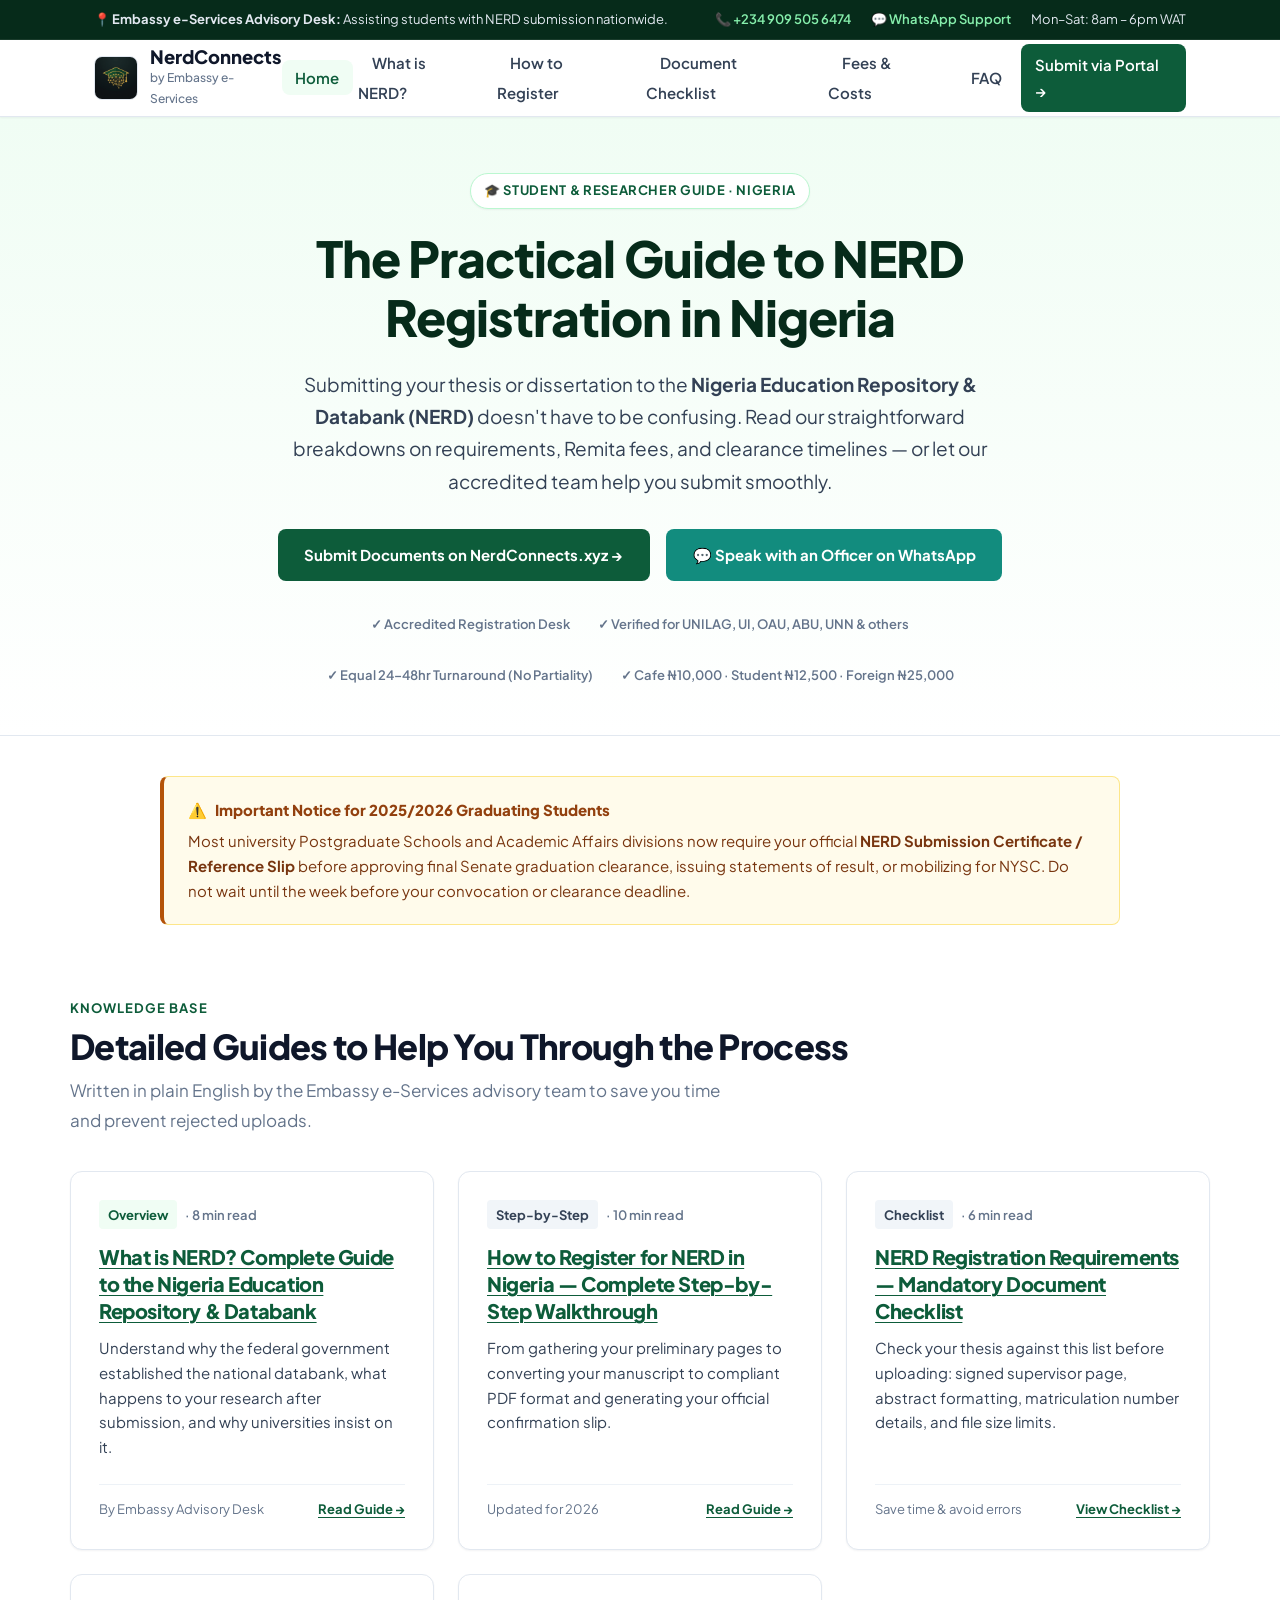
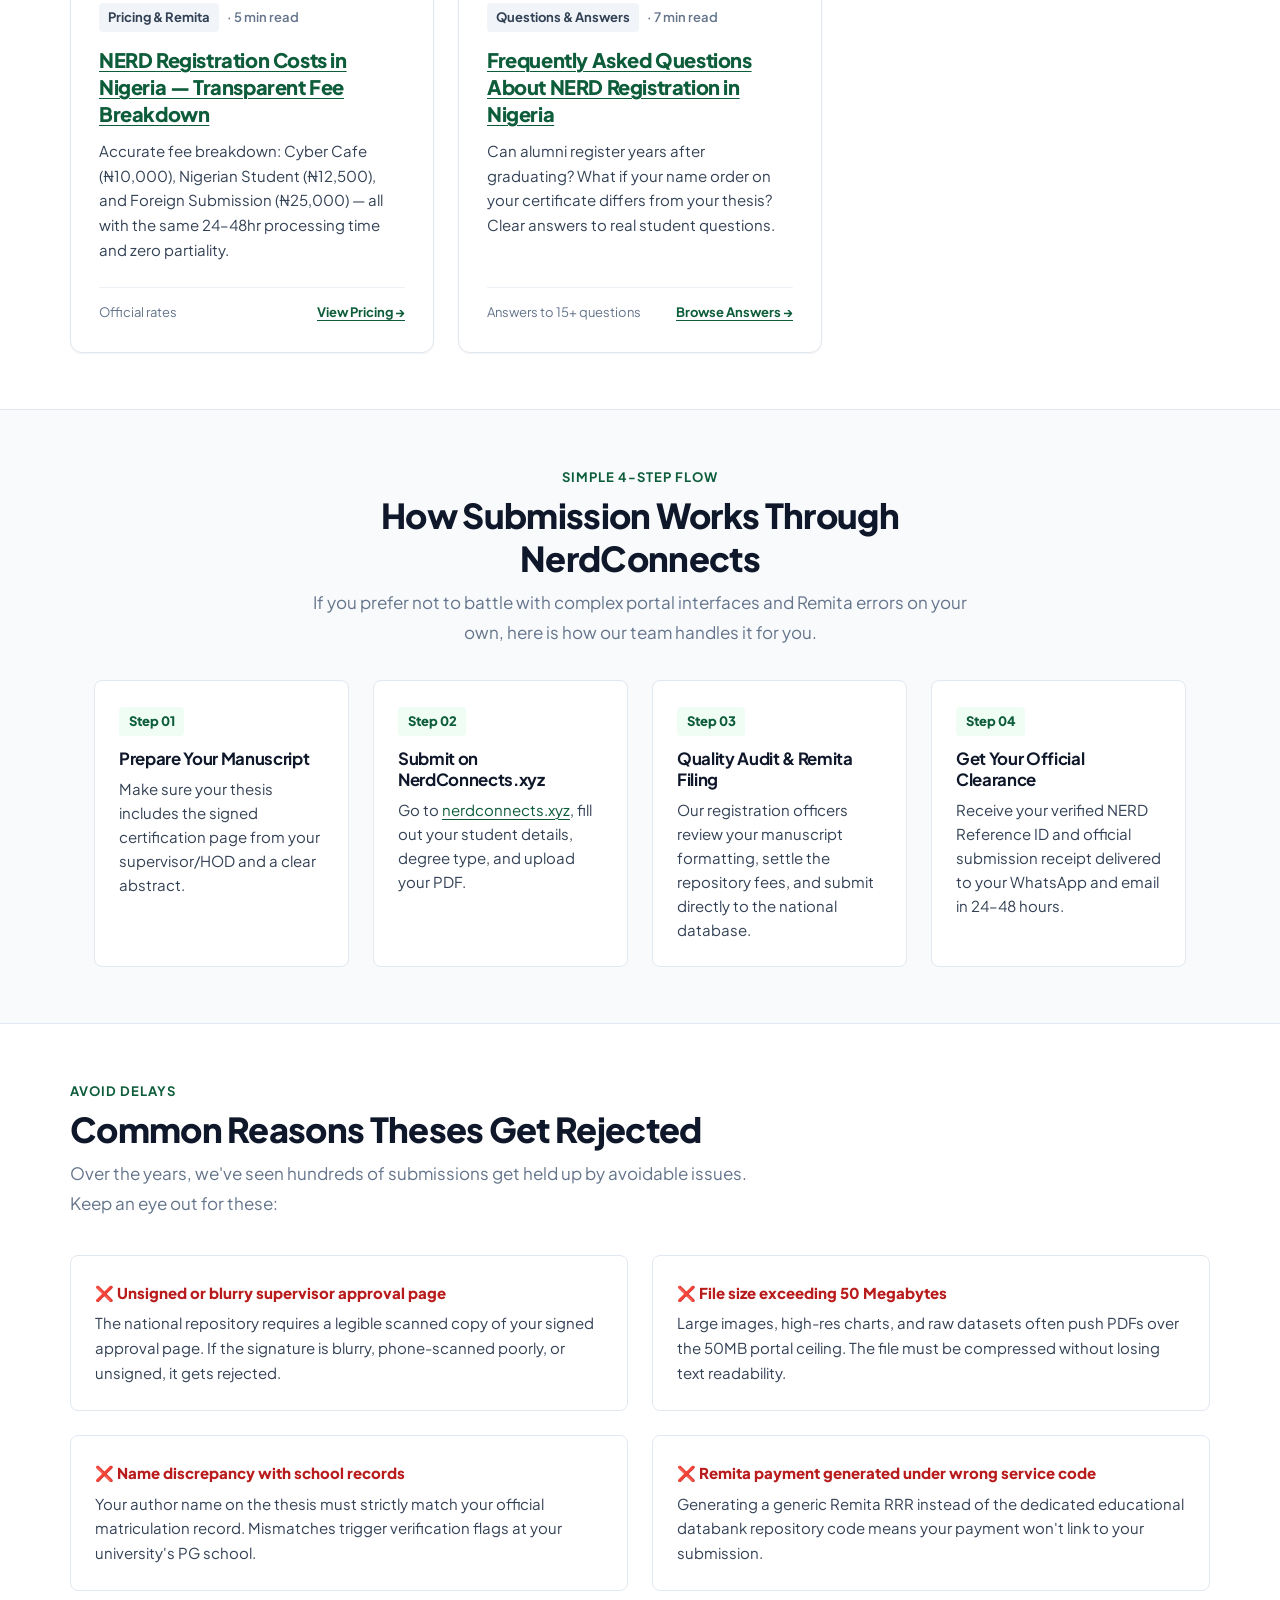
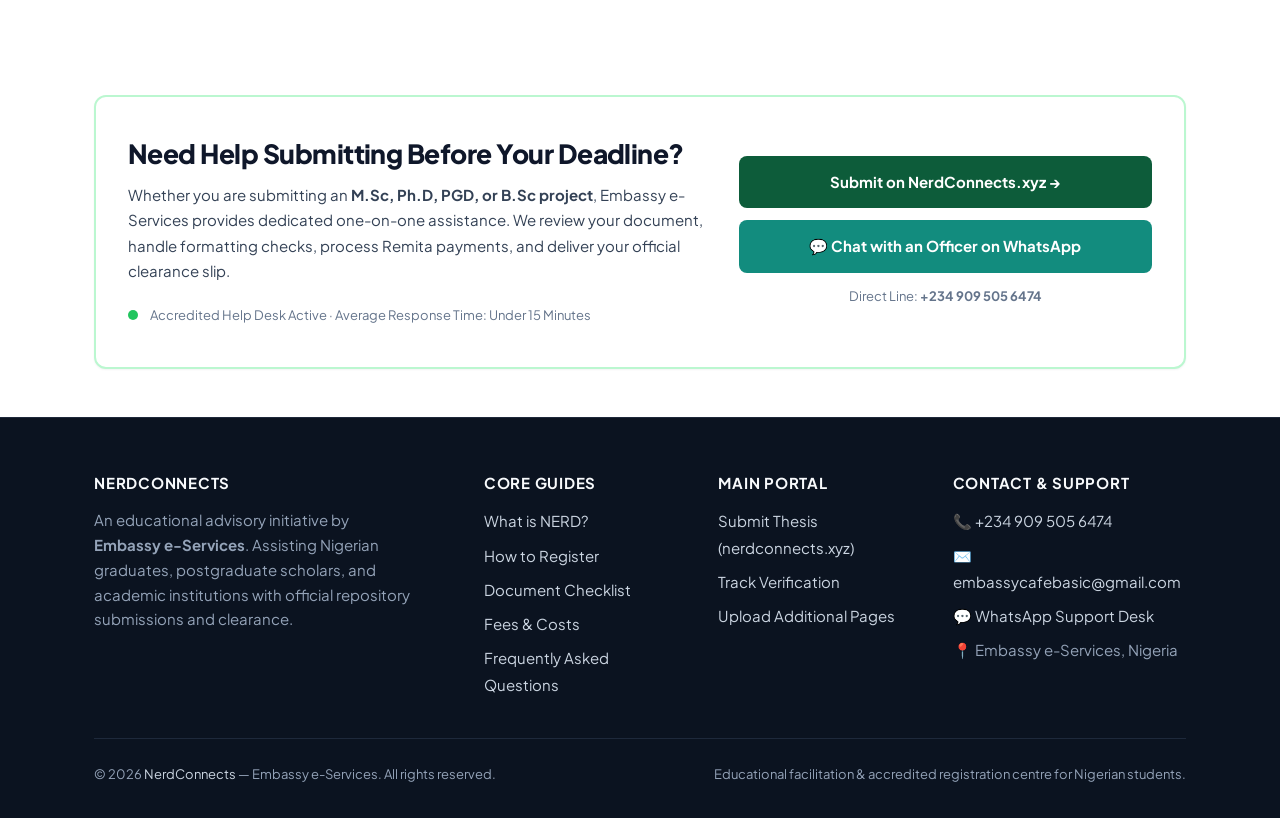
<file: index.html>
<!DOCTYPE html>
<html lang="en">
<head>
  <meta charset="UTF-8" />
  <meta name="viewport" content="width=device-width, initial-scale=1.0" />

  <!-- SEO Meta -->
  <title>NERD Registration Portal Nigeria 2026 — Requirements, Fees &amp; Steps | NerdConnects</title>
  <meta name="description" content="Official 2026 NERD registration guide in Nigeria. Calculate fees (₦10k Cafe, ₦12.5k Student, ₦25k Foreign), check document requirements, and register theses &amp; dissertations in 24–48hrs." />
  <meta name="keywords" content="NERD registration, NERD registration Nigeria, how to register for NERD, Nigeria Education Repository and Databank, NERD portal login, NERD cost Nigeria, NERD fee Remita, NERD certificate, NERD clearance slip, UNILAG NERD registration, UI NERD clearance, OAU NERD registration, ABU Zaria NERD, UNN NERD submission, FUTA NERD, LASU NERD, UNIBEN NERD, UNIPORT NERD, postgraduate NERD registration, foreign degree NERD registration, Embassy e-Services NERD" />
  <meta name="author" content="Embassy e-Services" />
  <meta name="robots" content="index, follow" />
  <link rel="canonical" href="https://portal.nerdconnects.xyz/" />

  <!-- Geo targeting -->
  <meta name="geo.region" content="NG" />
  <meta name="geo.placename" content="Nigeria" />

  <!-- Open Graph -->
  <meta property="og:type" content="website" />
  <meta property="og:title" content="NERD Registration Guide Nigeria — NerdConnects" />
  <meta property="og:description" content="Step-by-step guidance on NERD registration in Nigeria. Requirements, fees, and submission support by Embassy e-Services." />
  <meta property="og:url" content="https://portal.nerdconnects.xyz/" />
  <meta property="og:site_name" content="NerdConnects" />
  <meta property="og:locale" content="en_NG" />

  <!-- Twitter Card -->
  <meta name="twitter:card" content="summary_large_image" />
  <meta name="twitter:title" content="NERD Registration Guide Nigeria — NerdConnects" />
  <meta name="twitter:description" content="Practical guidance for Nigerian postgraduate and final year students submitting to the NERD databank." />
  <!-- Standard Favicons & Touch Icons (Google SEO & Mobile PWA) -->
  <link rel="icon" type="image/x-icon" href="/favicon.ico" />
  <link rel="icon" type="image/png" sizes="16x16" href="/favicon-16x16.png" />
  <link rel="icon" type="image/png" sizes="32x32" href="/favicon-32x32.png" />
  <link rel="icon" type="image/png" sizes="48x48" href="/favicon-48x48.png" />
  <link rel="apple-touch-icon" sizes="180x180" href="/apple-touch-icon.png" />
  <link rel="manifest" href="/site.webmanifest" />
  <meta name="msapplication-TileColor" content="#030712" />
  <meta name="theme-color" content="#030712" />

  <!-- Open Graph & Twitter Social Share Previews (WhatsApp, X, LinkedIn) -->
  <meta property="og:image" content="https://portal.nerdconnects.xyz/og-image.jpg" />
  <meta property="og:image:secure_url" content="https://portal.nerdconnects.xyz/og-image.jpg" />
  <meta property="og:image:type" content="image/jpeg" />
  <meta property="og:image:width" content="1200" />
  <meta property="og:image:height" content="630" />
  <meta property="og:image:alt" content="NerdConnects — Official NERD Registration Guide Nigeria" />
  <meta name="twitter:image" content="https://portal.nerdconnects.xyz/og-image.jpg" />
  <meta name="twitter:image:alt" content="NerdConnects — Official NERD Registration Guide Nigeria" />

  <!-- Typography: Plus Jakarta Sans -->
  <link rel="preconnect" href="https://fonts.googleapis.com" />
  <link rel="preconnect" href="https://fonts.gstatic.com" crossorigin />
  <link href="https://fonts.googleapis.com/css2?family=Plus+Jakarta+Sans:wght@400;500;600;700;800&family=Lora:ital,wght@0,500;0,600;1,400&display=swap" rel="stylesheet" />

  <!-- Stylesheet -->
  <link rel="stylesheet" href="styles.css" />

  <!-- Structured Data: WebSite -->
  <script type="application/ld+json">
  {
    "@context": "https://schema.org",
    "@type": "WebSite",
    "name": "NerdConnects",
    "url": "https://portal.nerdconnects.xyz",
    "description": "Educational resource and guidance on NERD registration in Nigeria",
    "publisher": {
      "@type": "Organization",
      "name": "Embassy e-Services",
      "url": "https://nerdconnects.xyz"
    }
  }
  </script>

  <!-- Structured Data: FAQPage for Google Rich Results -->
  <script type="application/ld+json">
  {
    "@context": "https://schema.org",
    "@type": "FAQPage",
    "mainEntity": [
      {
        "@type": "Question",
        "name": "How much does NERD registration cost in Nigeria?",
        "acceptedAnswer": {
          "@type": "Answer",
          "text": "Official NERD registration through NerdConnects has 3 transparent tiers: ₦10,000 for Cyber Cafe and partner agents, ₦12,500 for Nigerian Students (B.Sc, M.Sc, Ph.D), and ₦25,000 for Foreign Degree Submissions. All tiers receive the exact same 24–48 hour turnaround with zero partiality."
        }
      },
      {
        "@type": "Question",
        "name": "How do I register for NERD in Nigeria?",
        "acceptedAnswer": {
          "@type": "Answer",
          "text": "To register for NERD, prepare your thesis PDF (<50MB) with signed supervisor certification page, visit nerdconnects.xyz, fill in your matriculation and academic details, make payment via direct transfer or online gateway, and receive your official NERD clearance certificate within 24–48 hours."
        }
      },
      {
        "@type": "Question",
        "name": "Is NERD registration compulsory for Nigerian university graduation?",
        "acceptedAnswer": {
          "@type": "Answer",
          "text": "Yes. Most Nigerian university Postgraduate Schools (such as UNILAG, UI, OAU, ABU, UNN, FUTA, and UNIBEN) and undergraduate faculties mandate an official NERD Submission Slip or Clearance Certificate prior to approving final Senate graduation clearance, statement of results, or NYSC mobilization."
        }
      },
      {
        "@type": "Question",
        "name": "How long does NERD registration take to be approved?",
        "acceptedAnswer": {
          "@type": "Answer",
          "text": "With NerdConnects, verified submissions are audited and completed within 24–48 hours across all tiers with zero partiality."
        }
      }
    ]
  }
  </script>
</head>
<body>

  <!-- ═══ TOP HUMAN NOTICE BAR ═══ -->
  <aside class="top-notice-bar" aria-label="Support desk contact">
    <div class="container top-notice-bar__inner">
      <div>
        📍 <strong>Embassy e-Services Advisory Desk:</strong> Assisting students with NERD submission nationwide.
      </div>
      <div class="top-notice-bar__contact">
        <span>📞 <a href="tel:+2349095056474">+234 909 505 6474</a></span>
        <span>💬 <a href="https://wa.me/2349095056474?text=Hello%20Embassy%20e-Services%2C%20I%20need%20guidance%20with%20my%20NERD%20registration" target="_blank" rel="noopener">WhatsApp Support</a></span>
        <span>Mon–Sat: 8am – 6pm WAT</span>
      </div>
    </div>
  </aside>

  <!-- ═══ NAVBAR ═══ -->
  <nav class="navbar" id="navbar">
    <div class="container navbar__inner">
      <a href="index.html" class="navbar__brand" id="brand-link">
        <img src="logo.jpg" alt="NerdConnects Logo" class="navbar__logo" width="44" height="44" />
        <div>
          <span class="navbar__brand-title">NerdConnects</span>
          <span class="navbar__brand-subtitle">by Embassy e-Services</span>
        </div>
      </a>

      <ul class="navbar__links" id="nav-links">
        <li><a href="index.html" class="active">Home</a></li>
        <li><a href="what-is-nerd.html">What is NERD?</a></li>
        <li><a href="how-to-register-for-nerd.html">How to Register</a></li>
        <li><a href="nerd-requirements.html">Document Checklist</a></li>
        <li><a href="nerd-cost.html">Fees &amp; Costs</a></li>
        <li><a href="nerd-faq.html">FAQ</a></li>
        <li><a href="https://nerdconnects.xyz" class="navbar__cta" target="_blank" rel="noopener">Submit via Portal →</a></li>
      </ul>

      <button class="navbar__toggle" id="nav-toggle" aria-label="Open menu" aria-expanded="false">
        <span></span><span></span><span></span>
      </button>
    </div>
  </nav>

  <!-- ═══ HERO SECTION ═══ -->
  <header class="hero">
    <div class="container hero__inner">
      <div class="hero__tag">
        🎓 Student &amp; Researcher Guide · Nigeria
      </div>
      
      <h1 class="hero__title">
        The Practical Guide to NERD Registration in Nigeria
      </h1>
      
      <p class="hero__lead">
        Submitting your thesis or dissertation to the <strong>Nigeria Education Repository &amp; Databank (NERD)</strong> doesn't have to be confusing. Read our straightforward breakdowns on requirements, Remita fees, and clearance timelines — or let our accredited team help you submit smoothly.
      </p>

      <div class="hero__actions">
        <a href="https://nerdconnects.xyz" class="btn btn--primary" target="_blank" rel="noopener">
          Submit Documents on NerdConnects.xyz →
        </a>
        <a href="https://wa.me/2349095056474?text=Hello%2C%20I%20have%20questions%20about%20my%20NERD%20thesis%20submission" class="btn btn--whatsapp" target="_blank" rel="noopener">
          💬 Speak with an Officer on WhatsApp
        </a>
      </div>

      <div class="trust-strip">
        <span class="trust-item">✓ Accredited Registration Desk</span>
        <span class="trust-item">✓ Verified for UNILAG, UI, OAU, ABU, UNN &amp; others</span>
        <span class="trust-item">✓ Equal 24–48hr Turnaround (No Partiality)</span>
        <span class="trust-item">✓ Cafe ₦10,000 · Student ₦12,500 · Foreign ₦25,000</span>
      </div>
    </div>
  </header>

  <!-- ═══ REAL ADVISORY ALERT BOX ═══ -->
  <div class="container">
    <div class="advisory-card">
      <div class="advisory-card__header">
        <span>⚠️</span> Important Notice for 2025/2026 Graduating Students
      </div>
      <p class="advisory-card__text">
        Most university Postgraduate Schools and Academic Affairs divisions now require your official <strong>NERD Submission Certificate / Reference Slip</strong> before approving final Senate graduation clearance, issuing statements of result, or mobilizing for NYSC. Do not wait until the week before your convocation or clearance deadline.
      </p>
    </div>
  </div>

  <!-- ═══ ARTICLE GUIDES SECTION ═══ -->
  <main class="guides-section container" id="guides">
    <div class="section-title-wrap">
      <div class="section-kicker">Knowledge Base</div>
      <h2 class="section-heading">Detailed Guides to Help You Through the Process</h2>
      <p class="section-desc">
        Written in plain English by the Embassy e-Services advisory team to save you time and prevent rejected uploads.
      </p>
    </div>

    <div class="guides-grid">

      <!-- Guide 1 -->
      <article class="guide-card">
        <div class="guide-card__meta">
          <span class="guide-card__category guide-card__category--green">Overview</span>
          <span>· 8 min read</span>
        </div>
        <h3 class="guide-card__title">
          <a href="what-is-nerd.html">What is NERD? Complete Guide to the Nigeria Education Repository &amp; Databank</a>
        </h3>
        <p class="guide-card__excerpt">
          Understand why the federal government established the national databank, what happens to your research after submission, and why universities insist on it.
        </p>
        <div class="guide-card__footer">
          <span>By Embassy Advisory Desk</span>
          <a href="what-is-nerd.html" class="guide-card__link">Read Guide →</a>
        </div>
      </article>

      <!-- Guide 2 -->
      <article class="guide-card">
        <div class="guide-card__meta">
          <span class="guide-card__category">Step-by-Step</span>
          <span>· 10 min read</span>
        </div>
        <h3 class="guide-card__title">
          <a href="how-to-register-for-nerd.html">How to Register for NERD in Nigeria — Complete Step-by-Step Walkthrough</a>
        </h3>
        <p class="guide-card__excerpt">
          From gathering your preliminary pages to converting your manuscript to compliant PDF format and generating your official confirmation slip.
        </p>
        <div class="guide-card__footer">
          <span>Updated for 2026</span>
          <a href="how-to-register-for-nerd.html" class="guide-card__link">Read Guide →</a>
        </div>
      </article>

      <!-- Guide 3 -->
      <article class="guide-card">
        <div class="guide-card__meta">
          <span class="guide-card__category">Checklist</span>
          <span>· 6 min read</span>
        </div>
        <h3 class="guide-card__title">
          <a href="nerd-requirements.html">NERD Registration Requirements — Mandatory Document Checklist</a>
        </h3>
        <p class="guide-card__excerpt">
          Check your thesis against this list before uploading: signed supervisor page, abstract formatting, matriculation number details, and file size limits.
        </p>
        <div class="guide-card__footer">
          <span>Save time &amp; avoid errors</span>
          <a href="nerd-requirements.html" class="guide-card__link">View Checklist →</a>
        </div>
      </article>

      <!-- Guide 4 -->
      <article class="guide-card">
        <div class="guide-card__meta">
          <span class="guide-card__category">Pricing &amp; Remita</span>
          <span>· 5 min read</span>
        </div>
        <h3 class="guide-card__title">
          <a href="nerd-cost.html">NERD Registration Costs in Nigeria — Transparent Fee Breakdown</a>
        </h3>
        <p class="guide-card__excerpt">
          Accurate fee breakdown: Cyber Cafe (₦10,000), Nigerian Student (₦12,500), and Foreign Submission (₦25,000) — all with the same 24–48hr processing time and zero partiality.
        </p>
        <div class="guide-card__footer">
          <span>Official rates</span>
          <a href="nerd-cost.html" class="guide-card__link">View Pricing →</a>
        </div>
      </article>

      <!-- Guide 5 -->
      <article class="guide-card">
        <div class="guide-card__meta">
          <span class="guide-card__category">Questions &amp; Answers</span>
          <span>· 7 min read</span>
        </div>
        <h3 class="guide-card__title">
          <a href="nerd-faq.html">Frequently Asked Questions About NERD Registration in Nigeria</a>
        </h3>
        <p class="guide-card__excerpt">
          Can alumni register years after graduating? What if your name order on your certificate differs from your thesis? Clear answers to real student questions.
        </p>
        <div class="guide-card__footer">
          <span>Answers to 15+ questions</span>
          <a href="nerd-faq.html" class="guide-card__link">Browse Answers →</a>
        </div>
      </article>

    </div>
  </main>

  <!-- ═══ HOW IT WORKS (SIMPLE & HONEST) ═══ -->
  <section class="process-section">
    <div class="container">
      <div class="section-title-wrap" style="text-align: center; max-width: 700px; margin: 0 auto 2rem;">
        <div class="section-kicker">Simple 4-Step Flow</div>
        <h2 class="section-heading">How Submission Works Through NerdConnects</h2>
        <p class="section-desc" style="margin: 0 auto;">
          If you prefer not to battle with complex portal interfaces and Remita errors on your own, here is how our team handles it for you.
        </p>
      </div>

      <div class="process-grid">
        <div class="process-step">
          <span class="process-step__number">Step 01</span>
          <h4 class="process-step__title">Prepare Your Manuscript</h4>
          <p class="process-step__text">
            Make sure your thesis includes the signed certification page from your supervisor/HOD and a clear abstract.
          </p>
        </div>

        <div class="process-step">
          <span class="process-step__number">Step 02</span>
          <h4 class="process-step__title">Submit on NerdConnects.xyz</h4>
          <p class="process-step__text">
            Go to <a href="https://nerdconnects.xyz" target="_blank" rel="noopener">nerdconnects.xyz</a>, fill out your student details, degree type, and upload your PDF.
          </p>
        </div>

        <div class="process-step">
          <span class="process-step__number">Step 03</span>
          <h4 class="process-step__title">Quality Audit &amp; Remita Filing</h4>
          <p class="process-step__text">
            Our registration officers review your manuscript formatting, settle the repository fees, and submit directly to the national database.
          </p>
        </div>

        <div class="process-step">
          <span class="process-step__number">Step 04</span>
          <h4 class="process-step__title">Get Your Official Clearance</h4>
          <p class="process-step__text">
            Receive your verified NERD Reference ID and official submission receipt delivered to your WhatsApp and email in 24–48 hours.
          </p>
        </div>
      </div>
    </div>
  </section>

  <!-- ═══ COMMON STUDENT PITFALLS ═══ -->
  <section class="pitfalls-section container">
    <div class="section-title-wrap">
      <div class="section-kicker">Avoid Delays</div>
      <h2 class="section-heading">Common Reasons Theses Get Rejected</h2>
      <p class="section-desc">
        Over the years, we've seen hundreds of submissions get held up by avoidable issues. Keep an eye out for these:
      </p>
    </div>

    <div class="pitfall-box-grid">
      <div class="pitfall-item">
        <div class="pitfall-item__issue">❌ Unsigned or blurry supervisor approval page</div>
        <p class="pitfall-item__solution">
          The national repository requires a legible scanned copy of your signed approval page. If the signature is blurry, phone-scanned poorly, or unsigned, it gets rejected.
        </p>
      </div>

      <div class="pitfall-item">
        <div class="pitfall-item__issue">❌ File size exceeding 50 Megabytes</div>
        <p class="pitfall-item__solution">
          Large images, high-res charts, and raw datasets often push PDFs over the 50MB portal ceiling. The file must be compressed without losing text readability.
        </p>
      </div>

      <div class="pitfall-item">
        <div class="pitfall-item__issue">❌ Name discrepancy with school records</div>
        <p class="pitfall-item__solution">
          Your author name on the thesis must strictly match your official matriculation record. Mismatches trigger verification flags at your university's PG school.
        </p>
      </div>

      <div class="pitfall-item">
        <div class="pitfall-item__issue">❌ Remita payment generated under wrong service code</div>
        <p class="pitfall-item__solution">
          Generating a generic Remita RRR instead of the dedicated educational databank repository code means your payment won't link to your submission.
        </p>
      </div>
    </div>
  </section>

  <!-- ═══ HUMAN ADVISORY DESK BOX ═══ -->
  <div class="container">
    <div class="human-desk">
      <div>
        <h3 class="human-desk__title">Need Help Submitting Before Your Deadline?</h3>
        <p class="human-desk__desc">
          Whether you are submitting an <strong>M.Sc, Ph.D, PGD, or B.Sc project</strong>, Embassy e-Services provides dedicated one-on-one assistance. We review your document, handle formatting checks, process Remita payments, and deliver your official clearance slip.
        </p>
        <div class="officer-badge">
          <span class="officer-dot"></span>
          <span>Accredited Help Desk Active · Average Response Time: Under 15 Minutes</span>
        </div>
      </div>

      <div class="human-desk__actions">
        <a href="https://nerdconnects.xyz" class="btn btn--primary" target="_blank" rel="noopener">
          Submit on NerdConnects.xyz →
        </a>
        <a href="https://wa.me/2349095056474?text=Hello%20Embassy%20e-Services%2C%20I%20need%20help%20with%20my%20NERD%20thesis%20submission" class="btn btn--whatsapp" target="_blank" rel="noopener">
          💬 Chat with an Officer on WhatsApp
        </a>
        <div class="human-desk__contact-info">
          Direct Line: <strong>+234 909 505 6474</strong>
        </div>
      </div>
    </div>
  </div>

  <!-- ═══ FOOTER ═══ -->
  <footer class="footer">
    <div class="container">
      <div class="footer__grid">
        <div>
          <h4>NerdConnects</h4>
          <p class="footer__brand-p">
            An educational advisory initiative by <strong>Embassy e-Services</strong>. Assisting Nigerian graduates, postgraduate scholars, and academic institutions with official repository submissions and clearance.
          </p>
        </div>

        <div>
          <h4>Core Guides</h4>
          <ul class="footer__list">
            <li><a href="what-is-nerd.html">What is NERD?</a></li>
            <li><a href="how-to-register-for-nerd.html">How to Register</a></li>
            <li><a href="nerd-requirements.html">Document Checklist</a></li>
            <li><a href="nerd-cost.html">Fees &amp; Costs</a></li>
            <li><a href="nerd-faq.html">Frequently Asked Questions</a></li>
          </ul>
        </div>

        <div>
          <h4>Main Portal</h4>
          <ul class="footer__list">
            <li><a href="https://nerdconnects.xyz" target="_blank" rel="noopener">Submit Thesis (nerdconnects.xyz)</a></li>
            <li><a href="https://nerdconnects.xyz" target="_blank" rel="noopener">Track Verification</a></li>
            <li><a href="https://nerdconnects.xyz" target="_blank" rel="noopener">Upload Additional Pages</a></li>
          </ul>
        </div>

        <div>
          <h4>Contact &amp; Support</h4>
          <ul class="footer__list">
            <li>📞 <a href="tel:+2349095056474">+234 909 505 6474</a></li>
            <li>✉️ <a href="mailto:embassycafebasic@gmail.com">embassycafebasic@gmail.com</a></li>
            <li>💬 <a href="https://wa.me/2349095056474" target="_blank" rel="noopener">WhatsApp Support Desk</a></li>
            <li>📍 Embassy e-Services, Nigeria</li>
          </ul>
        </div>
      </div>

      <div class="footer__bottom">
        <div>&copy; 2026 <a href="https://nerdconnects.xyz" target="_blank" rel="noopener">NerdConnects</a> — Embassy e-Services. All rights reserved.</div>
        <div>Educational facilitation &amp; accredited registration centre for Nigerian students.</div>
      </div>
    </div>
  </footer>

  <script src="script.js"></script>
</body>
</html>
</file>
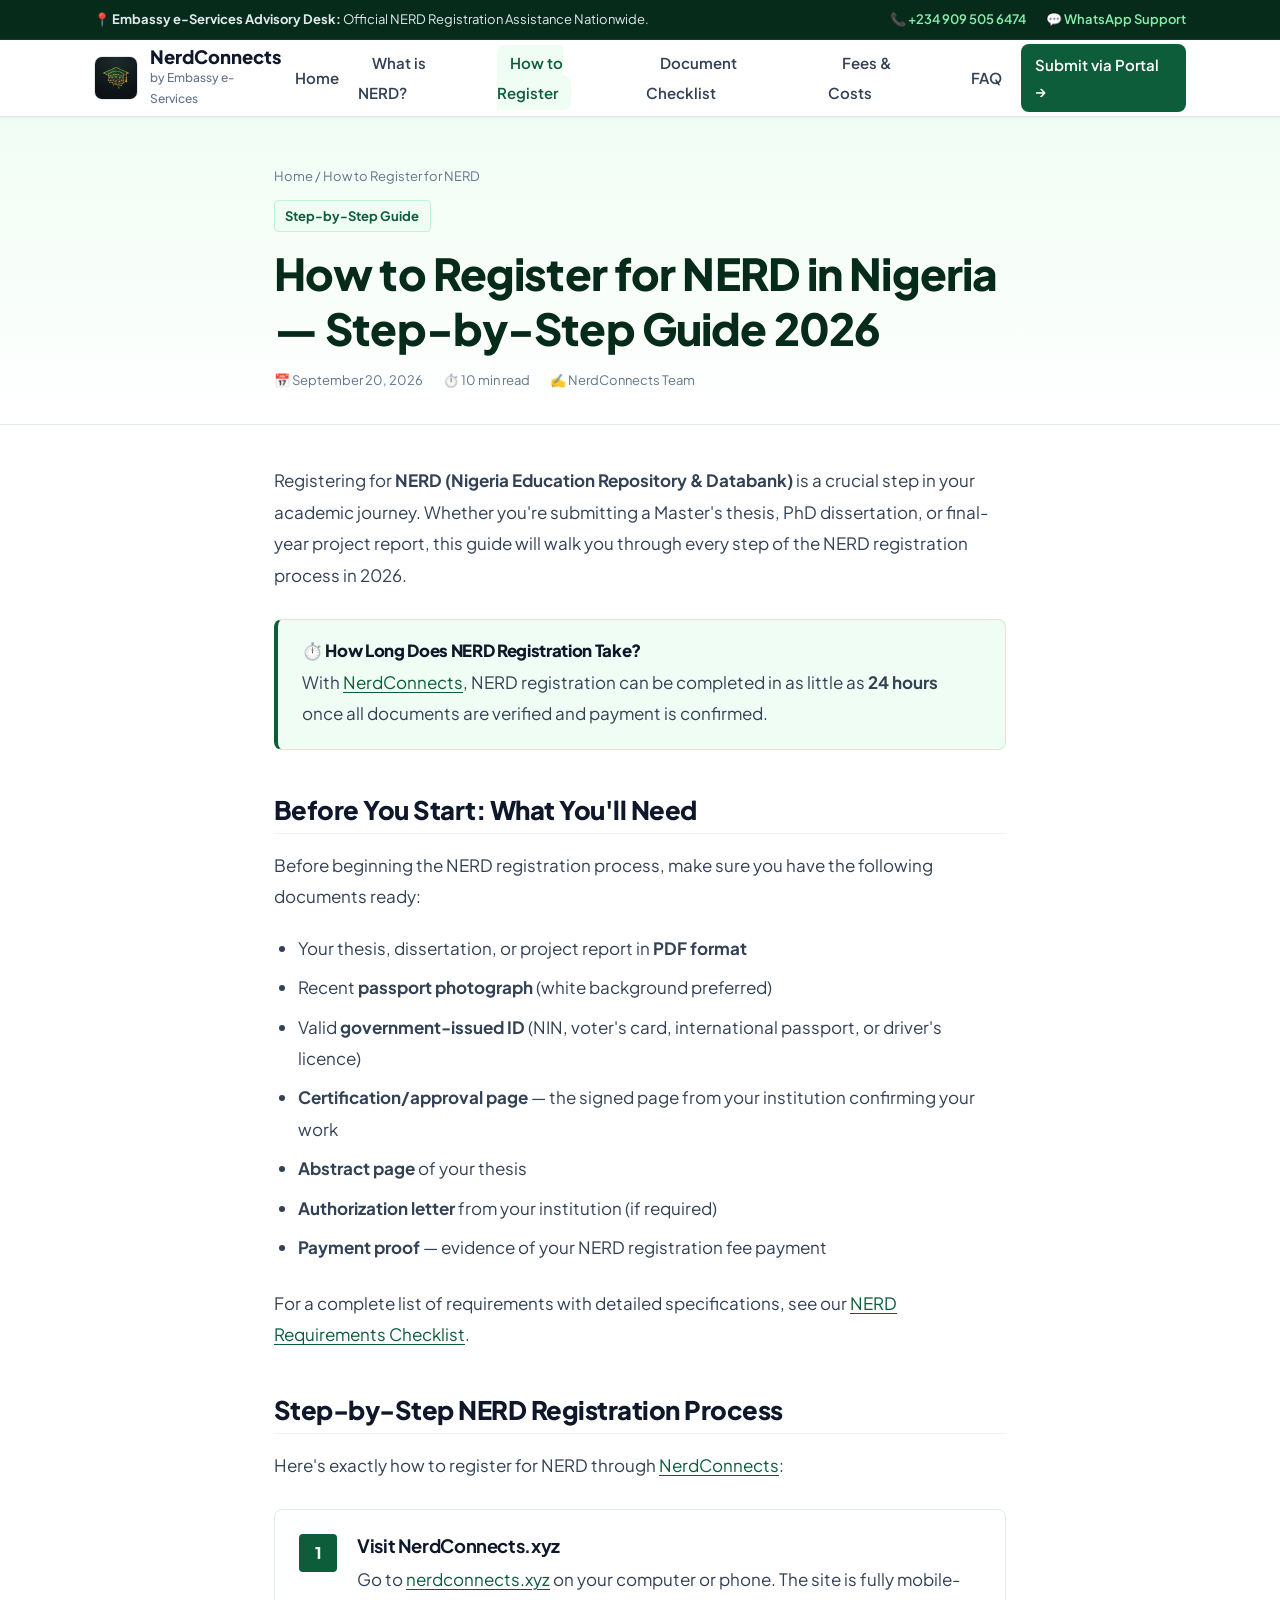
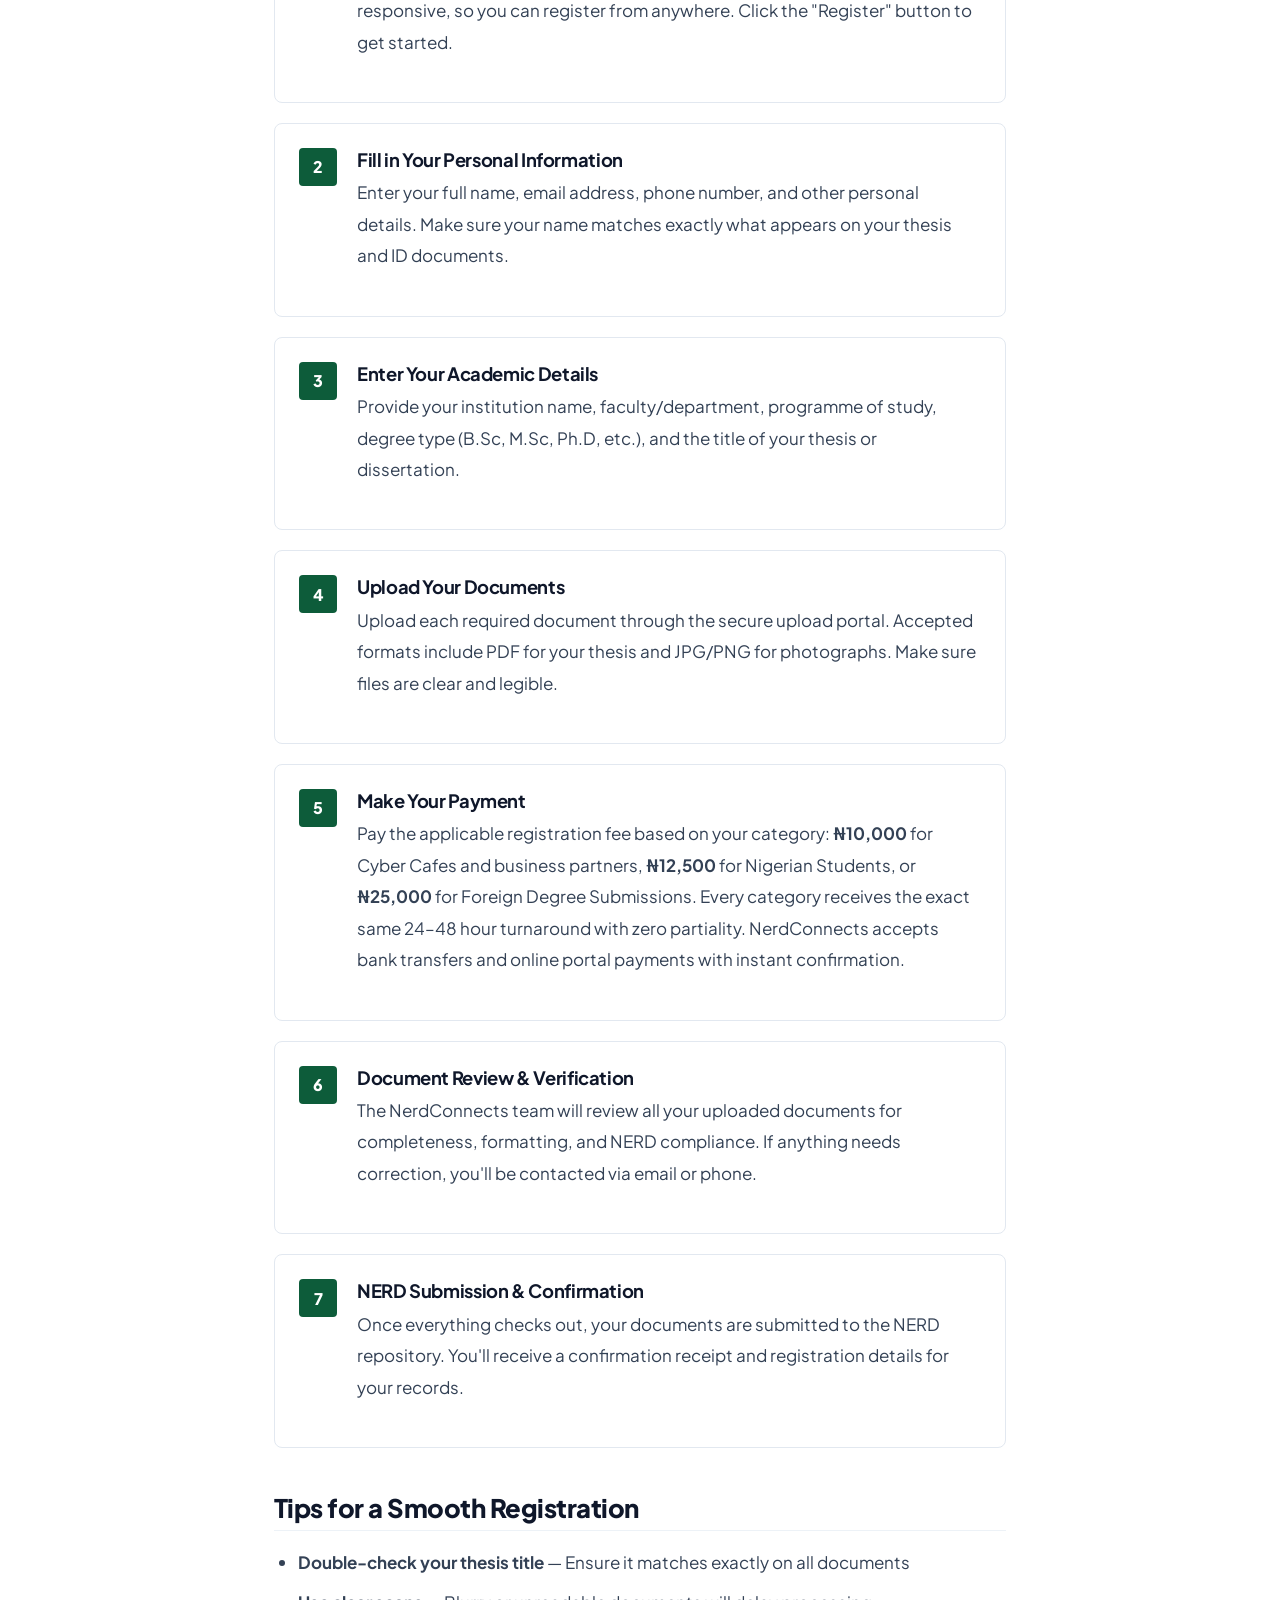
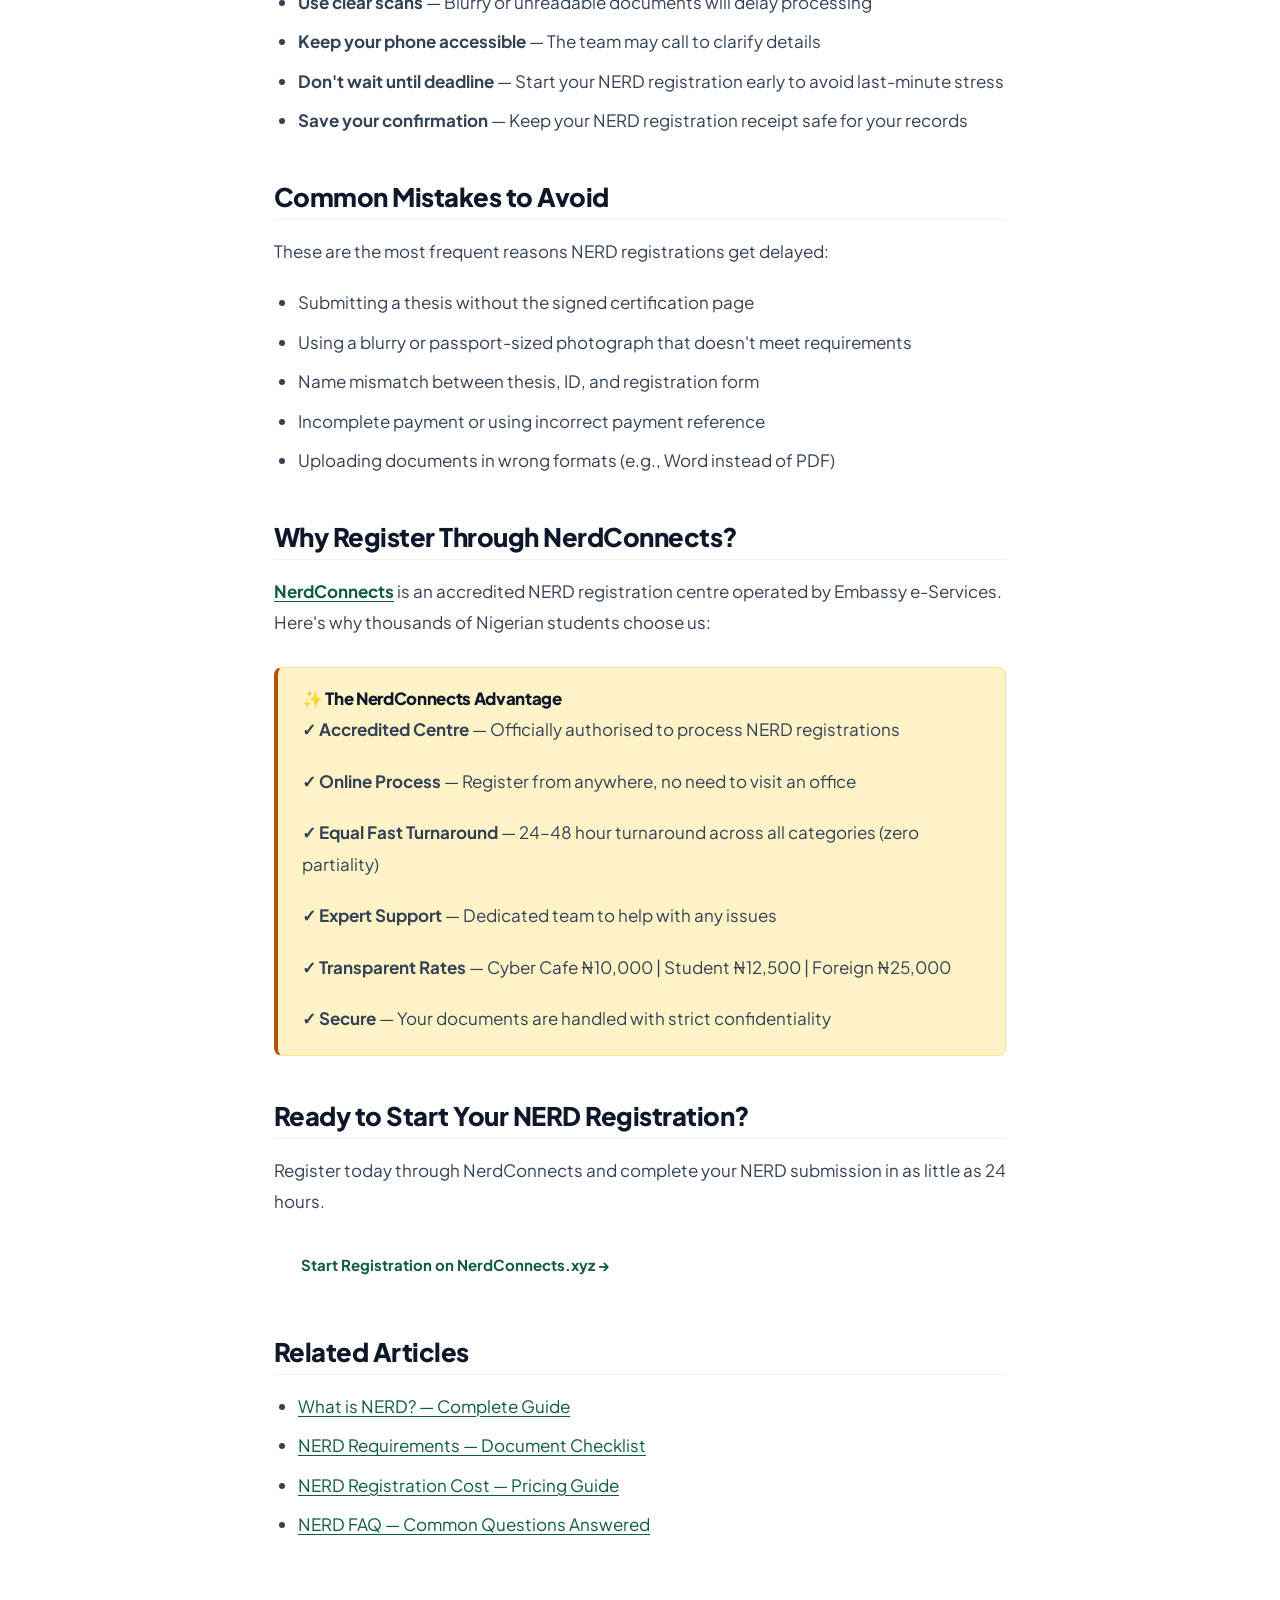
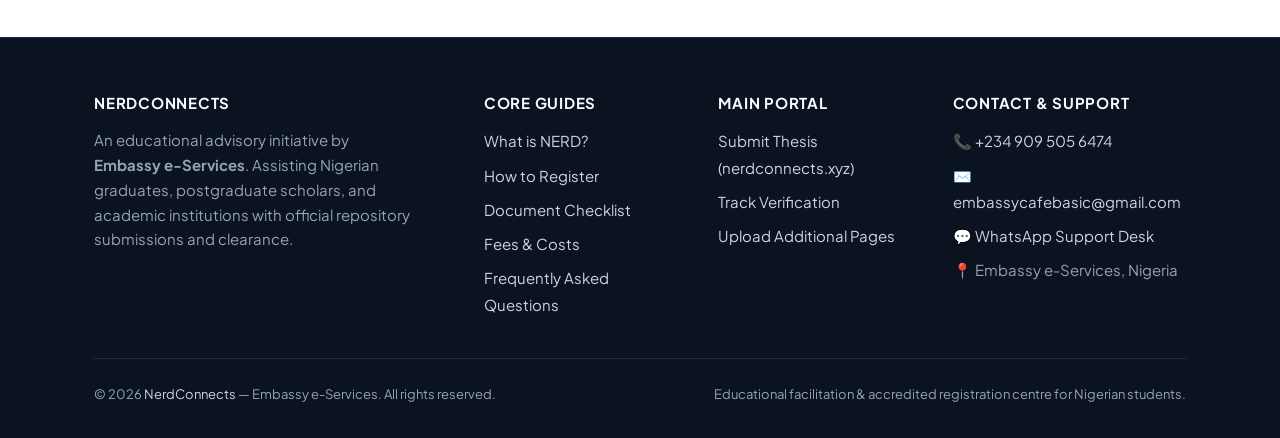
<file: how-to-register-for-nerd.html>
<!DOCTYPE html>
<html lang="en" data-theme="dark">
<head>
  <meta charset="UTF-8" />
  <meta name="viewport" content="width=device-width, initial-scale=1.0" />

  <title>How to Register for NERD in Nigeria — Step-by-Step Guide 2026 | NerdConnects</title>
  <meta name="description" content="Step-by-step guide on how to register for NERD in Nigeria. Learn the complete NERD registration process, from document preparation to submission through NerdConnects." />
  <meta name="keywords" content="how to register for NERD, NERD registration process, NERD registration Nigeria, register NERD online, NERD submission process, how to submit thesis NERD" />
  <meta name="author" content="Embassy e-Services" />
  <meta name="robots" content="index, follow" />
  <link rel="canonical" href="https://portal.nerdconnects.xyz/how-to-register-for-nerd.html" />

  <meta name="geo.region" content="NG" />
  <meta name="geo.placename" content="Nigeria" />

  <meta property="og:type" content="article" />
  <meta property="og:title" content="How to Register for NERD in Nigeria — Step-by-Step Guide 2026" />
  <meta property="og:description" content="Complete walkthrough of the NERD registration process in Nigeria. Every step explained clearly." />
  <meta property="og:url" content="https://portal.nerdconnects.xyz/how-to-register-for-nerd.html" />
  <meta property="og:site_name" content="NerdConnects Blog" />
  <meta property="og:locale" content="en_NG" />
  <meta property="article:published_time" content="2026-09-20" />
  <meta property="article:author" content="NerdConnects" />
  <meta property="article:section" content="Education" />

  <meta name="twitter:card" content="summary_large_image" />
  <meta name="twitter:title" content="How to Register for NERD in Nigeria — Step-by-Step Guide 2026" />
  <meta name="twitter:description" content="Complete NERD registration walkthrough. Every step from documents to submission." />
  <!-- Standard Favicons & Touch Icons (Google SEO & Mobile PWA) -->
  <link rel="icon" type="image/x-icon" href="/favicon.ico" />
  <link rel="icon" type="image/png" sizes="16x16" href="/favicon-16x16.png" />
  <link rel="icon" type="image/png" sizes="32x32" href="/favicon-32x32.png" />
  <link rel="icon" type="image/png" sizes="48x48" href="/favicon-48x48.png" />
  <link rel="apple-touch-icon" sizes="180x180" href="/apple-touch-icon.png" />
  <link rel="manifest" href="/site.webmanifest" />
  <meta name="msapplication-TileColor" content="#030712" />
  <meta name="theme-color" content="#030712" />

  <!-- Open Graph & Twitter Social Share Previews (WhatsApp, X, LinkedIn) -->
  <meta property="og:image" content="https://portal.nerdconnects.xyz/og-image.jpg" />
  <meta property="og:image:secure_url" content="https://portal.nerdconnects.xyz/og-image.jpg" />
  <meta property="og:image:type" content="image/jpeg" />
  <meta property="og:image:width" content="1200" />
  <meta property="og:image:height" content="630" />
  <meta property="og:image:alt" content="NerdConnects — Official NERD Registration Guide Nigeria" />
  <meta name="twitter:image" content="https://portal.nerdconnects.xyz/og-image.jpg" />
  <meta name="twitter:image:alt" content="NerdConnects — Official NERD Registration Guide Nigeria" />

  <link rel="preconnect" href="https://fonts.googleapis.com" />
  <link rel="preconnect" href="https://fonts.gstatic.com" crossorigin />
  <link href="https://fonts.googleapis.com/css2?family=Plus+Jakarta+Sans:wght@400;500;600;700;800;900&family=Inter:wght@400;500;600;700;800&display=swap" rel="stylesheet" />
  <link rel="stylesheet" href="styles.css" />

  <script type="application/ld+json">
  {
    "@context": "https://schema.org",
    "@type": "HowTo",
    "name": "How to Register for NERD in Nigeria",
    "description": "Step-by-step guide on how to register for NERD (Nigeria Education Repository & Databank) through NerdConnects.",
    "totalTime": "PT30M",
    "estimatedCost": {
      "@type": "MonetaryAmount",
      "currency": "NGN",
      "value": "10000"
    },
    "step": [
      {
        "@type": "HowToStep",
        "name": "Gather Your Documents",
        "text": "Collect your thesis or dissertation, passport photograph, valid government ID, certification/approval page, and authorization letter if applicable.",
        "position": 1
      },
      {
        "@type": "HowToStep",
        "name": "Visit NerdConnects",
        "text": "Go to nerdconnects.xyz and create your account to begin the NERD registration process.",
        "url": "https://nerdconnects.xyz",
        "position": 2
      },
      {
        "@type": "HowToStep",
        "name": "Fill in Your Details",
        "text": "Complete the registration form with your personal information, institution details, programme of study, and thesis title.",
        "position": 3
      },
      {
        "@type": "HowToStep",
        "name": "Upload Your Documents",
        "text": "Upload your thesis/dissertation in PDF format along with all supporting documents through the secure upload portal.",
        "position": 4
      },
      {
        "@type": "HowToStep",
        "name": "Make Payment",
        "text": "Pay the applicable fee for your category: ₦10,000 for cyber cafe partners, ₦12,500 for regular students, or ₦25,000 for foreign submissions. All receive equal 24–48 hour turnaround with no partiality.",
        "position": 5
      },
      {
        "@type": "HowToStep",
        "name": "Document Verification",
        "text": "The NerdConnects team reviews your documents for completeness, formatting, and NERD compliance.",
        "position": 6
      },
      {
        "@type": "HowToStep",
        "name": "Receive Confirmation",
        "text": "Once your documents are verified and submitted, you receive your NERD registration confirmation.",
        "position": 7
      }
    ]
  }
  </script>

  <script type="application/ld+json">
  {
    "@context": "https://schema.org",
    "@type": "BreadcrumbList",
    "itemListElement": [
      { "@type": "ListItem", "position": 1, "name": "Home", "item": "https://portal.nerdconnects.xyz/" },
      { "@type": "ListItem", "position": 2, "name": "How to Register for NERD", "item": "https://portal.nerdconnects.xyz/how-to-register-for-nerd.html" }
    ]
  }
  </script>
</head>
<body>

  <!-- Top Human Notice Bar -->
  <aside class="top-notice-bar" aria-label="Support desk contact">
    <div class="container top-notice-bar__inner">
      <div>
        📍 <strong>Embassy e-Services Advisory Desk:</strong> Official NERD Registration Assistance Nationwide.
      </div>
      <div class="top-notice-bar__contact">
        <span>📞 <a href="tel:+2349095056474">+234 909 505 6474</a></span>
        <span>💬 <a href="https://wa.me/2349095056474?text=Hello%20Embassy%20e-Services%2C%20I%20have%20questions%20about%20NERD" target="_blank" rel="noopener">WhatsApp Support</a></span>
      </div>
    </div>
  </aside>

  <!-- NAVBAR -->
  <nav class="navbar" id="navbar">
    <div class="container navbar__inner">
      <a href="index.html" class="navbar__brand">
        <img src="logo.jpg" alt="NerdConnects Logo" class="navbar__logo" width="44" height="44" />
        <div>
          <span class="navbar__brand-title">NerdConnects</span>
          <span class="navbar__brand-subtitle">by Embassy e-Services</span>
        </div>
      </a>
      <ul class="navbar__links" id="nav-links">
        <li><a href="index.html">Home</a></li>
        <li><a href="what-is-nerd.html">What is NERD?</a></li>
        <li><a href="how-to-register-for-nerd.html" class="active">How to Register</a></li>
        <li><a href="nerd-requirements.html">Document Checklist</a></li>
        <li><a href="nerd-cost.html">Fees &amp; Costs</a></li>
        <li><a href="nerd-faq.html">FAQ</a></li>
        <li><a href="https://nerdconnects.xyz" class="navbar__cta" target="_blank" rel="noopener">Submit via Portal →</a></li>
      </ul>
      <button class="navbar__toggle" id="nav-toggle" aria-label="Open menu" aria-expanded="false">
        <span></span><span></span><span></span>
      </button>
    </div>
  </nav>

  <!-- ARTICLE HERO -->
  <section class="article-hero">
    <div class="container container--narrow">
      <div class="article-hero__breadcrumb">
        <a href="index.html">Home</a> <span>/</span> <span>How to Register for NERD</span>
      </div>
      <span class="article-hero__tag">Step-by-Step Guide</span>
      <h1 class="article-hero__title">How to Register for NERD in Nigeria — Step-by-Step Guide 2026</h1>
      <div class="article-hero__meta">
        <span>📅 September 20, 2026</span>
        <span>⏱️ 10 min read</span>
        <span>✍️ NerdConnects Team</span>
      </div>
    </div>
  </section>

  <!-- ARTICLE CONTENT -->
  <article class="article-content">
    <div class="container container--narrow">

      <p>Registering for <strong>NERD (Nigeria Education Repository &amp; Databank)</strong> is a crucial step in your academic journey. Whether you're submitting a Master's thesis, PhD dissertation, or final-year project report, this guide will walk you through every step of the NERD registration process in 2026.</p>

      <div class="info-box info-box--green">
        <h4 class="info-box__title">⏱️ How Long Does NERD Registration Take?</h4>
        <p>With <a href="https://nerdconnects.xyz" target="_blank" rel="noopener">NerdConnects</a>, NERD registration can be completed in as little as <strong>24 hours</strong> once all documents are verified and payment is confirmed.</p>
      </div>

      <h2 id="before-you-start">Before You Start: What You'll Need</h2>
      <p>Before beginning the NERD registration process, make sure you have the following documents ready:</p>
      <ul class="checklist">
        <li>Your thesis, dissertation, or project report in <strong>PDF format</strong></li>
        <li>Recent <strong>passport photograph</strong> (white background preferred)</li>
        <li>Valid <strong>government-issued ID</strong> (NIN, voter's card, international passport, or driver's licence)</li>
        <li><strong>Certification/approval page</strong> — the signed page from your institution confirming your work</li>
        <li><strong>Abstract page</strong> of your thesis</li>
        <li><strong>Authorization letter</strong> from your institution (if required)</li>
        <li><strong>Payment proof</strong> — evidence of your NERD registration fee payment</li>
      </ul>

      <p>For a complete list of requirements with detailed specifications, see our <a href="nerd-requirements.html">NERD Requirements Checklist</a>.</p>

      <h2 id="step-by-step-guide">Step-by-Step NERD Registration Process</h2>
      <p>Here's exactly how to register for NERD through <a href="https://nerdconnects.xyz" target="_blank" rel="noopener">NerdConnects</a>:</p>

      <div class="steps">
        <div class="step animate-on-scroll">
          <div class="step__number">1</div>
          <div class="step__content">
            <h3>Visit NerdConnects.xyz</h3>
            <p>Go to <a href="https://nerdconnects.xyz" target="_blank" rel="noopener">nerdconnects.xyz</a> on your computer or phone. The site is fully mobile-responsive, so you can register from anywhere. Click the "Register" button to get started.</p>
          </div>
        </div>

        <div class="step animate-on-scroll">
          <div class="step__number">2</div>
          <div class="step__content">
            <h3>Fill in Your Personal Information</h3>
            <p>Enter your full name, email address, phone number, and other personal details. Make sure your name matches exactly what appears on your thesis and ID documents.</p>
          </div>
        </div>

        <div class="step animate-on-scroll">
          <div class="step__number">3</div>
          <div class="step__content">
            <h3>Enter Your Academic Details</h3>
            <p>Provide your institution name, faculty/department, programme of study, degree type (B.Sc, M.Sc, Ph.D, etc.), and the title of your thesis or dissertation.</p>
          </div>
        </div>

        <div class="step animate-on-scroll">
          <div class="step__number">4</div>
          <div class="step__content">
            <h3>Upload Your Documents</h3>
            <p>Upload each required document through the secure upload portal. Accepted formats include PDF for your thesis and JPG/PNG for photographs. Make sure files are clear and legible.</p>
          </div>
        </div>

        <div class="step animate-on-scroll">
          <div class="step__number">5</div>
          <div class="step__content">
            <h3>Make Your Payment</h3>
            <p>Pay the applicable registration fee based on your category: <strong>₦10,000</strong> for Cyber Cafes and business partners, <strong>₦12,500</strong> for Nigerian Students, or <strong>₦25,000</strong> for Foreign Degree Submissions. Every category receives the exact same 24–48 hour turnaround with zero partiality. NerdConnects accepts bank transfers and online portal payments with instant confirmation.</p>
          </div>
        </div>

        <div class="step animate-on-scroll">
          <div class="step__number">6</div>
          <div class="step__content">
            <h3>Document Review &amp; Verification</h3>
            <p>The NerdConnects team will review all your uploaded documents for completeness, formatting, and NERD compliance. If anything needs correction, you'll be contacted via email or phone.</p>
          </div>
        </div>

        <div class="step animate-on-scroll">
          <div class="step__number">7</div>
          <div class="step__content">
            <h3>NERD Submission &amp; Confirmation</h3>
            <p>Once everything checks out, your documents are submitted to the NERD repository. You'll receive a confirmation receipt and registration details for your records.</p>
          </div>
        </div>
      </div>

      <h2 id="tips-for-success">Tips for a Smooth Registration</h2>
      <ul>
        <li><strong>Double-check your thesis title</strong> — Ensure it matches exactly on all documents</li>
        <li><strong>Use clear scans</strong> — Blurry or unreadable documents will delay processing</li>
        <li><strong>Keep your phone accessible</strong> — The team may call to clarify details</li>
        <li><strong>Don't wait until deadline</strong> — Start your NERD registration early to avoid last-minute stress</li>
        <li><strong>Save your confirmation</strong> — Keep your NERD registration receipt safe for your records</li>
      </ul>

      <h2 id="common-mistakes">Common Mistakes to Avoid</h2>
      <p>These are the most frequent reasons NERD registrations get delayed:</p>
      <ul>
        <li>Submitting a thesis without the signed certification page</li>
        <li>Using a blurry or passport-sized photograph that doesn't meet requirements</li>
        <li>Name mismatch between thesis, ID, and registration form</li>
        <li>Incomplete payment or using incorrect payment reference</li>
        <li>Uploading documents in wrong formats (e.g., Word instead of PDF)</li>
      </ul>

      <h2 id="why-nerdconnects">Why Register Through NerdConnects?</h2>
      <p><a href="https://nerdconnects.xyz" target="_blank" rel="noopener"><strong>NerdConnects</strong></a> is an accredited NERD registration centre operated by Embassy e-Services. Here's why thousands of Nigerian students choose us:</p>

      <div class="info-box info-box--gold">
        <h4 class="info-box__title">✨ The NerdConnects Advantage</h4>
        <p><strong>✓ Accredited Centre</strong> — Officially authorised to process NERD registrations</p>
        <p><strong>✓ Online Process</strong> — Register from anywhere, no need to visit an office</p>
        <p><strong>✓ Equal Fast Turnaround</strong> — 24–48 hour turnaround across all categories (zero partiality)</p>
        <p><strong>✓ Expert Support</strong> — Dedicated team to help with any issues</p>
        <p><strong>✓ Transparent Rates</strong> — Cyber Cafe ₦10,000 | Student ₦12,500 | Foreign ₦25,000</p>
        <p><strong>✓ Secure</strong> — Your documents are handled with strict confidentiality</p>
      </div>

      <!-- CTA -->
      <div class="cta-banner">
        <h2 class="cta-banner__title">Ready to Start Your NERD Registration?</h2>
        <p class="cta-banner__desc">
          Register today through NerdConnects and complete your NERD submission in as little as 24 hours.
        </p>
        <a href="https://nerdconnects.xyz" class="btn btn--gold" target="_blank" rel="noopener">
          Start Registration on NerdConnects.xyz →
        </a>
      </div>

      <h2 id="related">Related Articles</h2>
      <ul>
        <li><a href="what-is-nerd.html">What is NERD? — Complete Guide</a></li>
        <li><a href="nerd-requirements.html">NERD Requirements — Document Checklist</a></li>
        <li><a href="nerd-cost.html">NERD Registration Cost — Pricing Guide</a></li>
        <li><a href="nerd-faq.html">NERD FAQ — Common Questions Answered</a></li>
      </ul>

    </div>
  </article>

  <!-- FOOTER -->
  <footer class="footer">
    <div class="container">
      <div class="footer__grid">
        <div>
          <h4>NerdConnects</h4>
          <p class="footer__brand-p">
            An educational advisory initiative by <strong>Embassy e-Services</strong>. Assisting Nigerian graduates, postgraduate scholars, and academic institutions with official repository submissions and clearance.
          </p>
        </div>

        <div>
          <h4>Core Guides</h4>
          <ul class="footer__list">
            <li><a href="what-is-nerd.html">What is NERD?</a></li>
            <li><a href="how-to-register-for-nerd.html">How to Register</a></li>
            <li><a href="nerd-requirements.html">Document Checklist</a></li>
            <li><a href="nerd-cost.html">Fees &amp; Costs</a></li>
            <li><a href="nerd-faq.html">Frequently Asked Questions</a></li>
          </ul>
        </div>

        <div>
          <h4>Main Portal</h4>
          <ul class="footer__list">
            <li><a href="https://nerdconnects.xyz" target="_blank" rel="noopener">Submit Thesis (nerdconnects.xyz)</a></li>
            <li><a href="https://nerdconnects.xyz" target="_blank" rel="noopener">Track Verification</a></li>
            <li><a href="https://nerdconnects.xyz" target="_blank" rel="noopener">Upload Additional Pages</a></li>
          </ul>
        </div>

        <div>
          <h4>Contact &amp; Support</h4>
          <ul class="footer__list">
            <li>📞 <a href="tel:+2349095056474">+234 909 505 6474</a></li>
            <li>✉️ <a href="mailto:embassycafebasic@gmail.com">embassycafebasic@gmail.com</a></li>
            <li>💬 <a href="https://wa.me/2349095056474" target="_blank" rel="noopener">WhatsApp Support Desk</a></li>
            <li>📍 Embassy e-Services, Nigeria</li>
          </ul>
        </div>
      </div>

      <div class="footer__bottom">
        <div>&copy; 2026 <a href="https://nerdconnects.xyz" target="_blank" rel="noopener">NerdConnects</a> — Embassy e-Services. All rights reserved.</div>
        <div>Educational facilitation &amp; accredited registration centre for Nigerian students.</div>
      </div>
    </div>
  </footer>

  <script src="script.js"></script>
</body>
</html>
</file>
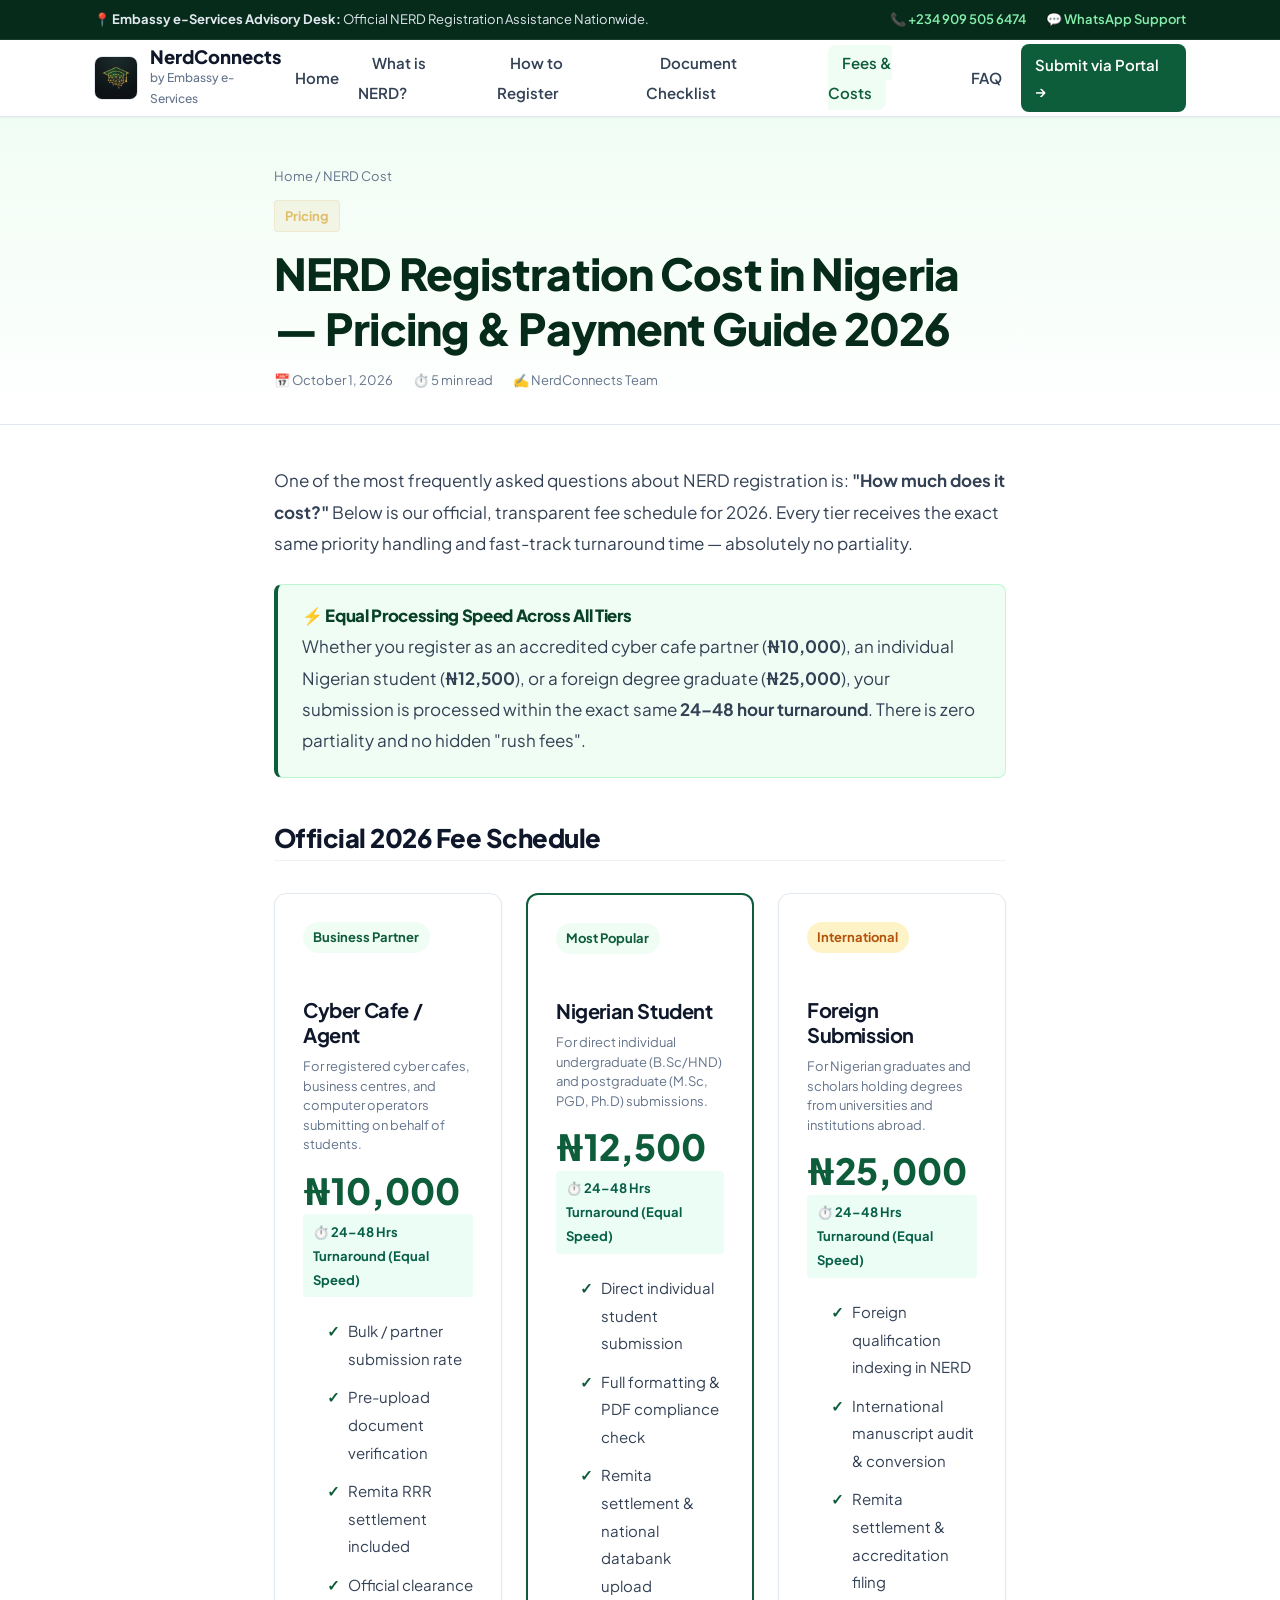
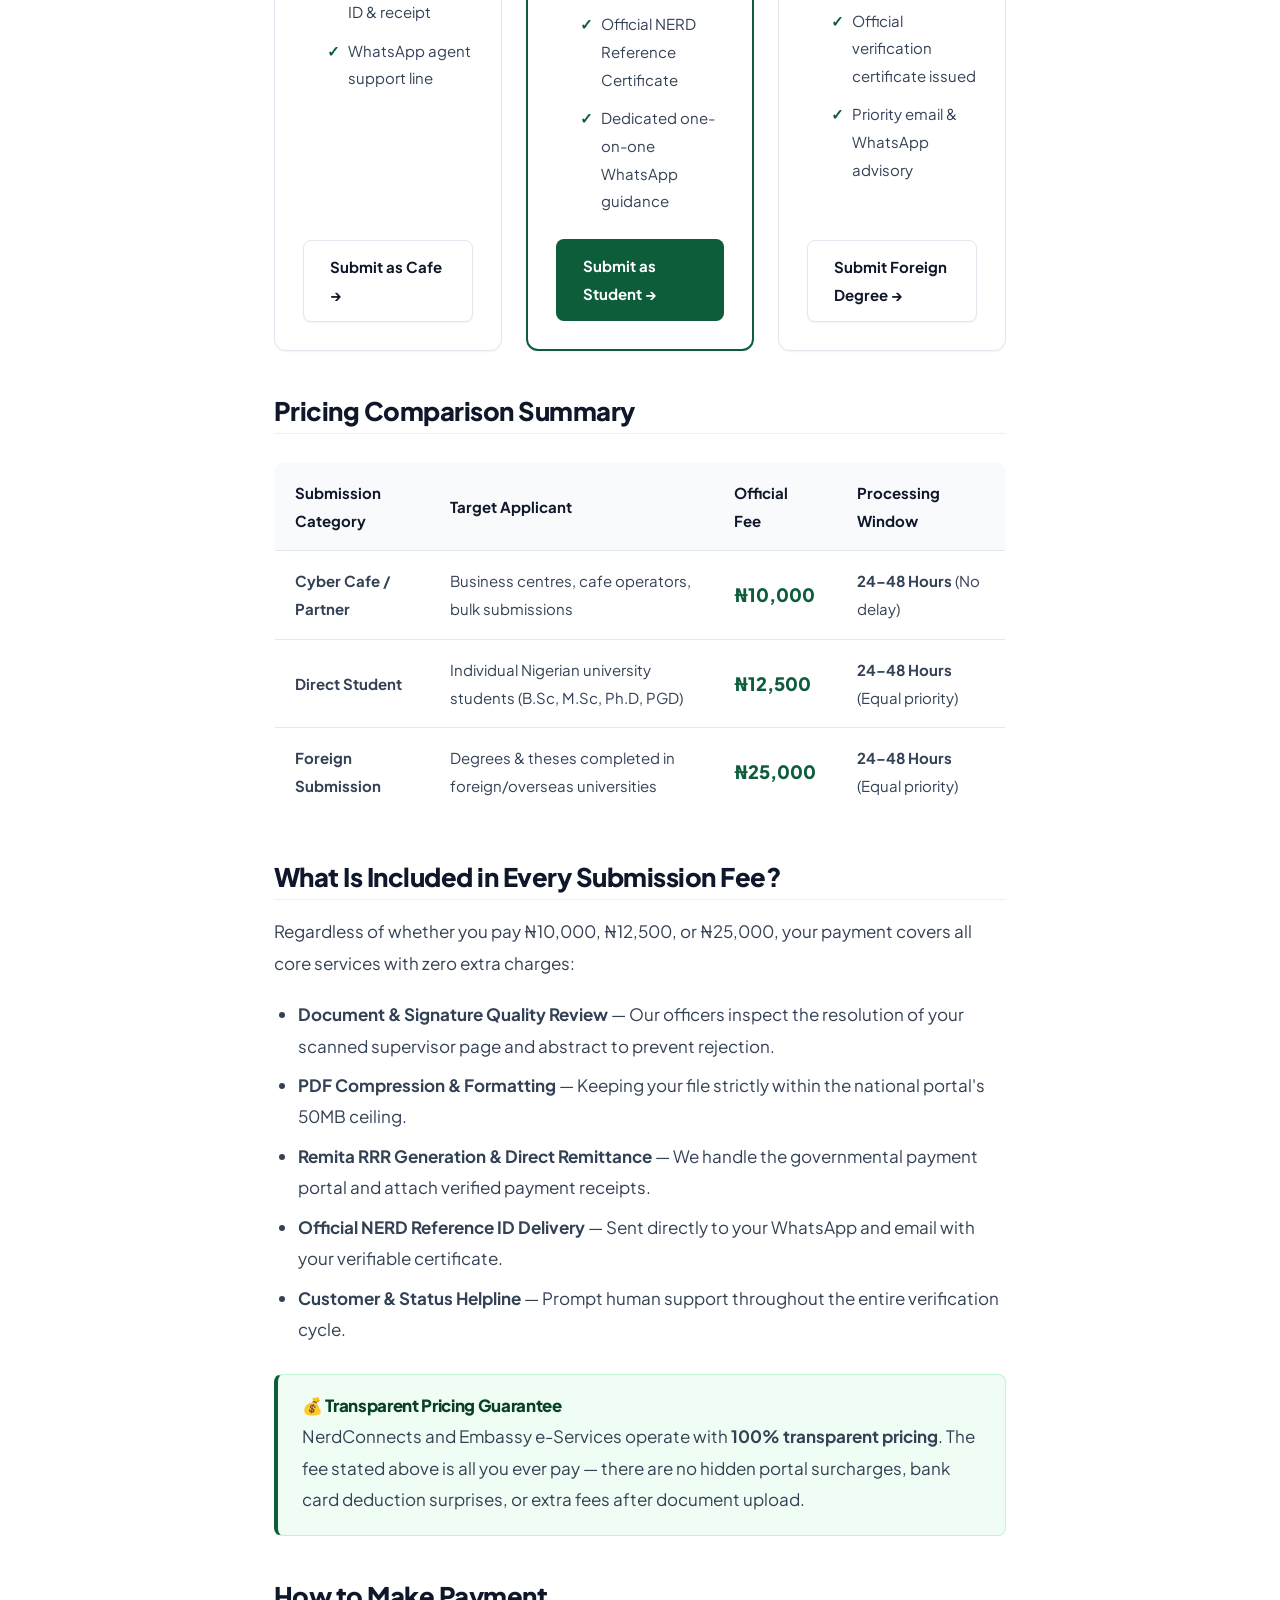
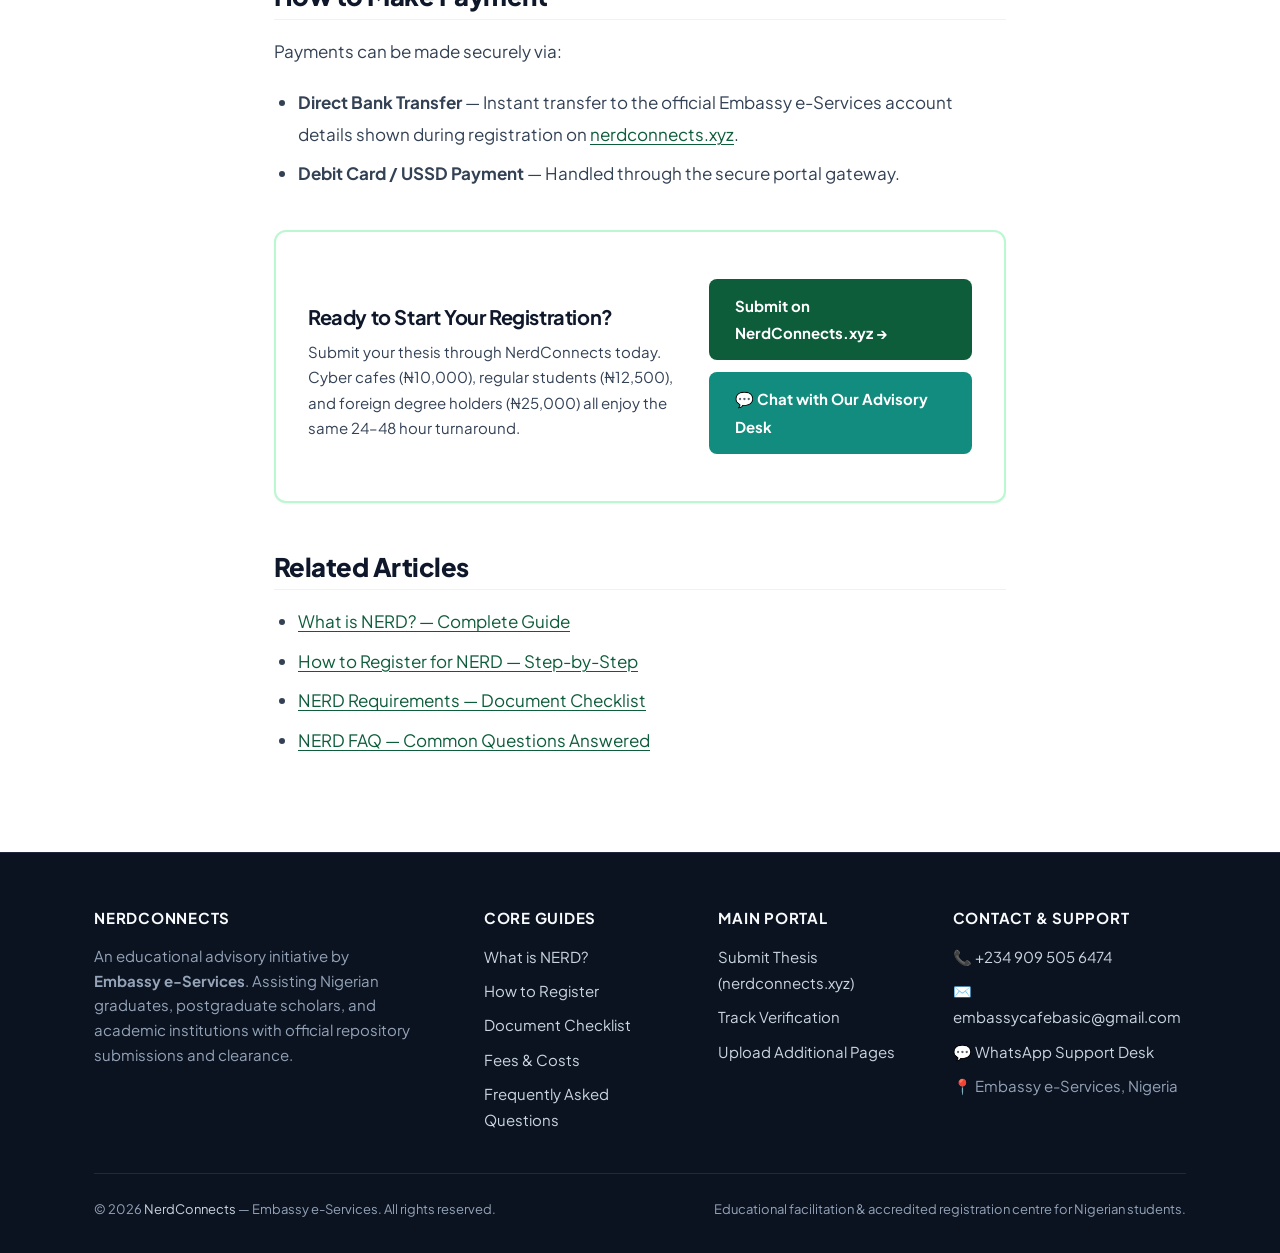
<file: nerd-cost.html>
<!DOCTYPE html>
<html lang="en" data-theme="dark">
<head>
  <meta charset="UTF-8" />
  <meta name="viewport" content="width=device-width, initial-scale=1.0" />

  <title>NERD Registration Cost in Nigeria — Pricing & Payment Guide 2026 | NerdConnects</title>
  <meta name="description" content="How much does NERD registration cost in Nigeria? Full pricing breakdown starting from ₦10,000. Payment methods, what's included, and how NerdConnects offers the best value." />
  <meta name="keywords" content="NERD registration cost, NERD price Nigeria, how much is NERD, NERD fee, NERD registration price 2026, NERD payment, cost of NERD registration Nigeria" />
  <meta name="author" content="Embassy e-Services" />
  <meta name="robots" content="index, follow" />
  <link rel="canonical" href="https://portal.nerdconnects.xyz/nerd-cost.html" />

  <meta name="geo.region" content="NG" />
  <meta name="geo.placename" content="Nigeria" />

  <meta property="og:type" content="article" />
  <meta property="og:title" content="NERD Registration Cost in Nigeria — Pricing Guide 2026" />
  <meta property="og:description" content="Full NERD registration pricing breakdown. Starting from ₦10,000 with NerdConnects." />
  <meta property="og:url" content="https://portal.nerdconnects.xyz/nerd-cost.html" />
  <meta property="og:site_name" content="NerdConnects Blog" />
  <meta property="og:locale" content="en_NG" />
  <meta property="article:published_time" content="2026-10-01" />

  <meta name="twitter:card" content="summary_large_image" />
  <meta name="twitter:title" content="NERD Registration Cost — Pricing Guide 2026" />
  <meta name="twitter:description" content="Full pricing breakdown for NERD registration in Nigeria." />
  <!-- Standard Favicons & Touch Icons (Google SEO & Mobile PWA) -->
  <link rel="icon" type="image/x-icon" href="/favicon.ico" />
  <link rel="icon" type="image/png" sizes="16x16" href="/favicon-16x16.png" />
  <link rel="icon" type="image/png" sizes="32x32" href="/favicon-32x32.png" />
  <link rel="icon" type="image/png" sizes="48x48" href="/favicon-48x48.png" />
  <link rel="apple-touch-icon" sizes="180x180" href="/apple-touch-icon.png" />
  <link rel="manifest" href="/site.webmanifest" />
  <meta name="msapplication-TileColor" content="#030712" />
  <meta name="theme-color" content="#030712" />

  <!-- Open Graph & Twitter Social Share Previews (WhatsApp, X, LinkedIn) -->
  <meta property="og:image" content="https://portal.nerdconnects.xyz/og-image.jpg" />
  <meta property="og:image:secure_url" content="https://portal.nerdconnects.xyz/og-image.jpg" />
  <meta property="og:image:type" content="image/jpeg" />
  <meta property="og:image:width" content="1200" />
  <meta property="og:image:height" content="630" />
  <meta property="og:image:alt" content="NerdConnects — Official NERD Registration Guide Nigeria" />
  <meta name="twitter:image" content="https://portal.nerdconnects.xyz/og-image.jpg" />
  <meta name="twitter:image:alt" content="NerdConnects — Official NERD Registration Guide Nigeria" />

  <link rel="preconnect" href="https://fonts.googleapis.com" />
  <link rel="preconnect" href="https://fonts.gstatic.com" crossorigin />
  <link href="https://fonts.googleapis.com/css2?family=Plus+Jakarta+Sans:wght@400;500;600;700;800;900&family=Inter:wght@400;500;600;700;800&display=swap" rel="stylesheet" />
  <link rel="stylesheet" href="styles.css" />

  <script type="application/ld+json">
  {
    "@context": "https://schema.org",
    "@type": "Article",
    "headline": "NERD Registration Cost in Nigeria — Pricing & Payment Guide 2026",
    "description": "Full pricing breakdown for NERD registration in Nigeria through NerdConnects.",
    "url": "https://portal.nerdconnects.xyz/nerd-cost.html",
    "datePublished": "2026-10-01",
    "dateModified": "2026-10-07",
    "author": { "@type": "Organization", "name": "NerdConnects", "url": "https://nerdconnects.xyz" },
    "publisher": { "@type": "Organization", "name": "Embassy e-Services", "url": "https://nerdconnects.xyz" }
  }
  </script>

  <script type="application/ld+json">
  {
    "@context": "https://schema.org",
    "@type": "BreadcrumbList",
    "itemListElement": [
      { "@type": "ListItem", "position": 1, "name": "Home", "item": "https://portal.nerdconnects.xyz/" },
      { "@type": "ListItem", "position": 2, "name": "NERD Cost", "item": "https://portal.nerdconnects.xyz/nerd-cost.html" }
    ]
  }
  </script>
</head>
<body>

  <!-- Top Human Notice Bar -->
  <aside class="top-notice-bar" aria-label="Support desk contact">
    <div class="container top-notice-bar__inner">
      <div>
        📍 <strong>Embassy e-Services Advisory Desk:</strong> Official NERD Registration Assistance Nationwide.
      </div>
      <div class="top-notice-bar__contact">
        <span>📞 <a href="tel:+2349095056474">+234 909 505 6474</a></span>
        <span>💬 <a href="https://wa.me/2349095056474?text=Hello%20Embassy%20e-Services%2C%20I%20have%20questions%20about%20NERD" target="_blank" rel="noopener">WhatsApp Support</a></span>
      </div>
    </div>
  </aside>

  <!-- NAVBAR -->
  <nav class="navbar" id="navbar">
    <div class="container navbar__inner">
      <a href="index.html" class="navbar__brand">
        <img src="logo.jpg" alt="NerdConnects Logo" class="navbar__logo" width="44" height="44" />
        <div>
          <span class="navbar__brand-title">NerdConnects</span>
          <span class="navbar__brand-subtitle">by Embassy e-Services</span>
        </div>
      </a>
      <ul class="navbar__links" id="nav-links">
        <li><a href="index.html">Home</a></li>
        <li><a href="what-is-nerd.html">What is NERD?</a></li>
        <li><a href="how-to-register-for-nerd.html">How to Register</a></li>
        <li><a href="nerd-requirements.html">Document Checklist</a></li>
        <li><a href="nerd-cost.html" class="active">Fees &amp; Costs</a></li>
        <li><a href="nerd-faq.html">FAQ</a></li>
        <li><a href="https://nerdconnects.xyz" class="navbar__cta" target="_blank" rel="noopener">Submit via Portal →</a></li>
      </ul>
      <button class="navbar__toggle" id="nav-toggle" aria-label="Open menu" aria-expanded="false">
        <span></span><span></span><span></span>
      </button>
    </div>
  </nav>

  <section class="article-hero">
    <div class="container container--narrow">
      <div class="article-hero__breadcrumb">
        <a href="index.html">Home</a> <span>/</span> <span>NERD Cost</span>
      </div>
      <span class="article-hero__tag" style="background: rgba(212,168,67,0.1); border-color: rgba(212,168,67,0.15); color: #e0be6a;">Pricing</span>
      <h1 class="article-hero__title">NERD Registration Cost in Nigeria — Pricing &amp; Payment Guide 2026</h1>
      <div class="article-hero__meta">
        <span>📅 October 1, 2026</span>
        <span>⏱️ 5 min read</span>
        <span>✍️ NerdConnects Team</span>
      </div>
    </div>
  </section>

  <article class="article-content">
    <div class="container container--narrow">

      <p>One of the most frequently asked questions about NERD registration is: <strong>"How much does it cost?"</strong> Below is our official, transparent fee schedule for 2026. Every tier receives the exact same priority handling and fast-track turnaround time — absolutely no partiality.</p>

      <div class="callout-box" style="border-left-color: var(--clr-brand); background-color: var(--clr-brand-subtle); margin: 1.5rem 0;">
        <h4>⚡ Equal Processing Speed Across All Tiers</h4>
        <p>Whether you register as an accredited cyber cafe partner (<strong>₦10,000</strong>), an individual Nigerian student (<strong>₦12,500</strong>), or a foreign degree graduate (<strong>₦25,000</strong>), your submission is processed within the exact same <strong>24–48 hour turnaround</strong>. There is zero partiality and no hidden "rush fees".</p>
      </div>

      <h2 id="pricing-breakdown">Official 2026 Fee Schedule</h2>

      <!-- 3-Column Pricing Cards -->
      <div class="pricing-grid">
        
        <!-- Tier 1: Cyber Cafe -->
        <div class="pricing-card">
          <span class="pricing-card__badge">Business Partner</span>
          <h3 class="pricing-card__title">Cyber Cafe / Agent</h3>
          <p class="pricing-card__desc">For registered cyber cafes, business centres, and computer operators submitting on behalf of students.</p>
          <div class="pricing-card__price">₦10,000</div>
          <span class="pricing-card__time">⏱️ 24–48 Hrs Turnaround (Equal Speed)</span>
          <ul class="pricing-card__features">
            <li><span class="pricing-card__check">✓</span> Bulk / partner submission rate</li>
            <li><span class="pricing-card__check">✓</span> Pre-upload document verification</li>
            <li><span class="pricing-card__check">✓</span> Remita RRR settlement included</li>
            <li><span class="pricing-card__check">✓</span> Official clearance ID &amp; receipt</li>
            <li><span class="pricing-card__check">✓</span> WhatsApp agent support line</li>
          </ul>
          <a href="https://nerdconnects.xyz" class="btn btn--secondary" target="_blank" rel="noopener">Submit as Cafe →</a>
        </div>

        <!-- Tier 2: Regular Student -->
        <div class="pricing-card pricing-card--popular">
          <span class="pricing-card__badge">Most Popular</span>
          <h3 class="pricing-card__title">Nigerian Student</h3>
          <p class="pricing-card__desc">For direct individual undergraduate (B.Sc/HND) and postgraduate (M.Sc, PGD, Ph.D) submissions.</p>
          <div class="pricing-card__price">₦12,500</div>
          <span class="pricing-card__time">⏱️ 24–48 Hrs Turnaround (Equal Speed)</span>
          <ul class="pricing-card__features">
            <li><span class="pricing-card__check">✓</span> Direct individual student submission</li>
            <li><span class="pricing-card__check">✓</span> Full formatting &amp; PDF compliance check</li>
            <li><span class="pricing-card__check">✓</span> Remita settlement &amp; national databank upload</li>
            <li><span class="pricing-card__check">✓</span> Official NERD Reference Certificate</li>
            <li><span class="pricing-card__check">✓</span> Dedicated one-on-one WhatsApp guidance</li>
          </ul>
          <a href="https://nerdconnects.xyz" class="btn btn--primary" target="_blank" rel="noopener">Submit as Student →</a>
        </div>

        <!-- Tier 3: Foreign Submission -->
        <div class="pricing-card">
          <span class="pricing-card__badge pricing-card__badge--foreign">International</span>
          <h3 class="pricing-card__title">Foreign Submission</h3>
          <p class="pricing-card__desc">For Nigerian graduates and scholars holding degrees from universities and institutions abroad.</p>
          <div class="pricing-card__price">₦25,000</div>
          <span class="pricing-card__time">⏱️ 24–48 Hrs Turnaround (Equal Speed)</span>
          <ul class="pricing-card__features">
            <li><span class="pricing-card__check">✓</span> Foreign qualification indexing in NERD</li>
            <li><span class="pricing-card__check">✓</span> International manuscript audit &amp; conversion</li>
            <li><span class="pricing-card__check">✓</span> Remita settlement &amp; accreditation filing</li>
            <li><span class="pricing-card__check">✓</span> Official verification certificate issued</li>
            <li><span class="pricing-card__check">✓</span> Priority email &amp; WhatsApp advisory</li>
          </ul>
          <a href="https://nerdconnects.xyz" class="btn btn--secondary" target="_blank" rel="noopener">Submit Foreign Degree →</a>
        </div>

      </div>

      <h2 id="summary-table">Pricing Comparison Summary</h2>

      <table class="pricing-table">
        <thead>
          <tr>
            <th>Submission Category</th>
            <th>Target Applicant</th>
            <th>Official Fee</th>
            <th>Processing Window</th>
          </tr>
        </thead>
        <tbody>
          <tr>
            <td><strong>Cyber Cafe / Partner</strong></td>
            <td>Business centres, cafe operators, bulk submissions</td>
            <td class="price">₦10,000</td>
            <td><strong>24–48 Hours</strong> (No delay)</td>
          </tr>
          <tr>
            <td><strong>Direct Student</strong></td>
            <td>Individual Nigerian university students (B.Sc, M.Sc, Ph.D, PGD)</td>
            <td class="price">₦12,500</td>
            <td><strong>24–48 Hours</strong> (Equal priority)</td>
          </tr>
          <tr>
            <td><strong>Foreign Submission</strong></td>
            <td>Degrees &amp; theses completed in foreign/overseas universities</td>
            <td class="price">₦25,000</td>
            <td><strong>24–48 Hours</strong> (Equal priority)</td>
          </tr>
        </tbody>
      </table>

      <h2 id="whats-included">What Is Included in Every Submission Fee?</h2>
      <p>Regardless of whether you pay ₦10,000, ₦12,500, or ₦25,000, your payment covers all core services with zero extra charges:</p>
      <ul>
        <li><strong>Document &amp; Signature Quality Review</strong> — Our officers inspect the resolution of your scanned supervisor page and abstract to prevent rejection.</li>
        <li><strong>PDF Compression &amp; Formatting</strong> — Keeping your file strictly within the national portal's 50MB ceiling.</li>
        <li><strong>Remita RRR Generation &amp; Direct Remittance</strong> — We handle the governmental payment portal and attach verified payment receipts.</li>
        <li><strong>Official NERD Reference ID Delivery</strong> — Sent directly to your WhatsApp and email with your verifiable certificate.</li>
        <li><strong>Customer &amp; Status Helpline</strong> — Prompt human support throughout the entire verification cycle.</li>
      </ul>

      <div class="callout-box">
        <h4>💰 Transparent Pricing Guarantee</h4>
        <p>NerdConnects and Embassy e-Services operate with <strong>100% transparent pricing</strong>. The fee stated above is all you ever pay — there are no hidden portal surcharges, bank card deduction surprises, or extra fees after document upload.</p>
      </div>

      <h2 id="payment-methods">How to Make Payment</h2>
      <p>Payments can be made securely via:</p>
      <ul>
        <li><strong>Direct Bank Transfer</strong> — Instant transfer to the official Embassy e-Services account details shown during registration on <a href="https://nerdconnects.xyz" target="_blank" rel="noopener">nerdconnects.xyz</a>.</li>
        <li><strong>Debit Card / USSD Payment</strong> — Handled through the secure portal gateway.</li>
      </ul>

      <div class="human-desk" style="margin-top: 2.5rem;">
        <div>
          <h3 class="human-desk__title">Ready to Start Your Registration?</h3>
          <p class="human-desk__desc">
            Submit your thesis through NerdConnects today. Cyber cafes (₦10,000), regular students (₦12,500), and foreign degree holders (₦25,000) all enjoy the same 24–48 hour turnaround.
          </p>
        </div>
        <div class="human-desk__actions">
          <a href="https://nerdconnects.xyz" class="btn btn--primary" target="_blank" rel="noopener">
            Submit on NerdConnects.xyz →
          </a>
          <a href="https://wa.me/2349095056474?text=Hello%2C%20I%20want%20to%20register%20for%20NERD" class="btn btn--whatsapp" target="_blank" rel="noopener">
            💬 Chat with Our Advisory Desk
          </a>
        </div>
      </div>

      <h2 id="related">Related Articles</h2>
      <ul>
        <li><a href="what-is-nerd.html">What is NERD? — Complete Guide</a></li>
        <li><a href="how-to-register-for-nerd.html">How to Register for NERD — Step-by-Step</a></li>
        <li><a href="nerd-requirements.html">NERD Requirements — Document Checklist</a></li>
        <li><a href="nerd-faq.html">NERD FAQ — Common Questions Answered</a></li>
      </ul>

    </div>
  </article>

  <!-- FOOTER -->
  <footer class="footer">
    <div class="container">
      <div class="footer__grid">
        <div>
          <h4>NerdConnects</h4>
          <p class="footer__brand-p">
            An educational advisory initiative by <strong>Embassy e-Services</strong>. Assisting Nigerian graduates, postgraduate scholars, and academic institutions with official repository submissions and clearance.
          </p>
        </div>

        <div>
          <h4>Core Guides</h4>
          <ul class="footer__list">
            <li><a href="what-is-nerd.html">What is NERD?</a></li>
            <li><a href="how-to-register-for-nerd.html">How to Register</a></li>
            <li><a href="nerd-requirements.html">Document Checklist</a></li>
            <li><a href="nerd-cost.html">Fees &amp; Costs</a></li>
            <li><a href="nerd-faq.html">Frequently Asked Questions</a></li>
          </ul>
        </div>

        <div>
          <h4>Main Portal</h4>
          <ul class="footer__list">
            <li><a href="https://nerdconnects.xyz" target="_blank" rel="noopener">Submit Thesis (nerdconnects.xyz)</a></li>
            <li><a href="https://nerdconnects.xyz" target="_blank" rel="noopener">Track Verification</a></li>
            <li><a href="https://nerdconnects.xyz" target="_blank" rel="noopener">Upload Additional Pages</a></li>
          </ul>
        </div>

        <div>
          <h4>Contact &amp; Support</h4>
          <ul class="footer__list">
            <li>📞 <a href="tel:+2349095056474">+234 909 505 6474</a></li>
            <li>✉️ <a href="mailto:embassycafebasic@gmail.com">embassycafebasic@gmail.com</a></li>
            <li>💬 <a href="https://wa.me/2349095056474" target="_blank" rel="noopener">WhatsApp Support Desk</a></li>
            <li>📍 Embassy e-Services, Nigeria</li>
          </ul>
        </div>
      </div>

      <div class="footer__bottom">
        <div>&copy; 2026 <a href="https://nerdconnects.xyz" target="_blank" rel="noopener">NerdConnects</a> — Embassy e-Services. All rights reserved.</div>
        <div>Educational facilitation &amp; accredited registration centre for Nigerian students.</div>
      </div>
    </div>
  </footer>

  <script src="script.js"></script>
</body>
</html>
</file>
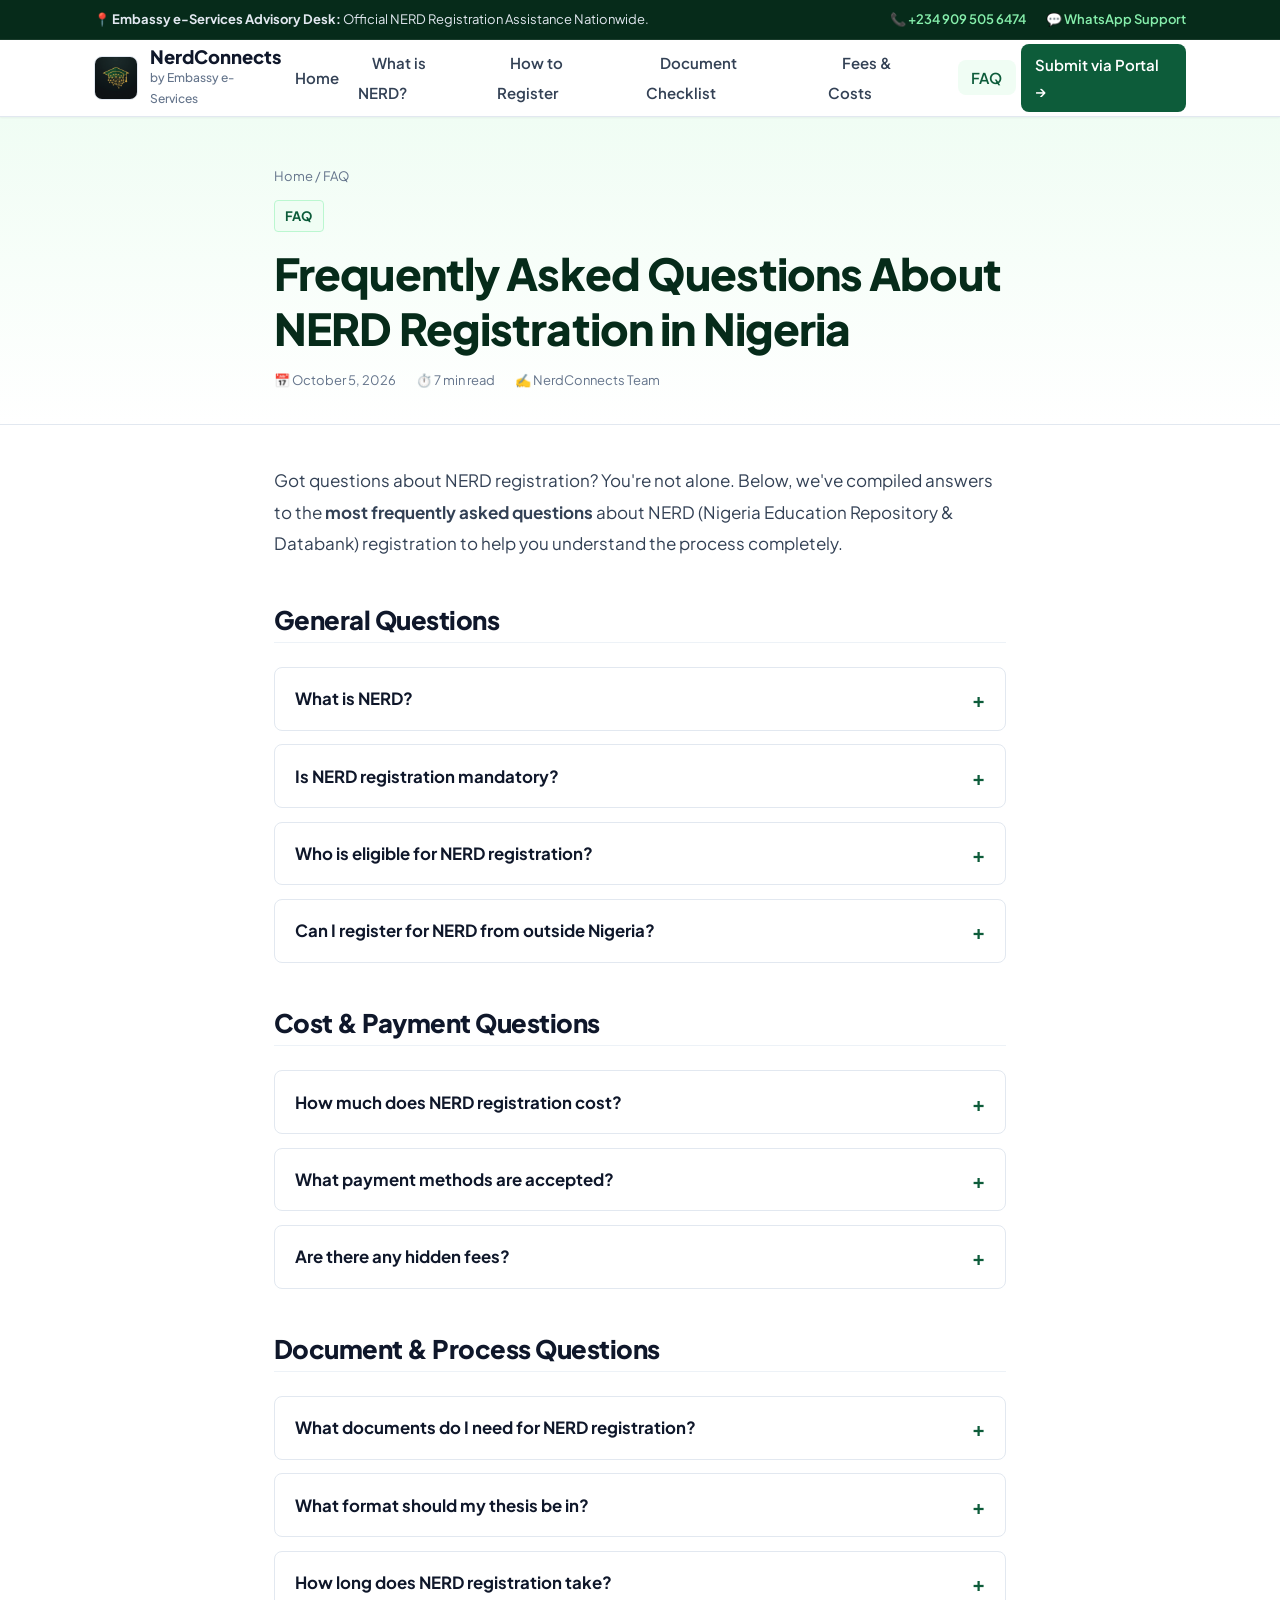
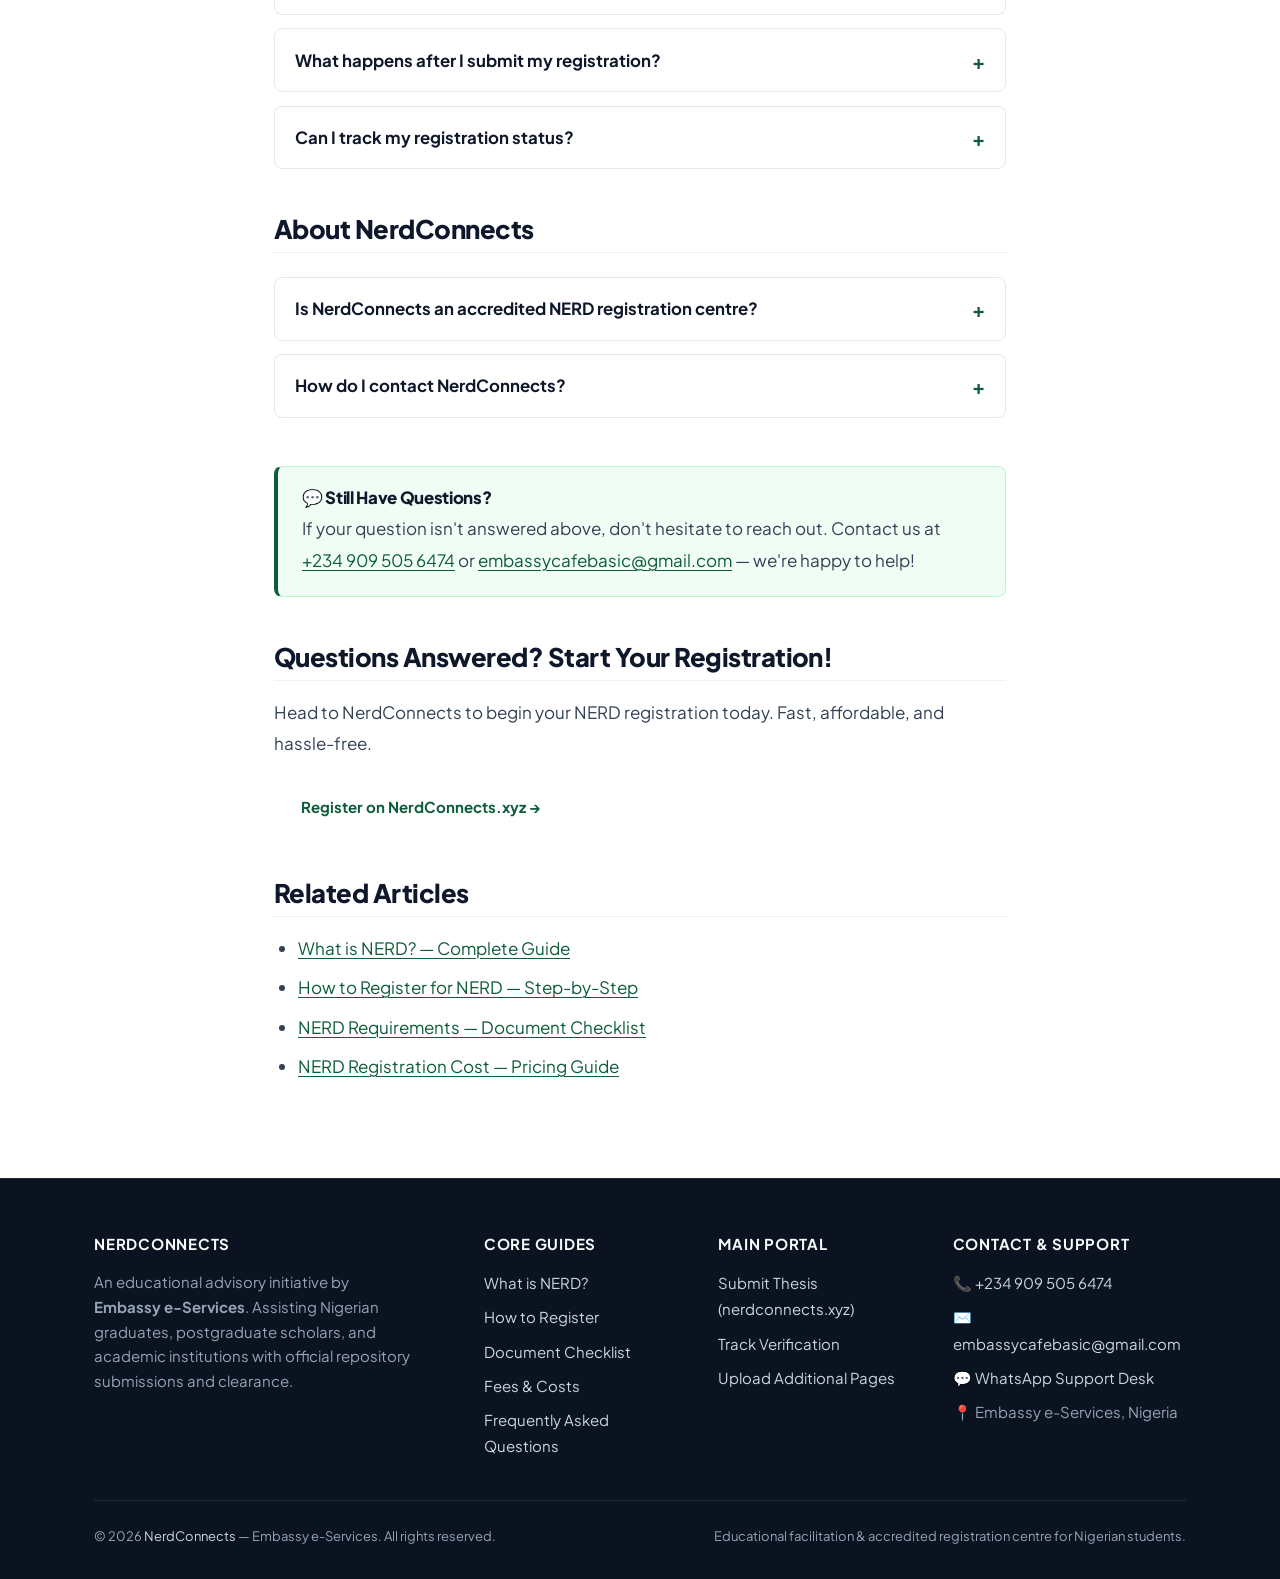
<file: nerd-faq.html>
<!DOCTYPE html>
<html lang="en" data-theme="dark">
<head>
  <meta charset="UTF-8" />
  <meta name="viewport" content="width=device-width, initial-scale=1.0" />

  <title>NERD Registration FAQ — Frequently Asked Questions 2026 | NerdConnects</title>
  <meta name="description" content="Answers to frequently asked questions about NERD registration in Nigeria. Eligibility, processing time, costs, document requirements, and more — all answered clearly." />
  <meta name="keywords" content="NERD FAQ, NERD registration questions, is NERD mandatory, NERD eligibility, NERD processing time, NERD questions and answers, NERD Nigeria FAQ" />
  <meta name="author" content="Embassy e-Services" />
  <meta name="robots" content="index, follow" />
  <link rel="canonical" href="https://portal.nerdconnects.xyz/nerd-faq.html" />

  <meta name="geo.region" content="NG" />
  <meta name="geo.placename" content="Nigeria" />

  <meta property="og:type" content="article" />
  <meta property="og:title" content="NERD Registration FAQ — Common Questions Answered" />
  <meta property="og:description" content="All your NERD registration questions answered. Eligibility, cost, processing time, and more." />
  <meta property="og:url" content="https://portal.nerdconnects.xyz/nerd-faq.html" />
  <meta property="og:site_name" content="NerdConnects Blog" />
  <meta property="og:locale" content="en_NG" />
  <meta property="article:published_time" content="2026-10-05" />

  <meta name="twitter:card" content="summary_large_image" />
  <meta name="twitter:title" content="NERD Registration FAQ — Common Questions Answered" />
  <meta name="twitter:description" content="All your NERD registration questions answered clearly." />
  <!-- Standard Favicons & Touch Icons (Google SEO & Mobile PWA) -->
  <link rel="icon" type="image/x-icon" href="/favicon.ico" />
  <link rel="icon" type="image/png" sizes="16x16" href="/favicon-16x16.png" />
  <link rel="icon" type="image/png" sizes="32x32" href="/favicon-32x32.png" />
  <link rel="icon" type="image/png" sizes="48x48" href="/favicon-48x48.png" />
  <link rel="apple-touch-icon" sizes="180x180" href="/apple-touch-icon.png" />
  <link rel="manifest" href="/site.webmanifest" />
  <meta name="msapplication-TileColor" content="#030712" />
  <meta name="theme-color" content="#030712" />

  <!-- Open Graph & Twitter Social Share Previews (WhatsApp, X, LinkedIn) -->
  <meta property="og:image" content="https://portal.nerdconnects.xyz/og-image.jpg" />
  <meta property="og:image:secure_url" content="https://portal.nerdconnects.xyz/og-image.jpg" />
  <meta property="og:image:type" content="image/jpeg" />
  <meta property="og:image:width" content="1200" />
  <meta property="og:image:height" content="630" />
  <meta property="og:image:alt" content="NerdConnects — Official NERD Registration Guide Nigeria" />
  <meta name="twitter:image" content="https://portal.nerdconnects.xyz/og-image.jpg" />
  <meta name="twitter:image:alt" content="NerdConnects — Official NERD Registration Guide Nigeria" />

  <link rel="preconnect" href="https://fonts.googleapis.com" />
  <link rel="preconnect" href="https://fonts.gstatic.com" crossorigin />
  <link href="https://fonts.googleapis.com/css2?family=Plus+Jakarta+Sans:wght@400;500;600;700;800;900&family=Inter:wght@400;500;600;700;800&display=swap" rel="stylesheet" />
  <link rel="stylesheet" href="styles.css" />

  <!-- JSON-LD: FAQPage for rich snippets -->
  <script type="application/ld+json">
  {
    "@context": "https://schema.org",
    "@type": "FAQPage",
    "mainEntity": [
      {
        "@type": "Question",
        "name": "What is NERD?",
        "acceptedAnswer": {
          "@type": "Answer",
          "text": "NERD stands for the Nigeria Education Repository & Databank. It is a national digital archive that collects, preserves, and provides access to academic research output from Nigerian higher education institutions, including theses, dissertations, and project reports."
        }
      },
      {
        "@type": "Question",
        "name": "Is NERD registration mandatory?",
        "acceptedAnswer": {
          "@type": "Answer",
          "text": "Yes, NERD registration is mandatory for most postgraduate students in Nigerian universities. It is typically a requirement for graduation — your degree may not be fully processed without completing NERD registration."
        }
      },
      {
        "@type": "Question",
        "name": "How much does NERD registration cost?",
        "acceptedAnswer": {
          "@type": "Answer",
          "text": "NERD registration through NerdConnects has three accurate, transparent tiers: ₦10,000 for Cyber Cafe and partner agents, ₦12,500 for Nigerian Students, and ₦25,000 for Foreign Degree Submissions. Every tier receives the exact same 24–48 hour turnaround with zero partiality."
        }
      },
      {
        "@type": "Question",
        "name": "How long does NERD registration take?",
        "acceptedAnswer": {
          "@type": "Answer",
          "text": "With NerdConnects, NERD registration is completed within 24–48 hours across all tiers (cyber cafe ₦10,000, student ₦12,500, foreign ₦25,000) with identical processing priority and no partiality."
        }
      },
      {
        "@type": "Question",
        "name": "What documents do I need for NERD registration?",
        "acceptedAnswer": {
          "@type": "Answer",
          "text": "You need your thesis or dissertation in PDF format, a recent passport photograph, valid government-issued ID, signed certification/approval page, abstract, and payment proof. Some institutions may also require an authorization letter."
        }
      },
      {
        "@type": "Question",
        "name": "Can I register for NERD online?",
        "acceptedAnswer": {
          "@type": "Answer",
          "text": "Yes! NerdConnects offers fully online NERD registration. Visit nerdconnects.xyz to upload your documents, make payment, and complete your registration from anywhere in Nigeria or abroad."
        }
      },
      {
        "@type": "Question",
        "name": "Who is eligible for NERD registration?",
        "acceptedAnswer": {
          "@type": "Answer",
          "text": "NERD registration is primarily for postgraduate students (Master's and PhD) at Nigerian universities. Some undergraduate final-year project reports may also require NERD submission depending on the institution."
        }
      },
      {
        "@type": "Question",
        "name": "What format should my thesis be in?",
        "acceptedAnswer": {
          "@type": "Answer",
          "text": "Your thesis must be in PDF format. It should be a complete, properly formatted document including title page, abstract, all chapters, references, and appendices. The file size should not exceed 50MB."
        }
      },
      {
        "@type": "Question",
        "name": "What happens after I submit my NERD registration?",
        "acceptedAnswer": {
          "@type": "Answer",
          "text": "After submission, the NerdConnects team reviews your documents for completeness and NERD compliance. Once verified, your documents are submitted to the NERD repository and you receive a registration confirmation receipt."
        }
      },
      {
        "@type": "Question",
        "name": "Is NerdConnects an accredited NERD registration centre?",
        "acceptedAnswer": {
          "@type": "Answer",
          "text": "Yes, NerdConnects is an accredited NERD registration centre operated by Embassy e-Services. We are authorised to process NERD registrations for students from any Nigerian institution."
        }
      }
    ]
  }
  </script>

  <script type="application/ld+json">
  {
    "@context": "https://schema.org",
    "@type": "BreadcrumbList",
    "itemListElement": [
      { "@type": "ListItem", "position": 1, "name": "Home", "item": "https://portal.nerdconnects.xyz/" },
      { "@type": "ListItem", "position": 2, "name": "NERD FAQ", "item": "https://portal.nerdconnects.xyz/nerd-faq.html" }
    ]
  }
  </script>
</head>
<body>

  <!-- Top Human Notice Bar -->
  <aside class="top-notice-bar" aria-label="Support desk contact">
    <div class="container top-notice-bar__inner">
      <div>
        📍 <strong>Embassy e-Services Advisory Desk:</strong> Official NERD Registration Assistance Nationwide.
      </div>
      <div class="top-notice-bar__contact">
        <span>📞 <a href="tel:+2349095056474">+234 909 505 6474</a></span>
        <span>💬 <a href="https://wa.me/2349095056474?text=Hello%20Embassy%20e-Services%2C%20I%20have%20questions%20about%20NERD" target="_blank" rel="noopener">WhatsApp Support</a></span>
      </div>
    </div>
  </aside>

  <!-- NAVBAR -->
  <nav class="navbar" id="navbar">
    <div class="container navbar__inner">
      <a href="index.html" class="navbar__brand">
        <img src="logo.jpg" alt="NerdConnects Logo" class="navbar__logo" width="44" height="44" />
        <div>
          <span class="navbar__brand-title">NerdConnects</span>
          <span class="navbar__brand-subtitle">by Embassy e-Services</span>
        </div>
      </a>
      <ul class="navbar__links" id="nav-links">
        <li><a href="index.html">Home</a></li>
        <li><a href="what-is-nerd.html">What is NERD?</a></li>
        <li><a href="how-to-register-for-nerd.html">How to Register</a></li>
        <li><a href="nerd-requirements.html">Document Checklist</a></li>
        <li><a href="nerd-cost.html">Fees &amp; Costs</a></li>
        <li><a href="nerd-faq.html" class="active">FAQ</a></li>
        <li><a href="https://nerdconnects.xyz" class="navbar__cta" target="_blank" rel="noopener">Submit via Portal →</a></li>
      </ul>
      <button class="navbar__toggle" id="nav-toggle" aria-label="Open menu" aria-expanded="false">
        <span></span><span></span><span></span>
      </button>
    </div>
  </nav>

  <section class="article-hero">
    <div class="container container--narrow">
      <div class="article-hero__breadcrumb">
        <a href="index.html">Home</a> <span>/</span> <span>FAQ</span>
      </div>
      <span class="article-hero__tag">FAQ</span>
      <h1 class="article-hero__title">Frequently Asked Questions About NERD Registration in Nigeria</h1>
      <div class="article-hero__meta">
        <span>📅 October 5, 2026</span>
        <span>⏱️ 7 min read</span>
        <span>✍️ NerdConnects Team</span>
      </div>
    </div>
  </section>

  <article class="article-content">
    <div class="container container--narrow">

      <p>Got questions about NERD registration? You're not alone. Below, we've compiled answers to the <strong>most frequently asked questions</strong> about NERD (Nigeria Education Repository &amp; Databank) registration to help you understand the process completely.</p>

      <h2 id="general-questions">General Questions</h2>

      <div class="faq-list">

        <div class="faq-item" id="faq-1">
          <button class="faq-item__question" aria-expanded="false">
            <span>What is NERD?</span>
            <span class="faq-item__icon">+</span>
          </button>
          <div class="faq-item__answer">
            <div class="faq-item__answer-inner">
              <p><strong>NERD</strong> stands for the <strong>Nigeria Education Repository &amp; Databank</strong>. It is a national digital archive established to collect, preserve, and provide access to academic research output from Nigerian higher education institutions. This includes theses, dissertations, project reports, and other academic documents.</p>
              <p>Learn more in our detailed guide: <a href="what-is-nerd.html">What is NERD?</a></p>
            </div>
          </div>
        </div>

        <div class="faq-item" id="faq-2">
          <button class="faq-item__question" aria-expanded="false">
            <span>Is NERD registration mandatory?</span>
            <span class="faq-item__icon">+</span>
          </button>
          <div class="faq-item__answer">
            <div class="faq-item__answer-inner">
              <p><strong>Yes</strong>, NERD registration is mandatory for most postgraduate students in Nigerian universities. It is typically a graduation requirement — your degree may not be fully processed without completing NERD registration. Some universities also require it for undergraduate final-year projects.</p>
            </div>
          </div>
        </div>

        <div class="faq-item" id="faq-3">
          <button class="faq-item__question" aria-expanded="false">
            <span>Who is eligible for NERD registration?</span>
            <span class="faq-item__icon">+</span>
          </button>
          <div class="faq-item__answer">
            <div class="faq-item__answer-inner">
              <p>NERD registration is primarily for:</p>
              <ul>
                <li><strong>Postgraduate students</strong> — Master's (M.Sc, M.A, M.Ed, MBA, etc.) and Doctoral (Ph.D) students</li>
                <li><strong>Undergraduate students</strong> — In some institutions, B.Sc/B.A final-year projects also require submission</li>
                <li><strong>Researchers</strong> — Academic staff with publishable research output</li>
              </ul>
              <p>If you've completed or are completing a thesis, dissertation, or final-year project at a Nigerian institution, you likely need NERD registration.</p>
            </div>
          </div>
        </div>

        <div class="faq-item" id="faq-4">
          <button class="faq-item__question" aria-expanded="false">
            <span>Can I register for NERD from outside Nigeria?</span>
            <span class="faq-item__icon">+</span>
          </button>
          <div class="faq-item__answer">
            <div class="faq-item__answer-inner">
              <p><strong>Yes!</strong> NerdConnects offers fully online NERD registration. You can complete the entire process from anywhere in the world — just visit <a href="https://nerdconnects.xyz" target="_blank" rel="noopener">nerdconnects.xyz</a>, upload your documents, and make payment online.</p>
            </div>
          </div>
        </div>

      </div>

      <h2 id="cost-questions">Cost &amp; Payment Questions</h2>

      <div class="faq-list">

        <div class="faq-item" id="faq-5">
          <button class="faq-item__question" aria-expanded="false">
            <span>How much does NERD registration cost?</span>
            <span class="faq-item__icon">+</span>
          </button>
          <div class="faq-item__answer">
            <div class="faq-item__answer-inner">
              <p>Through <a href="https://nerdconnects.xyz" target="_blank" rel="noopener">NerdConnects</a>, registration follows an accurate 3-tier fee structure:</p>
              <ul>
                <li><strong>Cyber Cafe / Partner Agent:</strong> ₦10,000 per submission</li>
                <li><strong>Nigerian Student (Direct):</strong> ₦12,500 per submission</li>
                <li><strong>Foreign Degree Submission:</strong> ₦25,000 per submission</li>
              </ul>
              <p><strong>Equal Priority Guarantee:</strong> All tiers receive the exact same <strong>24–48 hour turnaround</strong>. There is zero partiality, no delay for lower tiers, and no artificial "rush fees".</p>
              <p>See our full pricing guide: <a href="nerd-cost.html">NERD Registration Cost</a></p>
            </div>
          </div>
        </div>

        <div class="faq-item" id="faq-6">
          <button class="faq-item__question" aria-expanded="false">
            <span>What payment methods are accepted?</span>
            <span class="faq-item__icon">+</span>
          </button>
          <div class="faq-item__answer">
            <div class="faq-item__answer-inner">
              <p>NerdConnects accepts bank transfers, online payments through the portal, mobile banking, and USSD transfers. After payment, simply upload your payment proof with your documents.</p>
            </div>
          </div>
        </div>

        <div class="faq-item" id="faq-7">
          <button class="faq-item__question" aria-expanded="false">
            <span>Are there any hidden fees?</span>
            <span class="faq-item__icon">+</span>
          </button>
          <div class="faq-item__answer">
            <div class="faq-item__answer-inner">
              <p><strong>No.</strong> NerdConnects operates with fully transparent pricing. The price you see is the price you pay. There are no hidden charges, surprise fees, or additional costs after registration.</p>
            </div>
          </div>
        </div>

      </div>

      <h2 id="document-questions">Document &amp; Process Questions</h2>

      <div class="faq-list">

        <div class="faq-item" id="faq-8">
          <button class="faq-item__question" aria-expanded="false">
            <span>What documents do I need for NERD registration?</span>
            <span class="faq-item__icon">+</span>
          </button>
          <div class="faq-item__answer">
            <div class="faq-item__answer-inner">
              <p>You need the following documents:</p>
              <ul>
                <li>Thesis/dissertation/project report (PDF format)</li>
                <li>Recent passport photograph</li>
                <li>Valid government-issued ID</li>
                <li>Signed certification/approval page</li>
                <li>Abstract of your thesis</li>
                <li>Payment proof</li>
                <li>Authorization letter (if required by your institution)</li>
              </ul>
              <p>See our complete checklist: <a href="nerd-requirements.html">NERD Requirements</a></p>
            </div>
          </div>
        </div>

        <div class="faq-item" id="faq-9">
          <button class="faq-item__question" aria-expanded="false">
            <span>What format should my thesis be in?</span>
            <span class="faq-item__icon">+</span>
          </button>
          <div class="faq-item__answer">
            <div class="faq-item__answer-inner">
              <p>Your thesis must be in <strong>PDF format</strong>. It should be a complete, properly formatted document including the title page, abstract, all chapters, references, and appendices. The file should not exceed 50MB in size. Word documents (.docx) are not accepted — please convert to PDF before uploading.</p>
            </div>
          </div>
        </div>

        <div class="faq-item" id="faq-10">
          <button class="faq-item__question" aria-expanded="false">
            <span>How long does NERD registration take?</span>
            <span class="faq-item__icon">+</span>
          </button>
          <div class="faq-item__answer">
            <div class="faq-item__answer-inner">
              <p>With NerdConnects, NERD registration is completed within <strong>24–48 hours</strong> once documents are verified and payment is confirmed. All categories — Cyber Cafe (₦10,000), Nigerian Student (₦12,500), and Foreign Submission (₦25,000) — are given the exact same processing time with zero partiality.</p>
            </div>
          </div>
        </div>

        <div class="faq-item" id="faq-11">
          <button class="faq-item__question" aria-expanded="false">
            <span>What happens after I submit my registration?</span>
            <span class="faq-item__icon">+</span>
          </button>
          <div class="faq-item__answer">
            <div class="faq-item__answer-inner">
              <p>After you submit your documents and payment on <a href="https://nerdconnects.xyz" target="_blank" rel="noopener">NerdConnects</a>, our team will:</p>
              <ol>
                <li><strong>Review your documents</strong> for completeness and NERD compliance</li>
                <li><strong>Contact you</strong> if any corrections are needed</li>
                <li><strong>Submit to NERD</strong> once everything checks out</li>
                <li><strong>Send you confirmation</strong> with your registration receipt</li>
              </ol>
            </div>
          </div>
        </div>

        <div class="faq-item" id="faq-12">
          <button class="faq-item__question" aria-expanded="false">
            <span>Can I track my registration status?</span>
            <span class="faq-item__icon">+</span>
          </button>
          <div class="faq-item__answer">
            <div class="faq-item__answer-inner">
              <p>Yes! You can check your NERD registration status through <a href="https://nerdconnects.xyz" target="_blank" rel="noopener">nerdconnects.xyz</a> or contact our support team directly via phone (+234 909 505 6474) or email (embassycafebasic@gmail.com).</p>
            </div>
          </div>
        </div>

      </div>

      <h2 id="nerdconnects-questions">About NerdConnects</h2>

      <div class="faq-list">

        <div class="faq-item" id="faq-13">
          <button class="faq-item__question" aria-expanded="false">
            <span>Is NerdConnects an accredited NERD registration centre?</span>
            <span class="faq-item__icon">+</span>
          </button>
          <div class="faq-item__answer">
            <div class="faq-item__answer-inner">
              <p><strong>Yes.</strong> NerdConnects is an accredited NERD registration centre operated by <strong>Embassy e-Services</strong>. We are authorised to process NERD registrations for students from any Nigerian higher education institution.</p>
            </div>
          </div>
        </div>

        <div class="faq-item" id="faq-14">
          <button class="faq-item__question" aria-expanded="false">
            <span>How do I contact NerdConnects?</span>
            <span class="faq-item__icon">+</span>
          </button>
          <div class="faq-item__answer">
            <div class="faq-item__answer-inner">
              <p>You can reach us through:</p>
              <ul>
                <li><strong>Phone:</strong> <a href="tel:+2349095056474">+234 909 505 6474</a></li>
                <li><strong>Email:</strong> <a href="mailto:embassycafebasic@gmail.com">embassycafebasic@gmail.com</a></li>
                <li><strong>Website:</strong> <a href="https://nerdconnects.xyz" target="_blank" rel="noopener">nerdconnects.xyz</a></li>
              </ul>
            </div>
          </div>
        </div>

      </div>

      <div class="info-box info-box--green" style="margin-top: 3rem;">
        <h4 class="info-box__title">💬 Still Have Questions?</h4>
        <p>If your question isn't answered above, don't hesitate to reach out. Contact us at <a href="tel:+2349095056474">+234 909 505 6474</a> or <a href="mailto:embassycafebasic@gmail.com">embassycafebasic@gmail.com</a> — we're happy to help!</p>
      </div>

      <div class="cta-banner">
        <h2 class="cta-banner__title">Questions Answered? Start Your Registration!</h2>
        <p class="cta-banner__desc">
          Head to NerdConnects to begin your NERD registration today. Fast, affordable, and hassle-free.
        </p>
        <a href="https://nerdconnects.xyz" class="btn btn--gold" target="_blank" rel="noopener">
          Register on NerdConnects.xyz →
        </a>
      </div>

      <h2 id="related">Related Articles</h2>
      <ul>
        <li><a href="what-is-nerd.html">What is NERD? — Complete Guide</a></li>
        <li><a href="how-to-register-for-nerd.html">How to Register for NERD — Step-by-Step</a></li>
        <li><a href="nerd-requirements.html">NERD Requirements — Document Checklist</a></li>
        <li><a href="nerd-cost.html">NERD Registration Cost — Pricing Guide</a></li>
      </ul>

    </div>
  </article>

  <!-- FOOTER -->
  <footer class="footer">
    <div class="container">
      <div class="footer__grid">
        <div>
          <h4>NerdConnects</h4>
          <p class="footer__brand-p">
            An educational advisory initiative by <strong>Embassy e-Services</strong>. Assisting Nigerian graduates, postgraduate scholars, and academic institutions with official repository submissions and clearance.
          </p>
        </div>

        <div>
          <h4>Core Guides</h4>
          <ul class="footer__list">
            <li><a href="what-is-nerd.html">What is NERD?</a></li>
            <li><a href="how-to-register-for-nerd.html">How to Register</a></li>
            <li><a href="nerd-requirements.html">Document Checklist</a></li>
            <li><a href="nerd-cost.html">Fees &amp; Costs</a></li>
            <li><a href="nerd-faq.html">Frequently Asked Questions</a></li>
          </ul>
        </div>

        <div>
          <h4>Main Portal</h4>
          <ul class="footer__list">
            <li><a href="https://nerdconnects.xyz" target="_blank" rel="noopener">Submit Thesis (nerdconnects.xyz)</a></li>
            <li><a href="https://nerdconnects.xyz" target="_blank" rel="noopener">Track Verification</a></li>
            <li><a href="https://nerdconnects.xyz" target="_blank" rel="noopener">Upload Additional Pages</a></li>
          </ul>
        </div>

        <div>
          <h4>Contact &amp; Support</h4>
          <ul class="footer__list">
            <li>📞 <a href="tel:+2349095056474">+234 909 505 6474</a></li>
            <li>✉️ <a href="mailto:embassycafebasic@gmail.com">embassycafebasic@gmail.com</a></li>
            <li>💬 <a href="https://wa.me/2349095056474" target="_blank" rel="noopener">WhatsApp Support Desk</a></li>
            <li>📍 Embassy e-Services, Nigeria</li>
          </ul>
        </div>
      </div>

      <div class="footer__bottom">
        <div>&copy; 2026 <a href="https://nerdconnects.xyz" target="_blank" rel="noopener">NerdConnects</a> — Embassy e-Services. All rights reserved.</div>
        <div>Educational facilitation &amp; accredited registration centre for Nigerian students.</div>
      </div>
    </div>
  </footer>

  <script src="script.js"></script>
</body>
</html>
</file>
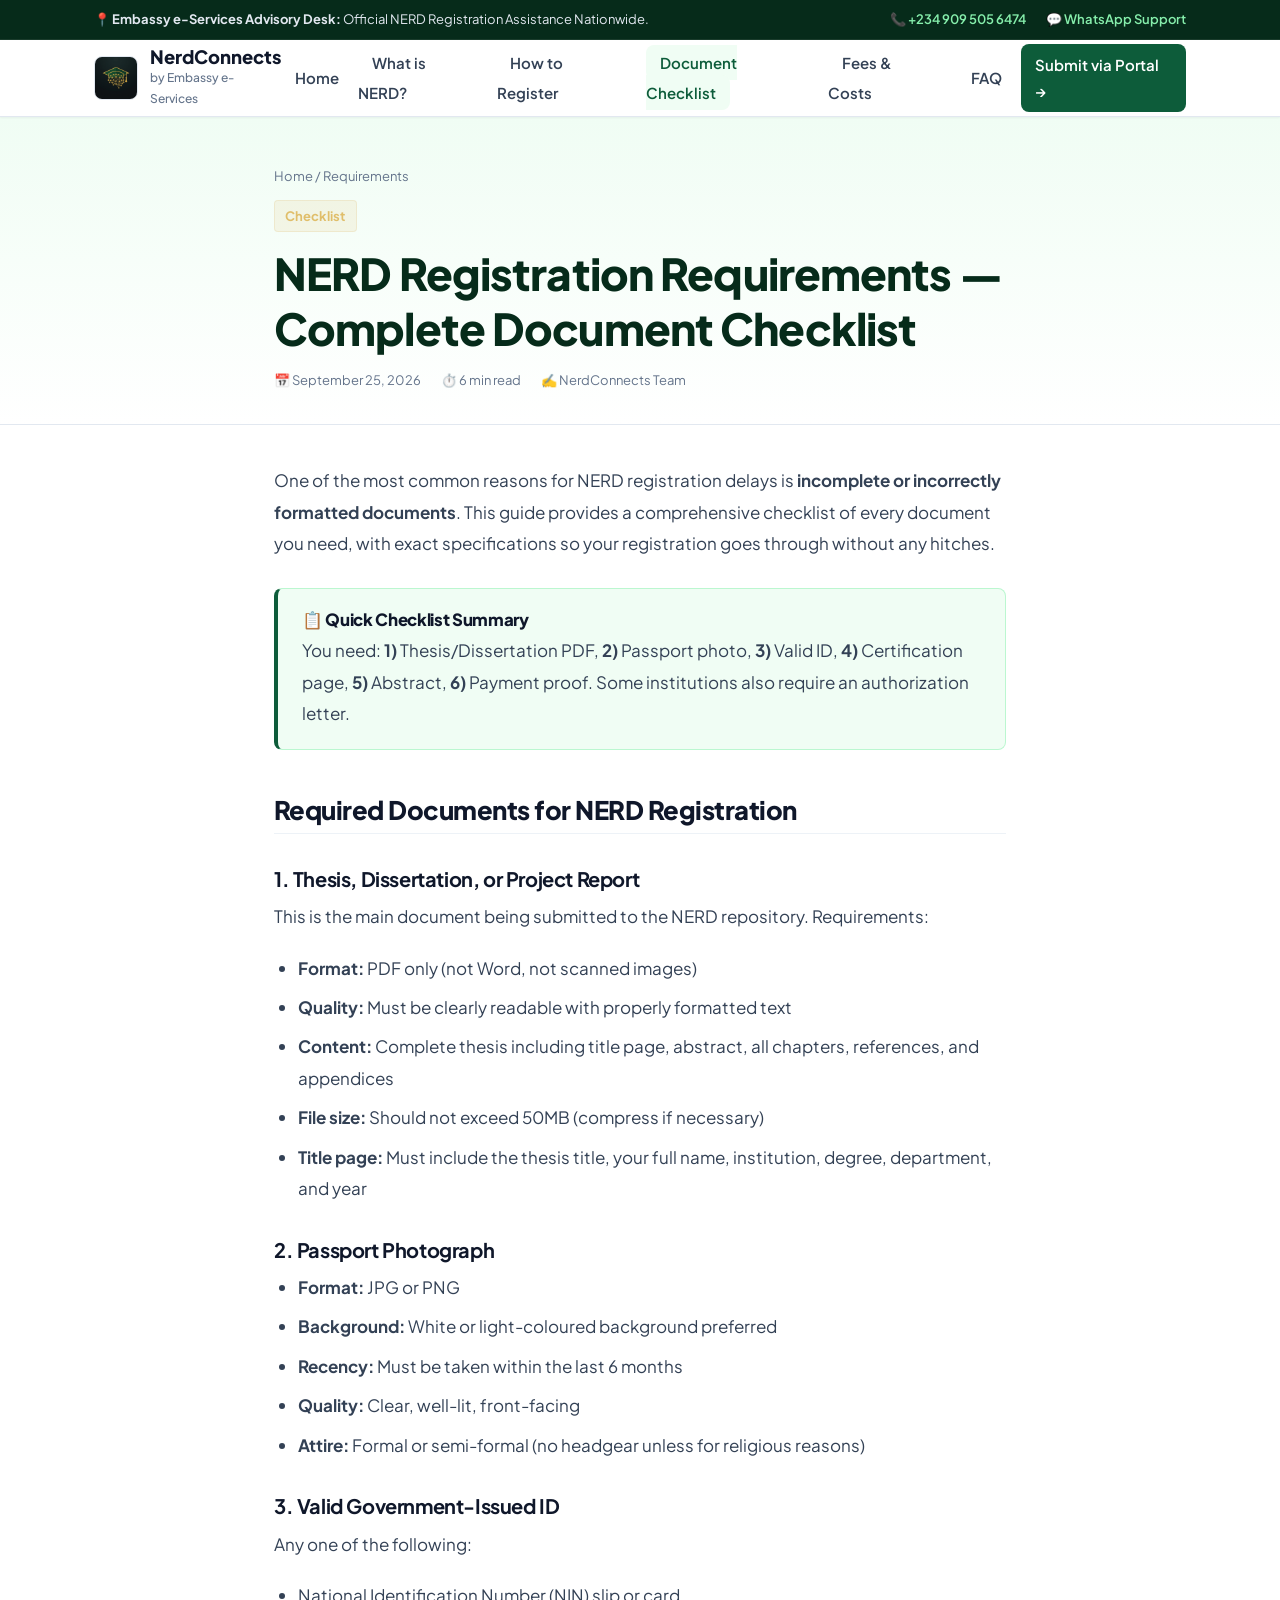
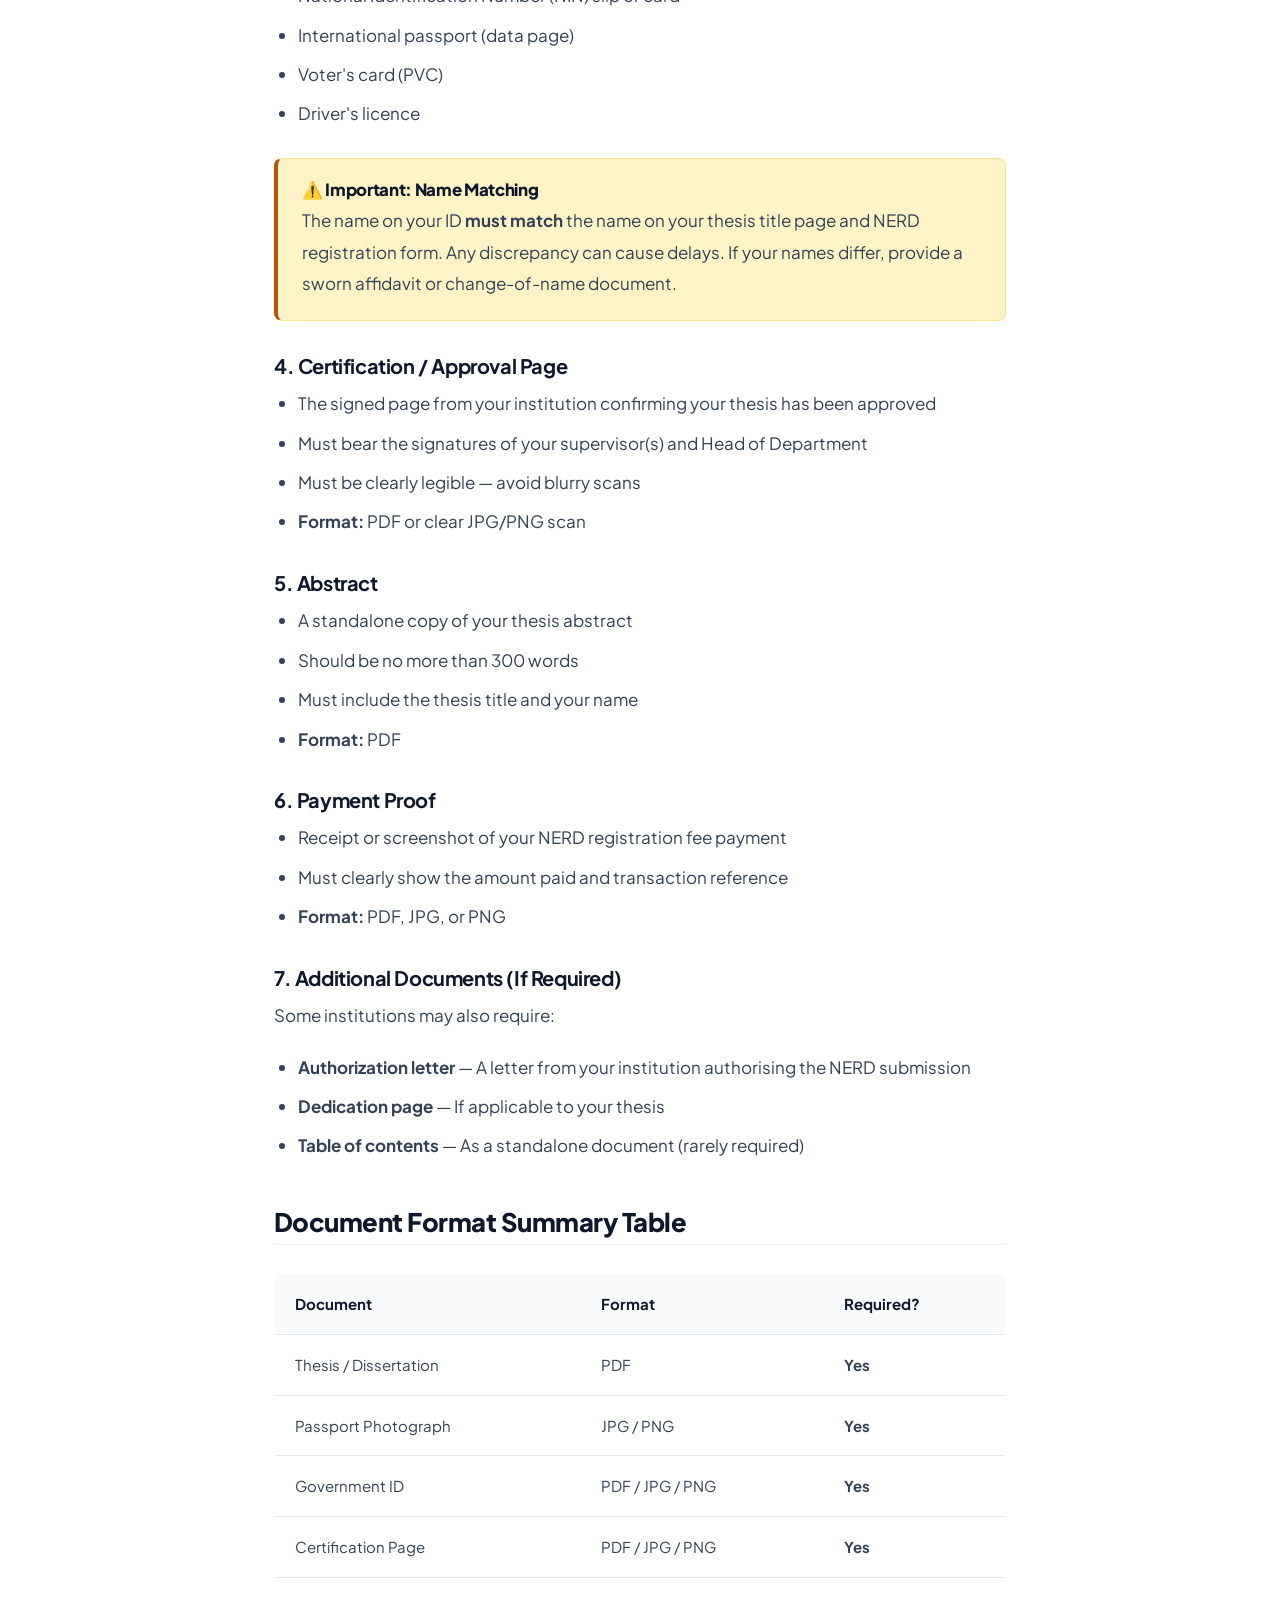
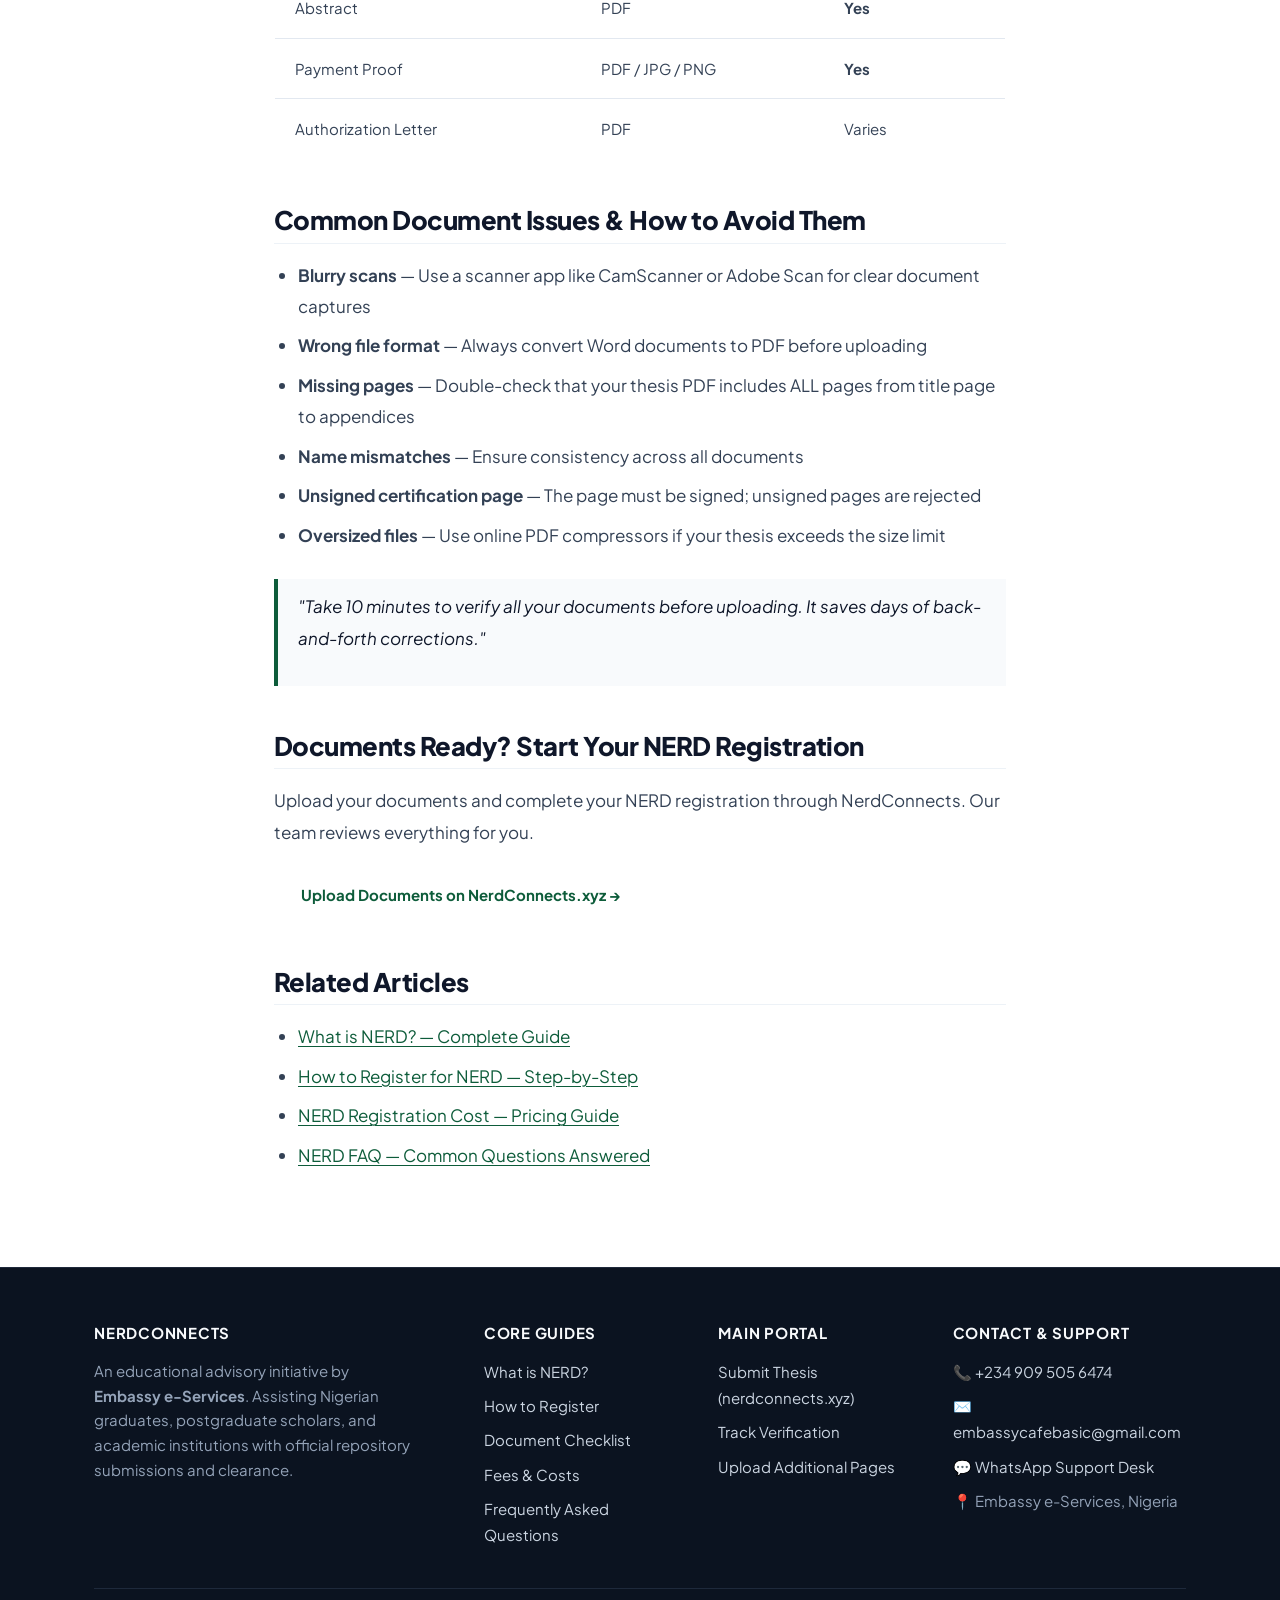
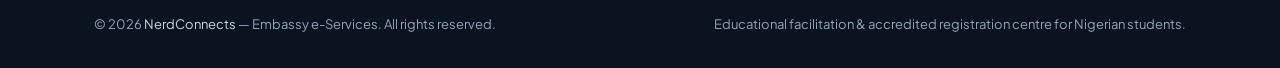
<file: nerd-requirements.html>
<!DOCTYPE html>
<html lang="en" data-theme="dark">
<head>
  <meta charset="UTF-8" />
  <meta name="viewport" content="width=device-width, initial-scale=1.0" />

  <title>NERD Registration Requirements — Complete Document Checklist 2026 | NerdConnects</title>
  <meta name="description" content="Complete checklist of NERD registration requirements and documents needed in Nigeria. Thesis format, passport photo specs, ID requirements, and more." />
  <meta name="keywords" content="NERD requirements, NERD documents needed, NERD registration documents, NERD checklist, what do I need for NERD, NERD thesis format, NERD submission requirements" />
  <meta name="author" content="Embassy e-Services" />
  <meta name="robots" content="index, follow" />
  <link rel="canonical" href="https://portal.nerdconnects.xyz/nerd-requirements.html" />

  <meta name="geo.region" content="NG" />
  <meta name="geo.placename" content="Nigeria" />

  <meta property="og:type" content="article" />
  <meta property="og:title" content="NERD Registration Requirements — Complete Document Checklist 2026" />
  <meta property="og:description" content="Full list of documents and requirements needed for NERD registration in Nigeria." />
  <meta property="og:url" content="https://portal.nerdconnects.xyz/nerd-requirements.html" />
  <meta property="og:site_name" content="NerdConnects Blog" />
  <meta property="og:locale" content="en_NG" />
  <meta property="article:published_time" content="2026-09-25" />

  <meta name="twitter:card" content="summary_large_image" />
  <meta name="twitter:title" content="NERD Registration Requirements — Complete Document Checklist" />
  <meta name="twitter:description" content="Everything you need for NERD registration: documents, formats, and specifications." />
  <!-- Standard Favicons & Touch Icons (Google SEO & Mobile PWA) -->
  <link rel="icon" type="image/x-icon" href="/favicon.ico" />
  <link rel="icon" type="image/png" sizes="16x16" href="/favicon-16x16.png" />
  <link rel="icon" type="image/png" sizes="32x32" href="/favicon-32x32.png" />
  <link rel="icon" type="image/png" sizes="48x48" href="/favicon-48x48.png" />
  <link rel="apple-touch-icon" sizes="180x180" href="/apple-touch-icon.png" />
  <link rel="manifest" href="/site.webmanifest" />
  <meta name="msapplication-TileColor" content="#030712" />
  <meta name="theme-color" content="#030712" />

  <!-- Open Graph & Twitter Social Share Previews (WhatsApp, X, LinkedIn) -->
  <meta property="og:image" content="https://portal.nerdconnects.xyz/og-image.jpg" />
  <meta property="og:image:secure_url" content="https://portal.nerdconnects.xyz/og-image.jpg" />
  <meta property="og:image:type" content="image/jpeg" />
  <meta property="og:image:width" content="1200" />
  <meta property="og:image:height" content="630" />
  <meta property="og:image:alt" content="NerdConnects — Official NERD Registration Guide Nigeria" />
  <meta name="twitter:image" content="https://portal.nerdconnects.xyz/og-image.jpg" />
  <meta name="twitter:image:alt" content="NerdConnects — Official NERD Registration Guide Nigeria" />

  <link rel="preconnect" href="https://fonts.googleapis.com" />
  <link rel="preconnect" href="https://fonts.gstatic.com" crossorigin />
  <link href="https://fonts.googleapis.com/css2?family=Plus+Jakarta+Sans:wght@400;500;600;700;800;900&family=Inter:wght@400;500;600;700;800&display=swap" rel="stylesheet" />
  <link rel="stylesheet" href="styles.css" />

  <script type="application/ld+json">
  {
    "@context": "https://schema.org",
    "@type": "Article",
    "headline": "NERD Registration Requirements — Complete Document Checklist 2026",
    "description": "Complete checklist of NERD registration requirements and documents needed in Nigeria.",
    "url": "https://portal.nerdconnects.xyz/nerd-requirements.html",
    "datePublished": "2026-09-25",
    "dateModified": "2026-10-07",
    "author": { "@type": "Organization", "name": "NerdConnects", "url": "https://nerdconnects.xyz" },
    "publisher": { "@type": "Organization", "name": "Embassy e-Services", "url": "https://nerdconnects.xyz" }
  }
  </script>

  <script type="application/ld+json">
  {
    "@context": "https://schema.org",
    "@type": "BreadcrumbList",
    "itemListElement": [
      { "@type": "ListItem", "position": 1, "name": "Home", "item": "https://portal.nerdconnects.xyz/" },
      { "@type": "ListItem", "position": 2, "name": "NERD Requirements", "item": "https://portal.nerdconnects.xyz/nerd-requirements.html" }
    ]
  }
  </script>
</head>
<body>

  <!-- Top Human Notice Bar -->
  <aside class="top-notice-bar" aria-label="Support desk contact">
    <div class="container top-notice-bar__inner">
      <div>
        📍 <strong>Embassy e-Services Advisory Desk:</strong> Official NERD Registration Assistance Nationwide.
      </div>
      <div class="top-notice-bar__contact">
        <span>📞 <a href="tel:+2349095056474">+234 909 505 6474</a></span>
        <span>💬 <a href="https://wa.me/2349095056474?text=Hello%20Embassy%20e-Services%2C%20I%20have%20questions%20about%20NERD" target="_blank" rel="noopener">WhatsApp Support</a></span>
      </div>
    </div>
  </aside>

  <!-- NAVBAR -->
  <nav class="navbar" id="navbar">
    <div class="container navbar__inner">
      <a href="index.html" class="navbar__brand">
        <img src="logo.jpg" alt="NerdConnects Logo" class="navbar__logo" width="44" height="44" />
        <div>
          <span class="navbar__brand-title">NerdConnects</span>
          <span class="navbar__brand-subtitle">by Embassy e-Services</span>
        </div>
      </a>
      <ul class="navbar__links" id="nav-links">
        <li><a href="index.html">Home</a></li>
        <li><a href="what-is-nerd.html">What is NERD?</a></li>
        <li><a href="how-to-register-for-nerd.html">How to Register</a></li>
        <li><a href="nerd-requirements.html" class="active">Document Checklist</a></li>
        <li><a href="nerd-cost.html">Fees &amp; Costs</a></li>
        <li><a href="nerd-faq.html">FAQ</a></li>
        <li><a href="https://nerdconnects.xyz" class="navbar__cta" target="_blank" rel="noopener">Submit via Portal →</a></li>
      </ul>
      <button class="navbar__toggle" id="nav-toggle" aria-label="Open menu" aria-expanded="false">
        <span></span><span></span><span></span>
      </button>
    </div>
  </nav>

  <section class="article-hero">
    <div class="container container--narrow">
      <div class="article-hero__breadcrumb">
        <a href="index.html">Home</a> <span>/</span> <span>Requirements</span>
      </div>
      <span class="article-hero__tag" style="background: rgba(212,168,67,0.1); border-color: rgba(212,168,67,0.15); color: #e0be6a;">Checklist</span>
      <h1 class="article-hero__title">NERD Registration Requirements — Complete Document Checklist</h1>
      <div class="article-hero__meta">
        <span>📅 September 25, 2026</span>
        <span>⏱️ 6 min read</span>
        <span>✍️ NerdConnects Team</span>
      </div>
    </div>
  </section>

  <article class="article-content">
    <div class="container container--narrow">

      <p>One of the most common reasons for NERD registration delays is <strong>incomplete or incorrectly formatted documents</strong>. This guide provides a comprehensive checklist of every document you need, with exact specifications so your registration goes through without any hitches.</p>

      <div class="info-box info-box--green">
        <h4 class="info-box__title">📋 Quick Checklist Summary</h4>
        <p>You need: <strong>1)</strong> Thesis/Dissertation PDF, <strong>2)</strong> Passport photo, <strong>3)</strong> Valid ID, <strong>4)</strong> Certification page, <strong>5)</strong> Abstract, <strong>6)</strong> Payment proof. Some institutions also require an authorization letter.</p>
      </div>

      <h2 id="required-documents">Required Documents for NERD Registration</h2>

      <h3 id="thesis">1. Thesis, Dissertation, or Project Report</h3>
      <p>This is the main document being submitted to the NERD repository. Requirements:</p>
      <ul>
        <li><strong>Format:</strong> PDF only (not Word, not scanned images)</li>
        <li><strong>Quality:</strong> Must be clearly readable with properly formatted text</li>
        <li><strong>Content:</strong> Complete thesis including title page, abstract, all chapters, references, and appendices</li>
        <li><strong>File size:</strong> Should not exceed 50MB (compress if necessary)</li>
        <li><strong>Title page:</strong> Must include the thesis title, your full name, institution, degree, department, and year</li>
      </ul>

      <h3 id="passport-photo">2. Passport Photograph</h3>
      <ul>
        <li><strong>Format:</strong> JPG or PNG</li>
        <li><strong>Background:</strong> White or light-coloured background preferred</li>
        <li><strong>Recency:</strong> Must be taken within the last 6 months</li>
        <li><strong>Quality:</strong> Clear, well-lit, front-facing</li>
        <li><strong>Attire:</strong> Formal or semi-formal (no headgear unless for religious reasons)</li>
      </ul>

      <h3 id="valid-id">3. Valid Government-Issued ID</h3>
      <p>Any one of the following:</p>
      <ul>
        <li>National Identification Number (NIN) slip or card</li>
        <li>International passport (data page)</li>
        <li>Voter's card (PVC)</li>
        <li>Driver's licence</li>
      </ul>

      <div class="info-box info-box--gold">
        <h4 class="info-box__title">⚠️ Important: Name Matching</h4>
        <p>The name on your ID <strong>must match</strong> the name on your thesis title page and NERD registration form. Any discrepancy can cause delays. If your names differ, provide a sworn affidavit or change-of-name document.</p>
      </div>

      <h3 id="certification-page">4. Certification / Approval Page</h3>
      <ul>
        <li>The signed page from your institution confirming your thesis has been approved</li>
        <li>Must bear the signatures of your supervisor(s) and Head of Department</li>
        <li>Must be clearly legible — avoid blurry scans</li>
        <li><strong>Format:</strong> PDF or clear JPG/PNG scan</li>
      </ul>

      <h3 id="abstract">5. Abstract</h3>
      <ul>
        <li>A standalone copy of your thesis abstract</li>
        <li>Should be no more than 300 words</li>
        <li>Must include the thesis title and your name</li>
        <li><strong>Format:</strong> PDF</li>
      </ul>

      <h3 id="payment-proof">6. Payment Proof</h3>
      <ul>
        <li>Receipt or screenshot of your NERD registration fee payment</li>
        <li>Must clearly show the amount paid and transaction reference</li>
        <li><strong>Format:</strong> PDF, JPG, or PNG</li>
      </ul>

      <h3 id="optional-docs">7. Additional Documents (If Required)</h3>
      <p>Some institutions may also require:</p>
      <ul>
        <li><strong>Authorization letter</strong> — A letter from your institution authorising the NERD submission</li>
        <li><strong>Dedication page</strong> — If applicable to your thesis</li>
        <li><strong>Table of contents</strong> — As a standalone document (rarely required)</li>
      </ul>

      <h2 id="format-summary">Document Format Summary Table</h2>
      <table class="pricing-table">
        <thead>
          <tr>
            <th>Document</th>
            <th>Format</th>
            <th>Required?</th>
          </tr>
        </thead>
        <tbody>
          <tr>
            <td>Thesis / Dissertation</td>
            <td>PDF</td>
            <td><strong>Yes</strong></td>
          </tr>
          <tr>
            <td>Passport Photograph</td>
            <td>JPG / PNG</td>
            <td><strong>Yes</strong></td>
          </tr>
          <tr>
            <td>Government ID</td>
            <td>PDF / JPG / PNG</td>
            <td><strong>Yes</strong></td>
          </tr>
          <tr>
            <td>Certification Page</td>
            <td>PDF / JPG / PNG</td>
            <td><strong>Yes</strong></td>
          </tr>
          <tr>
            <td>Abstract</td>
            <td>PDF</td>
            <td><strong>Yes</strong></td>
          </tr>
          <tr>
            <td>Payment Proof</td>
            <td>PDF / JPG / PNG</td>
            <td><strong>Yes</strong></td>
          </tr>
          <tr>
            <td>Authorization Letter</td>
            <td>PDF</td>
            <td>Varies</td>
          </tr>
        </tbody>
      </table>

      <h2 id="common-issues">Common Document Issues &amp; How to Avoid Them</h2>
      <ul>
        <li><strong>Blurry scans</strong> — Use a scanner app like CamScanner or Adobe Scan for clear document captures</li>
        <li><strong>Wrong file format</strong> — Always convert Word documents to PDF before uploading</li>
        <li><strong>Missing pages</strong> — Double-check that your thesis PDF includes ALL pages from title page to appendices</li>
        <li><strong>Name mismatches</strong> — Ensure consistency across all documents</li>
        <li><strong>Unsigned certification page</strong> — The page must be signed; unsigned pages are rejected</li>
        <li><strong>Oversized files</strong> — Use online PDF compressors if your thesis exceeds the size limit</li>
      </ul>

      <blockquote>
        <p>"Take 10 minutes to verify all your documents before uploading. It saves days of back-and-forth corrections."</p>
      </blockquote>

      <div class="cta-banner">
        <h2 class="cta-banner__title">Documents Ready? Start Your NERD Registration</h2>
        <p class="cta-banner__desc">
          Upload your documents and complete your NERD registration through NerdConnects. Our team reviews everything for you.
        </p>
        <a href="https://nerdconnects.xyz" class="btn btn--gold" target="_blank" rel="noopener">
          Upload Documents on NerdConnects.xyz →
        </a>
      </div>

      <h2 id="related">Related Articles</h2>
      <ul>
        <li><a href="what-is-nerd.html">What is NERD? — Complete Guide</a></li>
        <li><a href="how-to-register-for-nerd.html">How to Register for NERD — Step-by-Step</a></li>
        <li><a href="nerd-cost.html">NERD Registration Cost — Pricing Guide</a></li>
        <li><a href="nerd-faq.html">NERD FAQ — Common Questions Answered</a></li>
      </ul>

    </div>
  </article>

  <!-- FOOTER -->
  <footer class="footer">
    <div class="container">
      <div class="footer__grid">
        <div>
          <h4>NerdConnects</h4>
          <p class="footer__brand-p">
            An educational advisory initiative by <strong>Embassy e-Services</strong>. Assisting Nigerian graduates, postgraduate scholars, and academic institutions with official repository submissions and clearance.
          </p>
        </div>

        <div>
          <h4>Core Guides</h4>
          <ul class="footer__list">
            <li><a href="what-is-nerd.html">What is NERD?</a></li>
            <li><a href="how-to-register-for-nerd.html">How to Register</a></li>
            <li><a href="nerd-requirements.html">Document Checklist</a></li>
            <li><a href="nerd-cost.html">Fees &amp; Costs</a></li>
            <li><a href="nerd-faq.html">Frequently Asked Questions</a></li>
          </ul>
        </div>

        <div>
          <h4>Main Portal</h4>
          <ul class="footer__list">
            <li><a href="https://nerdconnects.xyz" target="_blank" rel="noopener">Submit Thesis (nerdconnects.xyz)</a></li>
            <li><a href="https://nerdconnects.xyz" target="_blank" rel="noopener">Track Verification</a></li>
            <li><a href="https://nerdconnects.xyz" target="_blank" rel="noopener">Upload Additional Pages</a></li>
          </ul>
        </div>

        <div>
          <h4>Contact &amp; Support</h4>
          <ul class="footer__list">
            <li>📞 <a href="tel:+2349095056474">+234 909 505 6474</a></li>
            <li>✉️ <a href="mailto:embassycafebasic@gmail.com">embassycafebasic@gmail.com</a></li>
            <li>💬 <a href="https://wa.me/2349095056474" target="_blank" rel="noopener">WhatsApp Support Desk</a></li>
            <li>📍 Embassy e-Services, Nigeria</li>
          </ul>
        </div>
      </div>

      <div class="footer__bottom">
        <div>&copy; 2026 <a href="https://nerdconnects.xyz" target="_blank" rel="noopener">NerdConnects</a> — Embassy e-Services. All rights reserved.</div>
        <div>Educational facilitation &amp; accredited registration centre for Nigerian students.</div>
      </div>
    </div>
  </footer>

  <script src="script.js"></script>
</body>
</html>
</file>
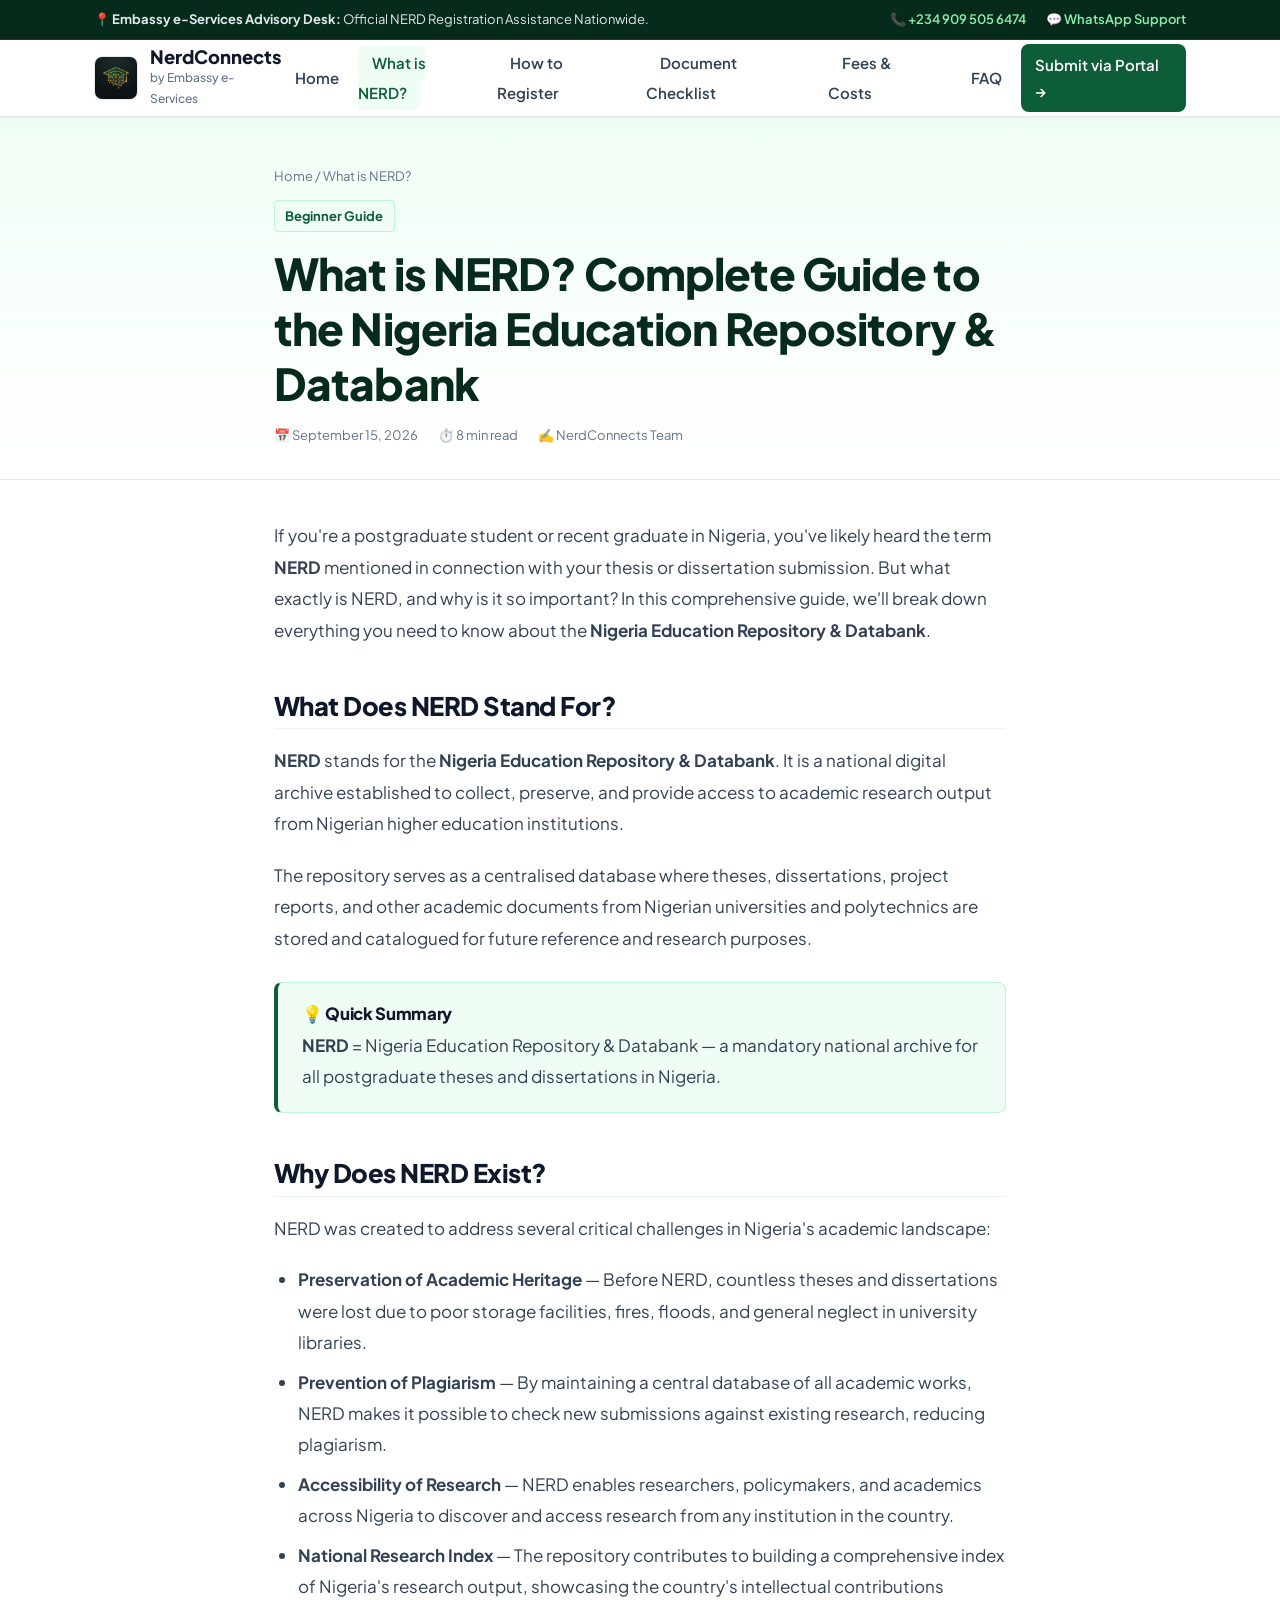
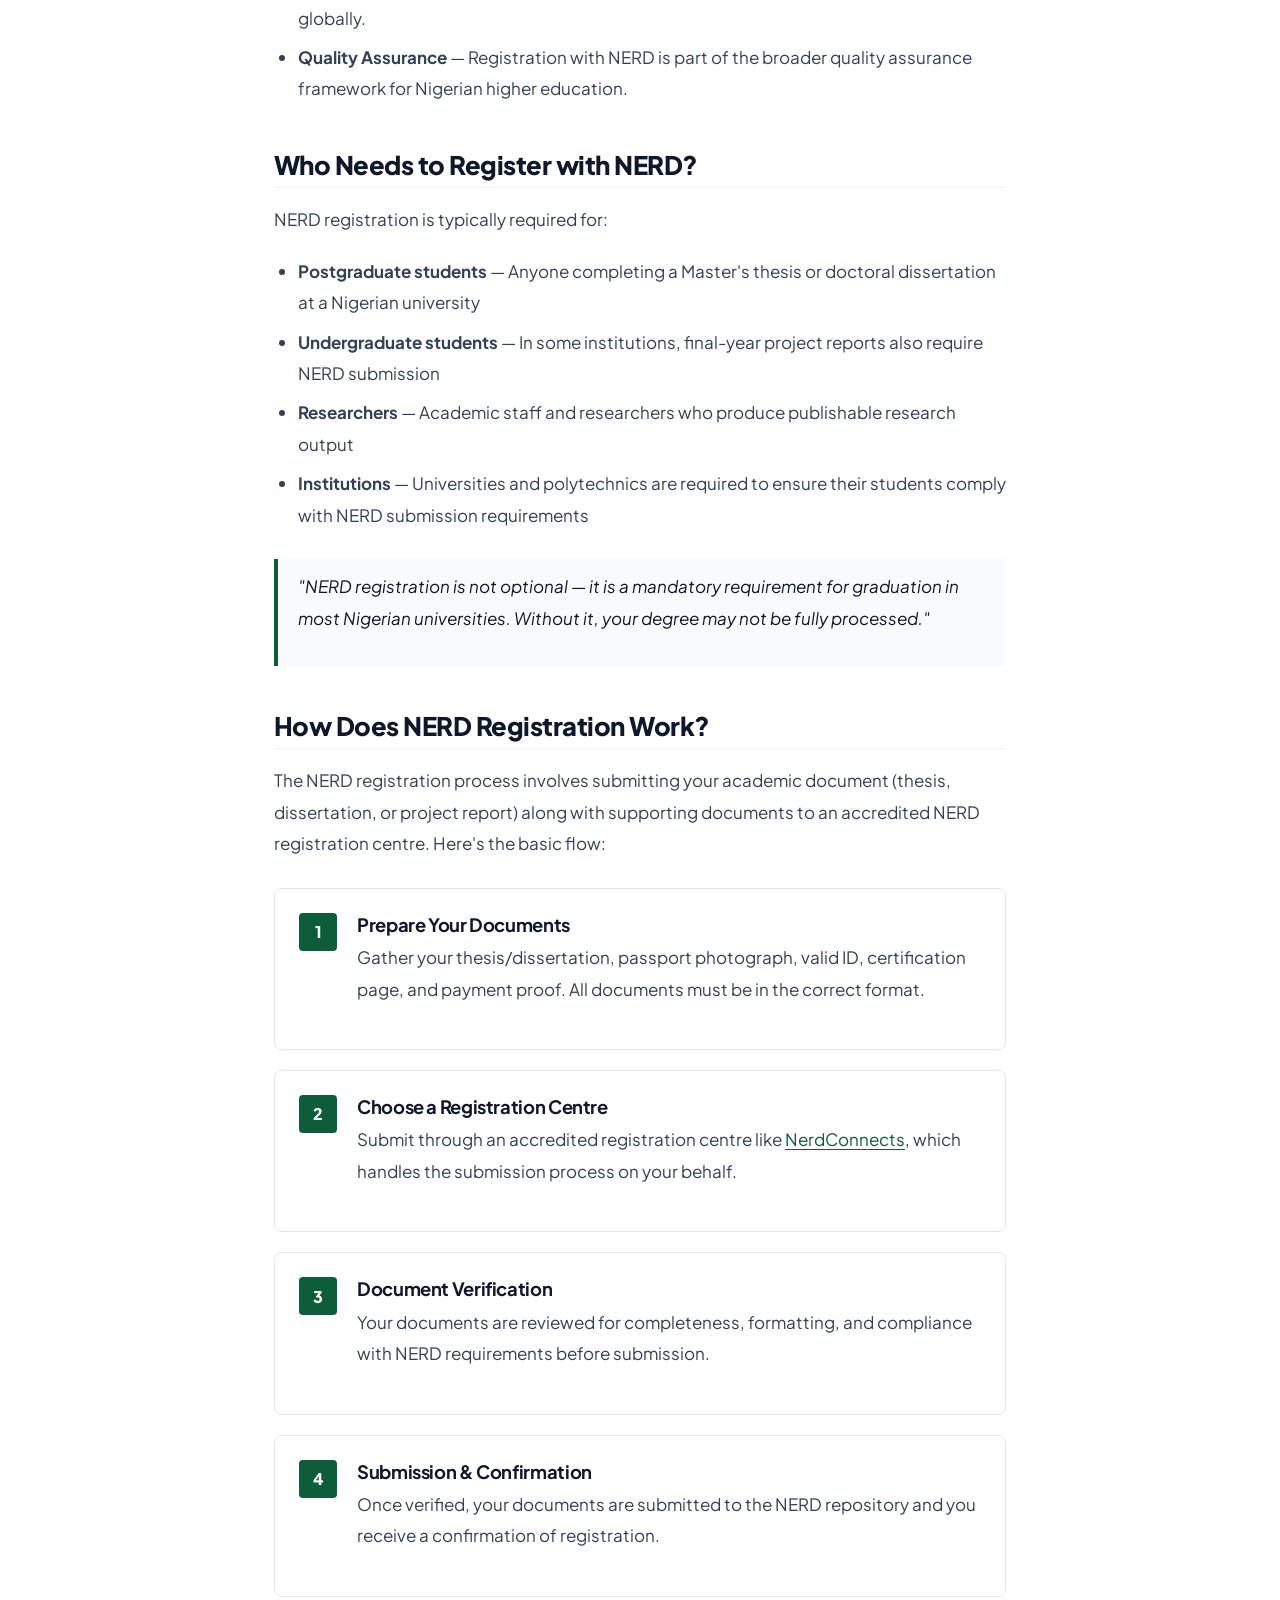
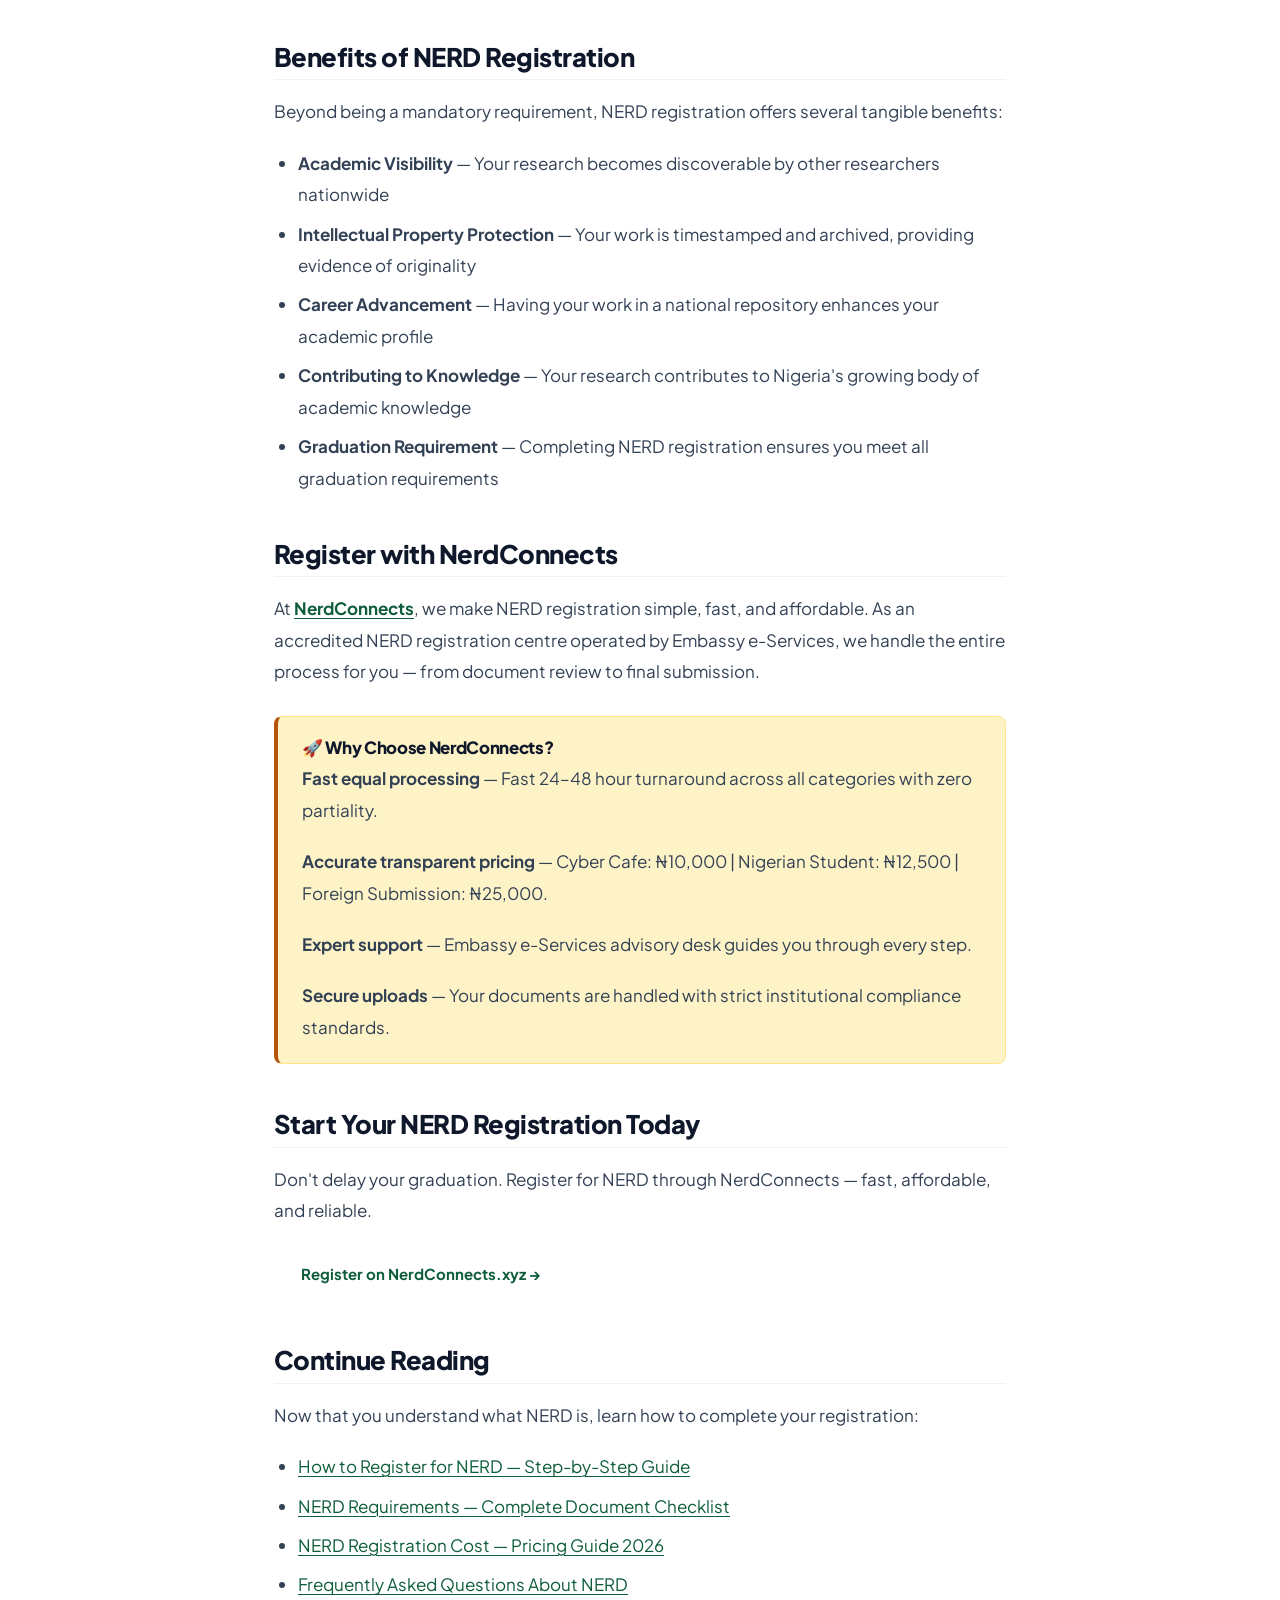
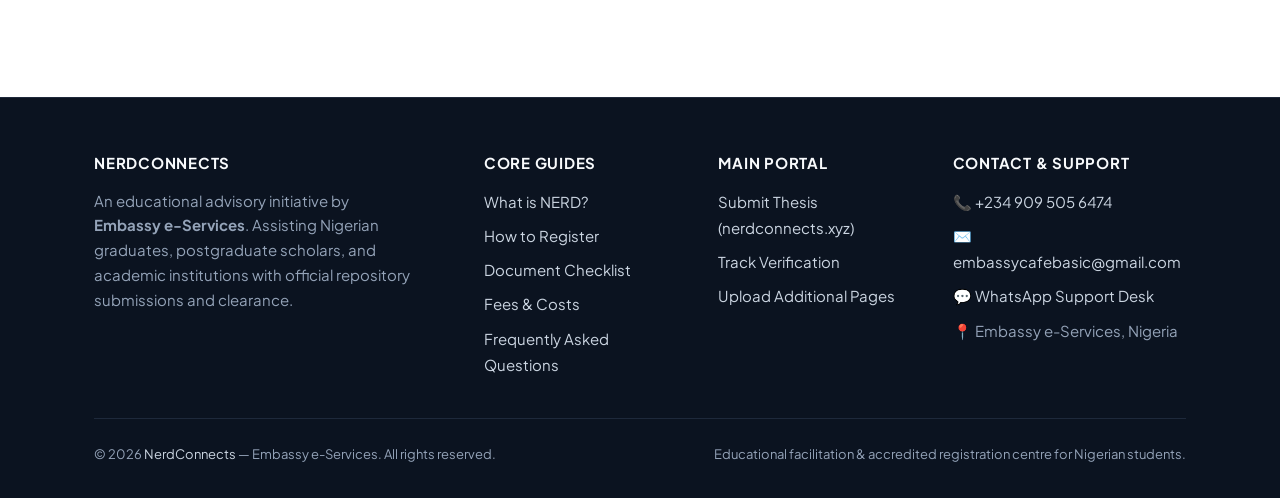
<file: what-is-nerd.html>
<!DOCTYPE html>
<html lang="en" data-theme="dark">
<head>
  <meta charset="UTF-8" />
  <meta name="viewport" content="width=device-width, initial-scale=1.0" />

  <title>What is NERD? Complete Guide to the Nigeria Education Repository & Databank (2026)</title>
  <meta name="description" content="Learn what NERD is — the Nigeria Education Repository & Databank. Discover why NERD registration matters, who needs it, and how it preserves Nigeria's academic heritage." />
  <meta name="keywords" content="what is NERD, NERD meaning, Nigeria Education Repository, NERD databank, NERD Nigeria explained, NERD registration meaning, what does NERD stand for Nigeria" />
  <meta name="author" content="Embassy e-Services" />
  <meta name="robots" content="index, follow" />
  <link rel="canonical" href="https://portal.nerdconnects.xyz/what-is-nerd.html" />

  <meta name="geo.region" content="NG" />
  <meta name="geo.placename" content="Nigeria" />

  <meta property="og:type" content="article" />
  <meta property="og:title" content="What is NERD? Complete Guide to Nigeria Education Repository & Databank" />
  <meta property="og:description" content="Everything you need to know about NERD — the Nigeria Education Repository & Databank — and why registration is mandatory for Nigerian graduates." />
  <meta property="og:url" content="https://portal.nerdconnects.xyz/what-is-nerd.html" />
  <meta property="og:site_name" content="NerdConnects Blog" />
  <meta property="og:locale" content="en_NG" />
  <meta property="article:published_time" content="2026-09-15" />
  <meta property="article:author" content="NerdConnects" />
  <meta property="article:section" content="Education" />
  <meta property="article:tag" content="NERD" />
  <meta property="article:tag" content="Nigeria Education" />

  <meta name="twitter:card" content="summary_large_image" />
  <meta name="twitter:title" content="What is NERD? Complete Guide to the Nigeria Education Repository & Databank" />
  <meta name="twitter:description" content="Learn what NERD stands for, why it matters, and who needs to register." />
  <!-- Standard Favicons & Touch Icons (Google SEO & Mobile PWA) -->
  <link rel="icon" type="image/x-icon" href="/favicon.ico" />
  <link rel="icon" type="image/png" sizes="16x16" href="/favicon-16x16.png" />
  <link rel="icon" type="image/png" sizes="32x32" href="/favicon-32x32.png" />
  <link rel="icon" type="image/png" sizes="48x48" href="/favicon-48x48.png" />
  <link rel="apple-touch-icon" sizes="180x180" href="/apple-touch-icon.png" />
  <link rel="manifest" href="/site.webmanifest" />
  <meta name="msapplication-TileColor" content="#030712" />
  <meta name="theme-color" content="#030712" />

  <!-- Open Graph & Twitter Social Share Previews (WhatsApp, X, LinkedIn) -->
  <meta property="og:image" content="https://portal.nerdconnects.xyz/og-image.jpg" />
  <meta property="og:image:secure_url" content="https://portal.nerdconnects.xyz/og-image.jpg" />
  <meta property="og:image:type" content="image/jpeg" />
  <meta property="og:image:width" content="1200" />
  <meta property="og:image:height" content="630" />
  <meta property="og:image:alt" content="NerdConnects — Official NERD Registration Guide Nigeria" />
  <meta name="twitter:image" content="https://portal.nerdconnects.xyz/og-image.jpg" />
  <meta name="twitter:image:alt" content="NerdConnects — Official NERD Registration Guide Nigeria" />

  <link rel="preconnect" href="https://fonts.googleapis.com" />
  <link rel="preconnect" href="https://fonts.gstatic.com" crossorigin />
  <link href="https://fonts.googleapis.com/css2?family=Plus+Jakarta+Sans:wght@400;500;600;700;800;900&family=Inter:wght@400;500;600;700;800&display=swap" rel="stylesheet" />
  <link rel="stylesheet" href="styles.css" />

  <!-- JSON-LD: Article -->
  <script type="application/ld+json">
  {
    "@context": "https://schema.org",
    "@type": "Article",
    "headline": "What is NERD? Complete Guide to the Nigeria Education Repository & Databank",
    "description": "Learn what NERD is, why it exists, who needs to register, and how it preserves Nigeria's academic output.",
    "url": "https://portal.nerdconnects.xyz/what-is-nerd.html",
    "datePublished": "2026-09-15",
    "dateModified": "2026-10-07",
    "author": {
      "@type": "Organization",
      "name": "NerdConnects",
      "url": "https://nerdconnects.xyz"
    },
    "publisher": {
      "@type": "Organization",
      "name": "Embassy e-Services",
      "url": "https://nerdconnects.xyz"
    },
    "mainEntityOfPage": "https://portal.nerdconnects.xyz/what-is-nerd.html"
  }
  </script>

  <!-- JSON-LD: BreadcrumbList -->
  <script type="application/ld+json">
  {
    "@context": "https://schema.org",
    "@type": "BreadcrumbList",
    "itemListElement": [
      { "@type": "ListItem", "position": 1, "name": "Home", "item": "https://portal.nerdconnects.xyz/" },
      { "@type": "ListItem", "position": 2, "name": "What is NERD?", "item": "https://portal.nerdconnects.xyz/what-is-nerd.html" }
    ]
  }
  </script>
</head>
<body>

  <!-- Top Human Notice Bar -->
  <aside class="top-notice-bar" aria-label="Support desk contact">
    <div class="container top-notice-bar__inner">
      <div>
        📍 <strong>Embassy e-Services Advisory Desk:</strong> Official NERD Registration Assistance Nationwide.
      </div>
      <div class="top-notice-bar__contact">
        <span>📞 <a href="tel:+2349095056474">+234 909 505 6474</a></span>
        <span>💬 <a href="https://wa.me/2349095056474?text=Hello%20Embassy%20e-Services%2C%20I%20have%20questions%20about%20NERD" target="_blank" rel="noopener">WhatsApp Support</a></span>
      </div>
    </div>
  </aside>

  <!-- NAVBAR -->
  <nav class="navbar" id="navbar">
    <div class="container navbar__inner">
      <a href="index.html" class="navbar__brand">
        <img src="logo.jpg" alt="NerdConnects Logo" class="navbar__logo" width="44" height="44" />
        <div>
          <span class="navbar__brand-title">NerdConnects</span>
          <span class="navbar__brand-subtitle">by Embassy e-Services</span>
        </div>
      </a>
      <ul class="navbar__links" id="nav-links">
        <li><a href="index.html">Home</a></li>
        <li><a href="what-is-nerd.html" class="active">What is NERD?</a></li>
        <li><a href="how-to-register-for-nerd.html">How to Register</a></li>
        <li><a href="nerd-requirements.html">Document Checklist</a></li>
        <li><a href="nerd-cost.html">Fees &amp; Costs</a></li>
        <li><a href="nerd-faq.html">FAQ</a></li>
        <li><a href="https://nerdconnects.xyz" class="navbar__cta" target="_blank" rel="noopener">Submit via Portal →</a></li>
      </ul>
      <button class="navbar__toggle" id="nav-toggle" aria-label="Open menu" aria-expanded="false">
        <span></span><span></span><span></span>
      </button>
    </div>
  </nav>

  <!-- ARTICLE HERO -->
  <section class="article-hero">
    <div class="container container--narrow">
      <div class="article-hero__breadcrumb">
        <a href="index.html">Home</a> <span>/</span> <span>What is NERD?</span>
      </div>
      <span class="article-hero__tag">Beginner Guide</span>
      <h1 class="article-hero__title">What is NERD? Complete Guide to the Nigeria Education Repository &amp; Databank</h1>
      <div class="article-hero__meta">
        <span>📅 September 15, 2026</span>
        <span>⏱️ 8 min read</span>
        <span>✍️ NerdConnects Team</span>
      </div>
    </div>
  </section>

  <!-- ARTICLE CONTENT -->
  <article class="article-content">
    <div class="container container--narrow">

      <p>If you're a postgraduate student or recent graduate in Nigeria, you've likely heard the term <strong>NERD</strong> mentioned in connection with your thesis or dissertation submission. But what exactly is NERD, and why is it so important? In this comprehensive guide, we'll break down everything you need to know about the <strong>Nigeria Education Repository &amp; Databank</strong>.</p>

      <h2 id="what-does-nerd-stand-for">What Does NERD Stand For?</h2>
      <p><strong>NERD</strong> stands for the <strong>Nigeria Education Repository &amp; Databank</strong>. It is a national digital archive established to collect, preserve, and provide access to academic research output from Nigerian higher education institutions.</p>
      <p>The repository serves as a centralised database where theses, dissertations, project reports, and other academic documents from Nigerian universities and polytechnics are stored and catalogued for future reference and research purposes.</p>

      <div class="info-box info-box--green">
        <h4 class="info-box__title">💡 Quick Summary</h4>
        <p><strong>NERD</strong> = Nigeria Education Repository &amp; Databank — a mandatory national archive for all postgraduate theses and dissertations in Nigeria.</p>
      </div>

      <h2 id="why-nerd-exists">Why Does NERD Exist?</h2>
      <p>NERD was created to address several critical challenges in Nigeria's academic landscape:</p>
      <ul>
        <li><strong>Preservation of Academic Heritage</strong> — Before NERD, countless theses and dissertations were lost due to poor storage facilities, fires, floods, and general neglect in university libraries.</li>
        <li><strong>Prevention of Plagiarism</strong> — By maintaining a central database of all academic works, NERD makes it possible to check new submissions against existing research, reducing plagiarism.</li>
        <li><strong>Accessibility of Research</strong> — NERD enables researchers, policymakers, and academics across Nigeria to discover and access research from any institution in the country.</li>
        <li><strong>National Research Index</strong> — The repository contributes to building a comprehensive index of Nigeria's research output, showcasing the country's intellectual contributions globally.</li>
        <li><strong>Quality Assurance</strong> — Registration with NERD is part of the broader quality assurance framework for Nigerian higher education.</li>
      </ul>

      <h2 id="who-needs-nerd">Who Needs to Register with NERD?</h2>
      <p>NERD registration is typically required for:</p>
      <ul>
        <li><strong>Postgraduate students</strong> — Anyone completing a Master's thesis or doctoral dissertation at a Nigerian university</li>
        <li><strong>Undergraduate students</strong> — In some institutions, final-year project reports also require NERD submission</li>
        <li><strong>Researchers</strong> — Academic staff and researchers who produce publishable research output</li>
        <li><strong>Institutions</strong> — Universities and polytechnics are required to ensure their students comply with NERD submission requirements</li>
      </ul>

      <blockquote>
        <p>"NERD registration is not optional — it is a mandatory requirement for graduation in most Nigerian universities. Without it, your degree may not be fully processed."</p>
      </blockquote>

      <h2 id="how-nerd-works">How Does NERD Registration Work?</h2>
      <p>The NERD registration process involves submitting your academic document (thesis, dissertation, or project report) along with supporting documents to an accredited NERD registration centre. Here's the basic flow:</p>

      <div class="steps">
        <div class="step animate-on-scroll">
          <div class="step__number">1</div>
          <div class="step__content">
            <h3>Prepare Your Documents</h3>
            <p>Gather your thesis/dissertation, passport photograph, valid ID, certification page, and payment proof. All documents must be in the correct format.</p>
          </div>
        </div>
        <div class="step animate-on-scroll">
          <div class="step__number">2</div>
          <div class="step__content">
            <h3>Choose a Registration Centre</h3>
            <p>Submit through an accredited registration centre like <a href="https://nerdconnects.xyz" target="_blank" rel="noopener">NerdConnects</a>, which handles the submission process on your behalf.</p>
          </div>
        </div>
        <div class="step animate-on-scroll">
          <div class="step__number">3</div>
          <div class="step__content">
            <h3>Document Verification</h3>
            <p>Your documents are reviewed for completeness, formatting, and compliance with NERD requirements before submission.</p>
          </div>
        </div>
        <div class="step animate-on-scroll">
          <div class="step__number">4</div>
          <div class="step__content">
            <h3>Submission &amp; Confirmation</h3>
            <p>Once verified, your documents are submitted to the NERD repository and you receive a confirmation of registration.</p>
          </div>
        </div>
      </div>

      <h2 id="benefits-of-nerd">Benefits of NERD Registration</h2>
      <p>Beyond being a mandatory requirement, NERD registration offers several tangible benefits:</p>
      <ul>
        <li><strong>Academic Visibility</strong> — Your research becomes discoverable by other researchers nationwide</li>
        <li><strong>Intellectual Property Protection</strong> — Your work is timestamped and archived, providing evidence of originality</li>
        <li><strong>Career Advancement</strong> — Having your work in a national repository enhances your academic profile</li>
        <li><strong>Contributing to Knowledge</strong> — Your research contributes to Nigeria's growing body of academic knowledge</li>
        <li><strong>Graduation Requirement</strong> — Completing NERD registration ensures you meet all graduation requirements</li>
      </ul>

      <h2 id="register-with-nerdconnects">Register with NerdConnects</h2>
      <p>At <a href="https://nerdconnects.xyz" target="_blank" rel="noopener"><strong>NerdConnects</strong></a>, we make NERD registration simple, fast, and affordable. As an accredited NERD registration centre operated by Embassy e-Services, we handle the entire process for you — from document review to final submission.</p>

      <div class="info-box info-box--gold">
        <h4 class="info-box__title">🚀 Why Choose NerdConnects?</h4>
        <p><strong>Fast equal processing</strong> — Fast 24–48 hour turnaround across all categories with zero partiality.</p>
        <p><strong>Accurate transparent pricing</strong> — Cyber Cafe: ₦10,000 | Nigerian Student: ₦12,500 | Foreign Submission: ₦25,000.</p>
        <p><strong>Expert support</strong> — Embassy e-Services advisory desk guides you through every step.</p>
        <p><strong>Secure uploads</strong> — Your documents are handled with strict institutional compliance standards.</p>
      </div>

      <!-- CTA -->
      <div class="cta-banner">
        <h2 class="cta-banner__title">Start Your NERD Registration Today</h2>
        <p class="cta-banner__desc">
          Don't delay your graduation. Register for NERD through NerdConnects — fast, affordable, and reliable.
        </p>
        <a href="https://nerdconnects.xyz" class="btn btn--gold" target="_blank" rel="noopener">
          Register on NerdConnects.xyz →
        </a>
      </div>

      <h2 id="related-articles">Continue Reading</h2>
      <p>Now that you understand what NERD is, learn how to complete your registration:</p>
      <ul>
        <li><a href="how-to-register-for-nerd.html">How to Register for NERD — Step-by-Step Guide</a></li>
        <li><a href="nerd-requirements.html">NERD Requirements — Complete Document Checklist</a></li>
        <li><a href="nerd-cost.html">NERD Registration Cost — Pricing Guide 2026</a></li>
        <li><a href="nerd-faq.html">Frequently Asked Questions About NERD</a></li>
      </ul>

    </div>
  </article>

  <!-- FOOTER -->
  <footer class="footer">
    <div class="container">
      <div class="footer__grid">
        <div>
          <h4>NerdConnects</h4>
          <p class="footer__brand-p">
            An educational advisory initiative by <strong>Embassy e-Services</strong>. Assisting Nigerian graduates, postgraduate scholars, and academic institutions with official repository submissions and clearance.
          </p>
        </div>

        <div>
          <h4>Core Guides</h4>
          <ul class="footer__list">
            <li><a href="what-is-nerd.html">What is NERD?</a></li>
            <li><a href="how-to-register-for-nerd.html">How to Register</a></li>
            <li><a href="nerd-requirements.html">Document Checklist</a></li>
            <li><a href="nerd-cost.html">Fees &amp; Costs</a></li>
            <li><a href="nerd-faq.html">Frequently Asked Questions</a></li>
          </ul>
        </div>

        <div>
          <h4>Main Portal</h4>
          <ul class="footer__list">
            <li><a href="https://nerdconnects.xyz" target="_blank" rel="noopener">Submit Thesis (nerdconnects.xyz)</a></li>
            <li><a href="https://nerdconnects.xyz" target="_blank" rel="noopener">Track Verification</a></li>
            <li><a href="https://nerdconnects.xyz" target="_blank" rel="noopener">Upload Additional Pages</a></li>
          </ul>
        </div>

        <div>
          <h4>Contact &amp; Support</h4>
          <ul class="footer__list">
            <li>📞 <a href="tel:+2349095056474">+234 909 505 6474</a></li>
            <li>✉️ <a href="mailto:embassycafebasic@gmail.com">embassycafebasic@gmail.com</a></li>
            <li>💬 <a href="https://wa.me/2349095056474" target="_blank" rel="noopener">WhatsApp Support Desk</a></li>
            <li>📍 Embassy e-Services, Nigeria</li>
          </ul>
        </div>
      </div>

      <div class="footer__bottom">
        <div>&copy; 2026 <a href="https://nerdconnects.xyz" target="_blank" rel="noopener">NerdConnects</a> — Embassy e-Services. All rights reserved.</div>
        <div>Educational facilitation &amp; accredited registration centre for Nigerian students.</div>
      </div>
    </div>
  </footer>

  <script src="script.js"></script>
</body>
</html>
</file>
<file: styles.css>
/* ═══════════════════════════════════════════════
   NerdConnects — Human Editorial Design System
   Clean, trustworthy, professional academic resource
   ═══════════════════════════════════════════════ */

/* ── Typography & Palette ── */
:root {
  /* Real Nigerian Forest Green Brand Palette */
  --clr-brand: #0d5c3a;
  --clr-brand-dark: #084028;
  --clr-brand-light: #167a4e;
  --clr-brand-subtle: #f0fdf4;
  --clr-brand-border: #bbf7d0;

  /* Accent warm amber */
  --clr-accent: #b45309;
  --clr-accent-subtle: #fef3c7;
  --clr-accent-border: #fde68a;

  /* Clean editorial neutrals */
  --clr-bg: #ffffff;
  --clr-bg-subtle: #f8fafc;
  --clr-bg-surface: #f1f5f9;
  --clr-border: #e2e8f0;
  --clr-border-light: #edf2f7;
  
  --clr-text-main: #0f172a;
  --clr-text-body: #334155;
  --clr-text-muted: #64748b;
  --clr-text-light: #94a3b8;

  /* Typography */
  --ff-sans: 'Plus Jakarta Sans', -apple-system, BlinkMacSystemFont, 'Segoe UI', Roboto, sans-serif;
  --ff-serif: 'Lora', Georgia, 'Times New Roman', serif;
  
  --fs-xs: 0.8125rem;
  --fs-sm: 0.9375rem;
  --fs-base: 1.0625rem;
  --fs-md: 1.1875rem;
  --fs-lg: 1.35rem;
  --fs-xl: 1.65rem;
  --fs-2xl: 2.15rem;
  --fs-3xl: 2.75rem;

  /* Layout Spacing */
  --sp-xs: 0.35rem;
  --sp-sm: 0.65rem;
  --sp-md: 1.25rem;
  --sp-lg: 1.75rem;
  --sp-xl: 2.5rem;
  --sp-2xl: 4rem;

  --radius-sm: 4px;
  --radius-md: 8px;
  --radius-lg: 12px;
  --radius-pill: 9999px;

  --shadow-sm: 0 1px 2px rgba(15, 23, 42, 0.05);
  --shadow-md: 0 4px 6px -1px rgba(15, 23, 42, 0.07), 0 2px 4px -2px rgba(15, 23, 42, 0.05);
  --shadow-lg: 0 10px 15px -3px rgba(15, 23, 42, 0.08), 0 4px 6px -4px rgba(15, 23, 42, 0.04);
}

/* ── Reset & Human Base ── */
*, *::before, *::after {
  box-sizing: border-box;
  margin: 0;
  padding: 0;
}

html {
  font-size: 16px;
  scroll-behavior: smooth;
  -webkit-font-smoothing: antialiased;
}

body {
  font-family: var(--ff-sans);
  font-size: var(--fs-base);
  line-height: 1.75;
  color: var(--clr-text-body);
  background-color: var(--clr-bg);
  min-height: 100vh;
}

img {
  max-width: 100%;
  height: auto;
  display: block;
}

a {
  color: var(--clr-brand);
  text-decoration: underline;
  text-decoration-thickness: 1px;
  text-underline-offset: 3px;
  transition: color 0.15s ease;
}

a:hover {
  color: var(--clr-brand-dark);
}

h1, h2, h3, h4, h5 {
  color: var(--clr-text-main);
  line-height: 1.25;
  letter-spacing: -0.02em;
}

h1 {
  font-size: var(--fs-3xl);
  font-weight: 800;
  line-height: 1.15;
}

h2 {
  font-size: var(--fs-2xl);
  font-weight: 700;
  margin-bottom: var(--sp-sm);
}

h3 {
  font-size: var(--fs-xl);
  font-weight: 700;
}

p {
  margin-bottom: var(--sp-md);
}

.container {
  width: 100%;
  max-width: 1140px;
  margin: 0 auto;
  padding: 0 1.5rem;
}

.container--narrow {
  max-width: 780px;
}

/* ══════════════════════════════════════════
   TOP ANNOUNCEMENT / HUMAN NOTICE BAR
   ══════════════════════════════════════════ */
.top-notice-bar {
  background-color: #062b1a;
  color: #e2e8f0;
  font-size: var(--fs-xs);
  padding: 0.5rem 1rem;
  border-bottom: 1px solid rgba(255, 255, 255, 0.08);
}

.top-notice-bar__inner {
  display: flex;
  align-items: center;
  justify-content: space-between;
  gap: 1rem;
  flex-wrap: wrap;
}

.top-notice-bar a {
  color: #86efac;
  text-decoration: none;
  font-weight: 600;
}

.top-notice-bar a:hover {
  text-decoration: underline;
}

.top-notice-bar__contact {
  display: flex;
  align-items: center;
  gap: 1.25rem;
}

/* ══════════════════════════════════════════
   HEADER & NAVBAR
   ══════════════════════════════════════════ */
.navbar {
  background: #ffffff;
  border-bottom: 1px solid var(--clr-border);
  position: sticky;
  top: 0;
  z-index: 100;
  box-shadow: var(--shadow-sm);
}

.navbar__inner {
  display: flex;
  align-items: center;
  justify-content: space-between;
  height: 76px;
}

.navbar__brand {
  display: flex;
  align-items: center;
  gap: 0.75rem;
  text-decoration: none;
  color: var(--clr-text-main);
}

.navbar__logo {
  width: 44px;
  height: 44px;
  border-radius: var(--radius-md);
  object-fit: cover;
  border: 1px solid var(--clr-border);
}

.navbar__brand-title {
  font-size: 1.15rem;
  font-weight: 800;
  line-height: 1.15;
  color: var(--clr-text-main);
  display: block;
}

.navbar__brand-subtitle {
  font-size: 0.75rem;
  color: var(--clr-text-muted);
  font-weight: 500;
  display: block;
}

.navbar__links {
  display: flex;
  align-items: center;
  gap: 0.35rem;
  list-style: none;
}

.navbar__links a {
  font-size: var(--fs-sm);
  font-weight: 600;
  color: var(--clr-text-body);
  text-decoration: none;
  padding: 0.5rem 0.85rem;
  border-radius: var(--radius-md);
  transition: all 0.15s ease;
}

.navbar__links a:hover {
  background-color: var(--clr-bg-surface);
  color: var(--clr-brand);
}

.navbar__links a.active {
  color: var(--clr-brand);
  background-color: var(--clr-brand-subtle);
}

.navbar__cta {
  display: inline-flex;
  align-items: center;
  gap: 0.4rem;
  background-color: var(--clr-brand);
  color: #ffffff !important;
  font-weight: 700;
  font-size: var(--fs-sm);
  padding: 0.6rem 1.25rem;
  border-radius: var(--radius-md);
  text-decoration: none !important;
  transition: background-color 0.15s ease;
}

.navbar__cta:hover {
  background-color: var(--clr-brand-dark);
}

.navbar__toggle {
  display: none;
  background: none;
  border: none;
  cursor: pointer;
  padding: 0.5rem;
}

.navbar__toggle span {
  display: block;
  width: 24px;
  height: 2px;
  background: var(--clr-text-main);
  margin: 5px 0;
  border-radius: 2px;
}

/* ══════════════════════════════════════════
   HERO SECTION — HUMAN & CREDIBLE
   ══════════════════════════════════════════ */
.hero {
  background: linear-gradient(180deg, #f0fdf4 0%, #ffffff 100%);
  border-bottom: 1px solid var(--clr-border);
  padding: 3.5rem 0 3rem;
}

.hero__inner {
  max-width: 860px;
  margin: 0 auto;
  text-align: center;
}

.hero__tag {
  display: inline-flex;
  align-items: center;
  gap: 0.5rem;
  background-color: #ffffff;
  border: 1px solid var(--clr-brand-border);
  color: var(--clr-brand);
  font-size: var(--fs-xs);
  font-weight: 700;
  text-transform: uppercase;
  letter-spacing: 0.05em;
  padding: 0.35rem 0.85rem;
  border-radius: var(--radius-pill);
  margin-bottom: 1.25rem;
  box-shadow: var(--shadow-sm);
}

.hero__title {
  font-size: clamp(2rem, 4vw, 3.1rem);
  font-weight: 800;
  color: #062b1a;
  margin-bottom: 1.25rem;
  line-height: 1.2;
}

.hero__lead {
  font-size: var(--fs-md);
  color: var(--clr-text-body);
  line-height: 1.7;
  max-width: 720px;
  margin: 0 auto 2rem;
}

.hero__actions {
  display: flex;
  align-items: center;
  justify-content: center;
  gap: 1rem;
  flex-wrap: wrap;
  margin-bottom: 2rem;
}

/* ── Buttons ── */
.btn {
  display: inline-flex;
  align-items: center;
  justify-content: center;
  gap: 0.5rem;
  font-size: var(--fs-sm);
  font-weight: 700;
  padding: 0.75rem 1.6rem;
  border-radius: var(--radius-md);
  text-decoration: none !important;
  cursor: pointer;
  transition: all 0.15s ease;
  border: 1px solid transparent;
}

.btn--primary {
  background-color: var(--clr-brand);
  color: #ffffff;
}

.btn--primary:hover {
  background-color: var(--clr-brand-dark);
}

.btn--secondary {
  background-color: #ffffff;
  color: var(--clr-text-main);
  border-color: var(--clr-border);
  box-shadow: var(--shadow-sm);
}

.btn--secondary:hover {
  background-color: var(--clr-bg-surface);
  border-color: #cbd5e1;
}

.btn--whatsapp {
  background-color: #128c7e;
  color: #ffffff;
}

.btn--whatsapp:hover {
  background-color: #075e54;
}

/* ── Trust Badges Strip ── */
.trust-strip {
  display: flex;
  align-items: center;
  justify-content: center;
  gap: 1.75rem;
  flex-wrap: wrap;
  font-size: var(--fs-xs);
  color: var(--clr-text-muted);
  font-weight: 600;
}

.trust-item {
  display: inline-flex;
  align-items: center;
  gap: 0.4rem;
}

.trust-item svg,
.trust-item span.icon {
  color: var(--clr-brand);
}

/* ══════════════════════════════════════════
   IMPORTANT ADVISORY ALERT BOX
   ══════════════════════════════════════════ */
.advisory-card {
  background-color: #fffbeb;
  border: 1px solid var(--clr-accent-border);
  border-left: 4px solid var(--clr-accent);
  border-radius: var(--radius-md);
  padding: 1.25rem 1.5rem;
  margin: 2.5rem auto 1rem;
  max-width: 960px;
}

.advisory-card__header {
  display: flex;
  align-items: center;
  gap: 0.5rem;
  font-weight: 800;
  font-size: var(--fs-sm);
  color: #92400e;
  margin-bottom: 0.4rem;
}

.advisory-card__text {
  font-size: var(--fs-sm);
  color: #78350f;
  line-height: 1.65;
  margin-bottom: 0;
}

/* ══════════════════════════════════════════
   EDITORIAL ARTICLE GUIDES SECTION
   ══════════════════════════════════════════ */
.guides-section {
  padding: 3.5rem 0;
}

.section-title-wrap {
  margin-bottom: 2.25rem;
}

.section-kicker {
  font-size: var(--fs-xs);
  font-weight: 700;
  text-transform: uppercase;
  letter-spacing: 0.08em;
  color: var(--clr-brand);
  margin-bottom: 0.35rem;
}

.section-heading {
  font-size: var(--fs-2xl);
  font-weight: 800;
  color: var(--clr-text-main);
  margin-bottom: 0.5rem;
}

.section-desc {
  font-size: var(--fs-base);
  color: var(--clr-text-muted);
  max-width: 680px;
}

/* Article Cards Grid */
.guides-grid {
  display: grid;
  grid-template-columns: repeat(auto-fill, minmax(330px, 1fr));
  gap: 1.5rem;
}

.guide-card {
  background: #ffffff;
  border: 1px solid var(--clr-border);
  border-radius: var(--radius-lg);
  padding: 1.75rem;
  text-decoration: none !important;
  color: inherit;
  display: flex;
  flex-direction: column;
  transition: transform 0.15s ease, box-shadow 0.15s ease, border-color 0.15s ease;
  box-shadow: var(--shadow-sm);
}

.guide-card:hover {
  transform: translateY(-2px);
  border-color: #cbd5e1;
  box-shadow: var(--shadow-md);
}

.guide-card__meta {
  display: flex;
  align-items: center;
  gap: 0.5rem;
  font-size: var(--fs-xs);
  color: var(--clr-text-muted);
  font-weight: 600;
  margin-bottom: 0.85rem;
}

.guide-card__category {
  background-color: var(--clr-bg-surface);
  color: var(--clr-text-body);
  padding: 0.2rem 0.55rem;
  border-radius: var(--radius-sm);
  font-weight: 700;
}

.guide-card__category--green {
  background-color: var(--clr-brand-subtle);
  color: var(--clr-brand);
}

.guide-card__title {
  font-size: 1.25rem;
  font-weight: 800;
  color: var(--clr-text-main);
  line-height: 1.35;
  margin-bottom: 0.75rem;
  transition: color 0.15s ease;
}

.guide-card:hover .guide-card__title {
  color: var(--clr-brand);
}

.guide-card__excerpt {
  font-size: var(--fs-sm);
  color: var(--clr-text-body);
  line-height: 1.65;
  margin-bottom: 1.5rem;
  flex-grow: 1;
}

.guide-card__footer {
  display: flex;
  align-items: center;
  justify-content: space-between;
  border-top: 1px solid var(--clr-border-light);
  padding-top: 0.85rem;
  font-size: var(--fs-xs);
  color: var(--clr-text-muted);
}

.guide-card__link {
  font-weight: 700;
  color: var(--clr-brand);
  display: inline-flex;
  align-items: center;
  gap: 0.25rem;
}

/* ══════════════════════════════════════════
   HOW IT WORKS / WHAT STUDENTS NEED TO DO
   ══════════════════════════════════════════ */
.process-section {
  background-color: var(--clr-bg-subtle);
  border-top: 1px solid var(--clr-border);
  border-bottom: 1px solid var(--clr-border);
  padding: 3.5rem 0;
}

.process-grid {
  display: grid;
  grid-template-columns: repeat(4, 1fr);
  gap: 1.5rem;
  margin-top: 2rem;
}

.process-step {
  background: #ffffff;
  border: 1px solid var(--clr-border);
  border-radius: var(--radius-md);
  padding: 1.5rem;
}

.process-step__number {
  font-size: var(--fs-xs);
  font-weight: 800;
  color: var(--clr-brand);
  background: var(--clr-brand-subtle);
  display: inline-block;
  padding: 0.2rem 0.6rem;
  border-radius: var(--radius-sm);
  margin-bottom: 0.75rem;
}

.process-step__title {
  font-size: 1.05rem;
  font-weight: 700;
  margin-bottom: 0.5rem;
  color: var(--clr-text-main);
}

.process-step__text {
  font-size: var(--fs-sm);
  color: var(--clr-text-body);
  line-height: 1.6;
  margin-bottom: 0;
}

/* ══════════════════════════════════════════
   COMMON SUBMISSION PROBLEMS & SOLUTIONS
   ══════════════════════════════════════════ */
.pitfalls-section {
  padding: 3.5rem 0;
}

.pitfall-box-grid {
  display: grid;
  grid-template-columns: 1fr 1fr;
  gap: 1.5rem;
  margin-top: 2rem;
}

.pitfall-item {
  border: 1px solid var(--clr-border);
  border-radius: var(--radius-md);
  padding: 1.5rem;
  background-color: #ffffff;
}

.pitfall-item__issue {
  font-weight: 800;
  color: #b91c1c;
  font-size: var(--fs-sm);
  display: flex;
  align-items: center;
  gap: 0.4rem;
  margin-bottom: 0.35rem;
}

.pitfall-item__solution {
  font-size: var(--fs-sm);
  color: var(--clr-text-body);
  line-height: 1.65;
  margin-bottom: 0;
}

/* ══════════════════════════════════════════
   DIRECT HUMAN ASSISTANCE / DESK BOX
   ══════════════════════════════════════════ */
.human-desk {
  background: #ffffff;
  border: 2px solid var(--clr-brand-border);
  border-radius: var(--radius-lg);
  padding: 2.5rem 2rem;
  margin: 3rem 0;
  display: grid;
  grid-template-columns: 1.4fr 1fr;
  gap: 2rem;
  align-items: center;
  box-shadow: var(--shadow-sm);
}

.human-desk__title {
  font-size: var(--fs-xl);
  font-weight: 800;
  color: var(--clr-text-main);
  margin-bottom: 0.75rem;
}

.human-desk__desc {
  font-size: var(--fs-sm);
  color: var(--clr-text-body);
  line-height: 1.7;
  margin-bottom: 1.25rem;
}

.officer-badge {
  display: flex;
  align-items: center;
  gap: 0.75rem;
  font-size: var(--fs-xs);
  color: var(--clr-text-muted);
}

.officer-dot {
  width: 10px;
  height: 10px;
  border-radius: 50%;
  background-color: #22c55e;
}

.human-desk__actions {
  display: flex;
  flex-direction: column;
  gap: 0.75rem;
}

.human-desk__contact-info {
  font-size: var(--fs-xs);
  color: var(--clr-text-muted);
  text-align: center;
}

/* ══════════════════════════════════════════
   ARTICLE READING VIEW (SINGLE POST)
   ══════════════════════════════════════════ */
.article-header {
  padding: 2.75rem 0 2rem;
  border-bottom: 1px solid var(--clr-border);
  background-color: var(--clr-bg-subtle);
}

.breadcrumb {
  display: flex;
  align-items: center;
  gap: 0.5rem;
  font-size: var(--fs-xs);
  color: var(--clr-text-muted);
  margin-bottom: 1rem;
}

.breadcrumb a {
  text-decoration: none;
  color: var(--clr-text-muted);
}

.breadcrumb a:hover {
  color: var(--clr-brand);
}

.article-title {
  font-size: clamp(2rem, 3.5vw, 2.85rem);
  font-weight: 800;
  color: var(--clr-text-main);
  line-height: 1.2;
  margin-bottom: 1rem;
}

.article-byline {
  display: flex;
  align-items: center;
  gap: 1.25rem;
  font-size: var(--fs-xs);
  color: var(--clr-text-muted);
  flex-wrap: wrap;
}

.article-byline__author {
  font-weight: 700;
  color: var(--clr-text-main);
}

.article-body {
  padding: 2.5rem 0 4rem;
  font-size: var(--fs-base);
  line-height: 1.85;
  color: var(--clr-text-body);
}

.article-body h2 {
  font-size: 1.65rem;
  font-weight: 800;
  margin-top: 2.5rem;
  margin-bottom: 1rem;
  color: var(--clr-text-main);
  padding-bottom: 0.4rem;
  border-bottom: 1px solid var(--clr-border-light);
}

.article-body h3 {
  font-size: 1.3rem;
  font-weight: 700;
  margin-top: 2rem;
  margin-bottom: 0.75rem;
}

.article-body ul,
.article-body ol {
  margin-bottom: 1.5rem;
  padding-left: 1.5rem;
}

.article-body li {
  margin-bottom: 0.5rem;
}

.callout-box {
  background-color: var(--clr-brand-subtle);
  border: 1px solid var(--clr-brand-border);
  border-left: 4px solid var(--clr-brand);
  border-radius: var(--radius-md);
  padding: 1.25rem 1.5rem;
  margin: 1.75rem 0;
}

.callout-box h4 {
  font-size: 1.05rem;
  font-weight: 800;
  color: var(--clr-brand-dark);
  margin-bottom: 0.35rem;
}

.callout-box p:last-child {
  margin-bottom: 0;
}

/* ══════════════════════════════════════════
   FAQ ACCORDION (SIMPLE & CLEAN)
   ══════════════════════════════════════════ */
.faq-container {
  display: flex;
  flex-direction: column;
  gap: 0.75rem;
  margin: 1.5rem 0;
}

.faq-row {
  border: 1px solid var(--clr-border);
  border-radius: var(--radius-md);
  background: #ffffff;
  overflow: hidden;
}

.faq-question-btn {
  width: 100%;
  text-align: left;
  background: none;
  border: none;
  padding: 1.15rem 1.25rem;
  font-size: 1.05rem;
  font-weight: 700;
  color: var(--clr-text-main);
  display: flex;
  align-items: center;
  justify-content: space-between;
  cursor: pointer;
  font-family: inherit;
}

.faq-question-btn:hover {
  background-color: var(--clr-bg-subtle);
}

.faq-arrow {
  color: var(--clr-text-muted);
  font-size: 1.25rem;
  line-height: 1;
  transition: transform 0.2s ease;
}

.faq-row.open .faq-arrow {
  transform: rotate(45deg);
}

.faq-answer {
  display: none;
  padding: 0 1.25rem 1.25rem;
  font-size: var(--fs-sm);
  line-height: 1.7;
  color: var(--clr-text-body);
}

.faq-row.open .faq-answer {
  display: block;
}

/* ══════════════════════════════════════════
   FOOTER
   ══════════════════════════════════════════ */
.footer {
  background-color: #0b1320;
  color: #94a3b8;
  padding: 3.5rem 0 2rem;
  border-top: 1px solid #1e293b;
  font-size: var(--fs-sm);
}

.footer h4 {
  color: #f8fafc;
  font-size: var(--fs-sm);
  font-weight: 700;
  text-transform: uppercase;
  letter-spacing: 0.05em;
  margin-bottom: 1rem;
}

.footer a {
  color: #cbd5e1;
  text-decoration: none;
}

.footer a:hover {
  color: #86efac;
  text-decoration: underline;
}

.footer__grid {
  display: grid;
  grid-template-columns: 1.8fr 1fr 1fr 1.2fr;
  gap: 2.5rem;
  margin-bottom: 2.5rem;
}

.footer__brand-p {
  font-size: var(--fs-sm);
  line-height: 1.65;
  margin-top: 0.75rem;
  max-width: 320px;
}

.footer__list {
  list-style: none;
  display: flex;
  flex-direction: column;
  gap: 0.5rem;
}

.footer__bottom {
  border-top: 1px solid #1e293b;
  padding-top: 1.5rem;
  display: flex;
  align-items: center;
  justify-content: space-between;
  font-size: var(--fs-xs);
  flex-wrap: wrap;
  gap: 1rem;
}

/* ══════════════════════════════════════════
   ARTICLE PAGES (CLEAN HUMAN EDITORIAL)
   ══════════════════════════════════════════ */
.article-hero {
  background: linear-gradient(180deg, #f0fdf4 0%, #ffffff 100%);
  border-bottom: 1px solid var(--clr-border);
  padding: 3rem 0 2rem;
  text-align: left;
}

.article-hero__breadcrumb {
  font-size: var(--fs-xs);
  color: var(--clr-text-muted);
  margin-bottom: 0.75rem;
}

.article-hero__breadcrumb a {
  text-decoration: none;
  color: var(--clr-text-muted);
}

.article-hero__breadcrumb a:hover {
  color: var(--clr-brand);
}

.article-hero__tag {
  display: inline-block;
  background-color: var(--clr-brand-subtle);
  color: var(--clr-brand);
  font-size: var(--fs-xs);
  font-weight: 700;
  padding: 0.25rem 0.65rem;
  border-radius: var(--radius-sm);
  margin-bottom: 0.85rem;
  border: 1px solid var(--clr-brand-border);
}

.article-hero__title {
  font-size: clamp(2rem, 3.8vw, 2.75rem);
  font-weight: 800;
  color: #062b1a;
  line-height: 1.25;
  margin-bottom: 0.85rem;
}

.article-hero__meta {
  display: flex;
  align-items: center;
  gap: 1.25rem;
  font-size: var(--fs-xs);
  color: var(--clr-text-muted);
  flex-wrap: wrap;
}

.article-content {
  padding: 2.5rem 0 4.5rem;
  font-size: var(--fs-base);
  line-height: 1.85;
  color: var(--clr-text-body);
}

.article-content h2 {
  font-size: 1.6rem;
  font-weight: 800;
  color: var(--clr-text-main);
  margin-top: 2.75rem;
  margin-bottom: 1rem;
  padding-bottom: 0.4rem;
  border-bottom: 1px solid var(--clr-border-light);
}

.article-content h3 {
  font-size: 1.25rem;
  font-weight: 700;
  color: var(--clr-text-main);
  margin-top: 2rem;
  margin-bottom: 0.65rem;
}

.article-content ul,
.article-content ol {
  margin-bottom: 1.5rem;
  padding-left: 1.5rem;
}

.article-content li {
  margin-bottom: 0.5rem;
}

.article-content blockquote {
  border-left: 4px solid var(--clr-brand);
  padding: 0.75rem 1.25rem;
  background-color: var(--clr-bg-subtle);
  margin: 1.75rem 0;
  font-style: italic;
  color: var(--clr-text-main);
}

/* Info Box / Callout */
.info-box {
  background-color: var(--clr-brand-subtle);
  border: 1px solid var(--clr-brand-border);
  border-left: 4px solid var(--clr-brand);
  border-radius: var(--radius-md);
  padding: 1.25rem 1.5rem;
  margin: 1.75rem 0;
}

.info-box--green {
  background-color: var(--clr-brand-subtle);
  border-left-color: var(--clr-brand);
}

.info-box--gold {
  background-color: var(--clr-accent-subtle);
  border-color: var(--clr-accent-border);
  border-left-color: var(--clr-accent);
}

.info-box__title {
  font-size: 1.05rem;
  font-weight: 800;
  color: var(--clr-text-main);
  margin-bottom: 0.35rem;
}

.info-box p:last-child {
  margin-bottom: 0;
}

/* Article Step Lists */
.steps {
  display: flex;
  flex-direction: column;
  gap: 1.25rem;
  margin: 1.75rem 0;
}

.step {
  display: flex;
  gap: 1.25rem;
  background: #ffffff;
  border: 1px solid var(--clr-border);
  border-radius: var(--radius-md);
  padding: 1.5rem;
}

.step__number {
  width: 38px;
  height: 38px;
  border-radius: var(--radius-sm);
  background-color: var(--clr-brand);
  color: #ffffff;
  display: flex;
  align-items: center;
  justify-content: center;
  font-weight: 800;
  font-size: 1rem;
  flex-shrink: 0;
}

.step__content h3 {
  margin-top: 0;
  margin-bottom: 0.4rem;
  font-size: 1.15rem;
}

/* ══════════════════════════════════════════
   PRICING CARDS & TABLE
   ══════════════════════════════════════════ */
.pricing-grid {
  display: grid;
  grid-template-columns: repeat(3, 1fr);
  gap: 1.5rem;
  margin: 2rem 0;
}

@media (max-width: 850px) {
  .pricing-grid {
    grid-template-columns: 1fr;
  }
}

.pricing-card {
  background: #ffffff;
  border: 1px solid var(--clr-border);
  border-radius: var(--radius-lg);
  padding: 1.75rem;
  display: flex;
  flex-direction: column;
  box-shadow: var(--shadow-sm);
  transition: transform 0.15s ease, box-shadow 0.15s ease;
}

.pricing-card:hover {
  transform: translateY(-2px);
  box-shadow: var(--shadow-md);
}

.pricing-card--popular {
  border-color: var(--clr-brand);
  border-width: 2px;
  background: #ffffff;
  position: relative;
}

.pricing-card__badge {
  display: inline-block;
  background-color: var(--clr-brand-subtle);
  color: var(--clr-brand);
  font-size: var(--fs-xs);
  font-weight: 700;
  padding: 0.2rem 0.65rem;
  border-radius: var(--radius-pill);
  width: fit-content;
  margin-bottom: 0.75rem;
}

.pricing-card__badge--foreign {
  background-color: var(--clr-accent-subtle);
  color: var(--clr-accent);
}

.pricing-card__title {
  font-size: 1.25rem;
  font-weight: 800;
  color: var(--clr-text-main);
  margin-bottom: 0.5rem;
}

.pricing-card__desc {
  font-size: var(--fs-xs);
  color: var(--clr-text-muted);
  line-height: 1.5;
  margin-bottom: 1rem;
}

.pricing-card__price {
  font-size: 2.25rem;
  font-weight: 800;
  color: var(--clr-brand);
  line-height: 1.1;
  margin-bottom: 0.25rem;
}

.pricing-card__time {
  font-size: var(--fs-xs);
  color: #065f46;
  font-weight: 700;
  margin-bottom: 1.25rem;
  padding: 0.35rem 0.65rem;
  background-color: #ecfdf5;
  border-radius: var(--radius-sm);
  display: inline-block;
}

.pricing-card__features {
  list-style: none;
  display: flex;
  flex-direction: column;
  gap: 0.65rem;
  font-size: var(--fs-sm);
  color: var(--clr-text-body);
  margin-bottom: 1.75rem;
  flex-grow: 1;
}

.pricing-card__features li {
  display: flex;
  align-items: flex-start;
  gap: 0.5rem;
  margin-bottom: 0;
}

.pricing-card__check {
  color: var(--clr-brand);
  font-weight: 800;
  flex-shrink: 0;
}

.pricing-table {
  width: 100%;
  border-collapse: collapse;
  margin: 1.75rem 0;
  background: #ffffff;
  border: 1px solid var(--clr-border);
  border-radius: var(--radius-md);
  overflow: hidden;
}

.pricing-table th,
.pricing-table td {
  padding: 1rem 1.25rem;
  text-align: left;
  border-bottom: 1px solid var(--clr-border);
  font-size: var(--fs-sm);
}

.pricing-table th {
  background-color: var(--clr-bg-subtle);
  font-weight: 700;
  color: var(--clr-text-main);
}

.pricing-table td.price {
  font-weight: 800;
  color: var(--clr-brand);
  font-size: 1.15rem;
}

/* FAQ Lists in Article Views */
.faq-list {
  display: flex;
  flex-direction: column;
  gap: 0.85rem;
  margin: 1.5rem 0;
}

.faq-item {
  border: 1px solid var(--clr-border);
  border-radius: var(--radius-md);
  background: #ffffff;
  overflow: hidden;
}

.faq-item__question {
  width: 100%;
  text-align: left;
  background: none;
  border: none;
  padding: 1.15rem 1.25rem;
  font-size: 1.05rem;
  font-weight: 700;
  color: var(--clr-text-main);
  display: flex;
  align-items: center;
  justify-content: space-between;
  cursor: pointer;
  font-family: inherit;
}

.faq-item__question:hover {
  background-color: var(--clr-bg-subtle);
}

.faq-item__icon {
  font-size: 1.25rem;
  color: var(--clr-brand);
  transition: transform 0.2s ease;
  flex-shrink: 0;
}

.faq-item.open .faq-item__icon {
  transform: rotate(45deg);
}

.faq-item__answer {
  display: none;
  padding: 0 1.25rem 1.25rem;
  font-size: var(--fs-sm);
  line-height: 1.75;
  color: var(--clr-text-body);
}

.faq-item.open .faq-item__answer {
  display: block;
}

/* ══════════════════════════════════════════
   RESPONSIVE DESIGN
   ══════════════════════════════════════════ */
@media (max-width: 900px) {
  .process-grid {
    grid-template-columns: 1fr 1fr;
  }
  .pitfall-box-grid {
    grid-template-columns: 1fr;
  }
  .human-desk {
    grid-template-columns: 1fr;
  }
  .footer__grid {
    grid-template-columns: 1fr 1fr;
  }
}

@media (max-width: 768px) {
  .navbar__links {
    display: none;
    position: absolute;
    top: 76px;
    left: 0;
    right: 0;
    background: #ffffff;
    flex-direction: column;
    padding: 1.25rem;
    border-bottom: 1px solid var(--clr-border);
    box-shadow: var(--shadow-md);
  }
  .navbar__links.open {
    display: flex;
  }
  .navbar__toggle {
    display: block;
  }
  .process-grid {
    grid-template-columns: 1fr;
  }
  .footer__grid {
    grid-template-columns: 1fr;
  }
  .top-notice-bar__inner {
    flex-direction: column;
    align-items: flex-start;
  }
}
</file>
